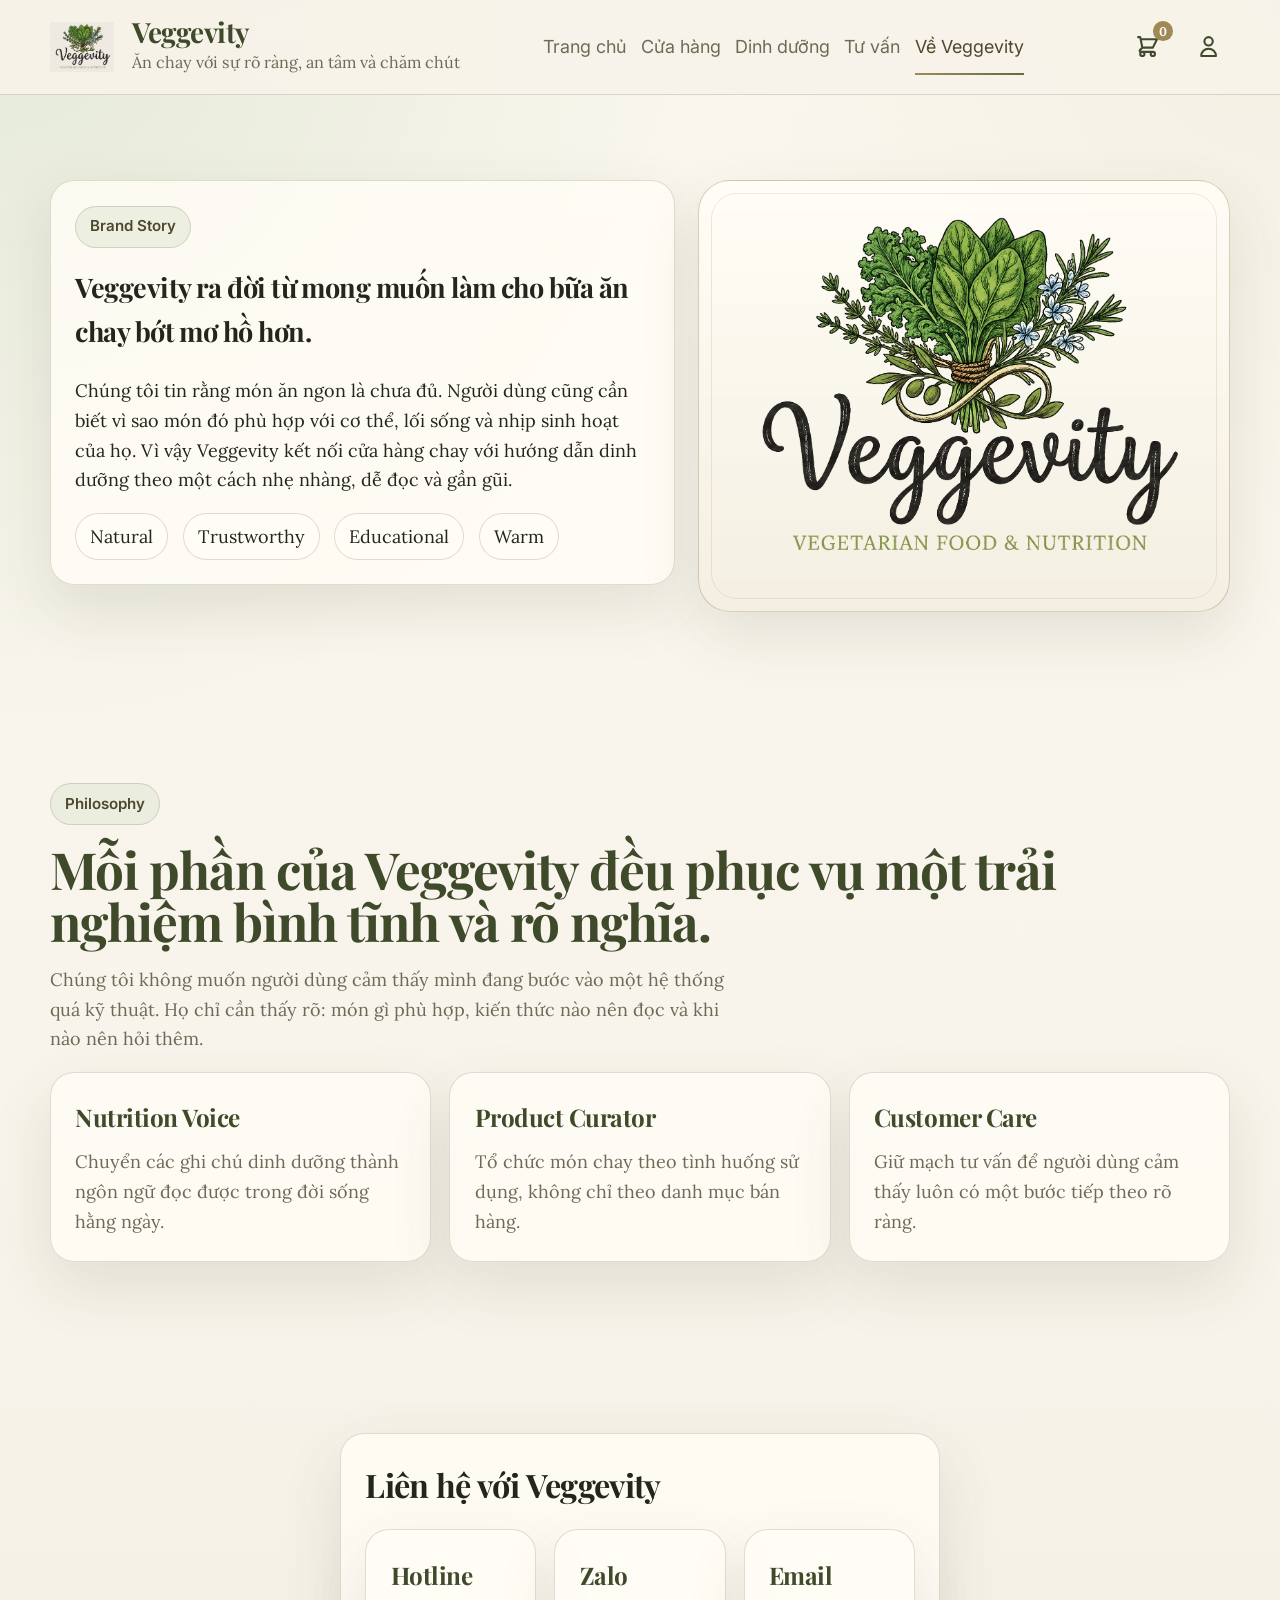
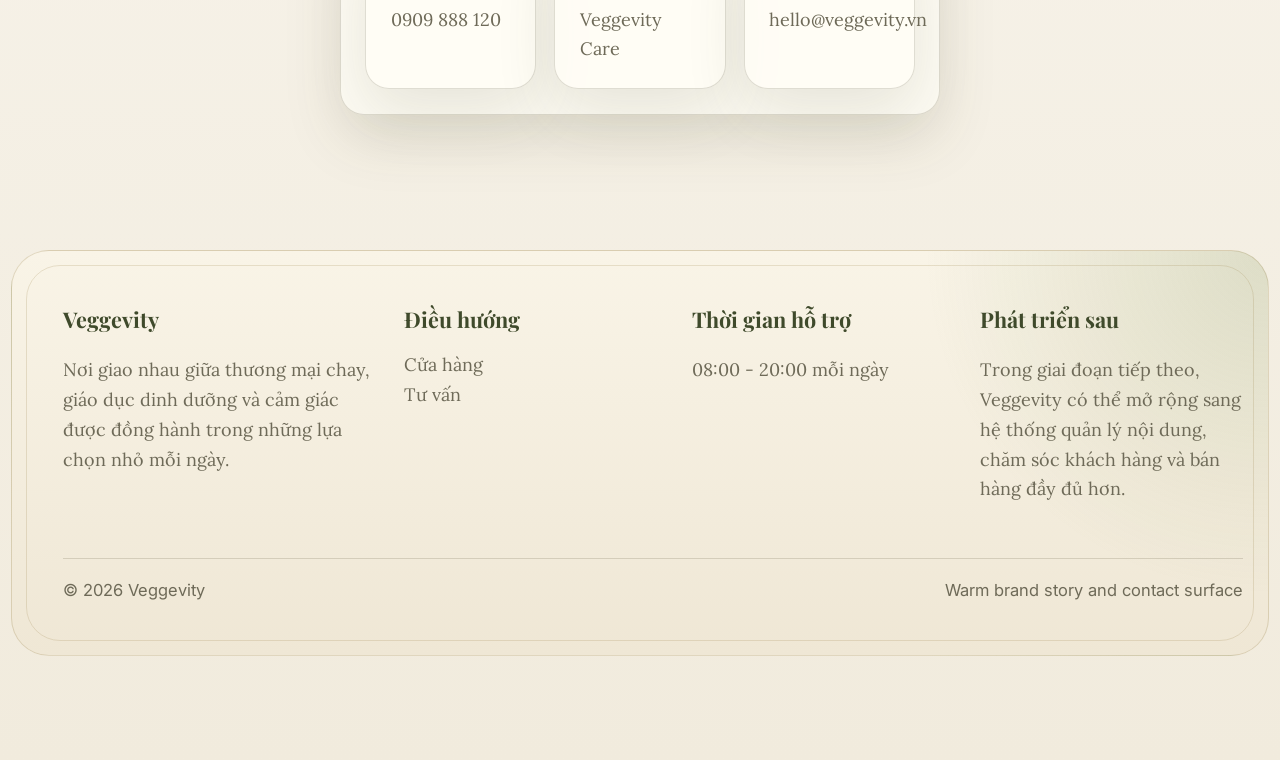
<file: about.html>
<!DOCTYPE html>
<html lang="vi">

<head>
  <meta charset="UTF-8" />
  <meta name="viewport" content="width=device-width, initial-scale=1.0" />
  <title>Về Veggevity | About & Contact</title>
  <meta name="description" content="Câu chuyện thương hiệu, giá trị cốt lõi và các điểm liên hệ của Veggevity." />
  <link rel="preconnect" href="https://fonts.googleapis.com" />
  <link rel="preconnect" href="https://fonts.gstatic.com" crossorigin />
  <link
    href="https://fonts.googleapis.com/css2?family=Inter:wght@400;500;600;700&family=Lora:wght@400;500;600;700&family=Playfair+Display:wght@500;600;700&display=swap"
    rel="stylesheet" />
  <link rel="stylesheet" href="styles.css" />
</head>

<body>
  <header>

    <nav class="site-nav">
      <div class="nav-inner">
        <a class="brand-mark" href="index.html">
          <img class="brand-logo" src="images/logo.png" alt="Logo Veggevity" />
          <div class="brand-text">
            <strong>Veggevity</strong>
            <span>Ăn chay với sự rõ ràng, an tâm và chăm chút</span>
          </div>
        </a>
        <div class="nav-links">
          <a href="index.html">Trang chủ</a>
          <a href="shop.html">Cửa hàng</a>
          <a href="nutrition.html">Dinh dưỡng</a>
          <a href="consultation.html">Tư vấn</a>
          <a class="active" href="about.html">Về Veggevity</a>
        </div>
        <div class="nav-actions">
          <button id="openCartBtn" class="nav-icon-btn">
            <svg width="24" height="24" fill="none" stroke="currentColor" stroke-width="2" viewBox="0 0 24 24">
              <path stroke-linecap="round" stroke-linejoin="round"
                d="M3 3h2l.4 2M7 13h10l4-8H5.4M7 13L5.4 5M7 13l-2.293 2.293c-.63.63-.184 1.707.707 1.707H17m0 0a2 2 0 100 4 2 2 0 000-4zm-8 2a2 2 0 11-4 0 2 2 0 014 0z">
              </path>
            </svg>
            <span id="cartBadge" class="cart-count">0</span>
          </button>
          <div class="user-dropdown">
            <button class="nav-icon-btn user-btn">
              <svg width="24" height="24" fill="none" stroke="currentColor" stroke-width="2" viewBox="0 0 24 24">
                <path stroke-linecap="round" stroke-linejoin="round"
                  d="M16 7a4 4 0 11-8 0 4 4 0 018 0zM12 14a7 7 0 00-7 7h14a7 7 0 00-7-7z"></path>
              </svg>
            </button>
            <div class="dropdown-menu">
              <a href="myorder.html">Đơn hàng của tôi</a>
              <a href="profile.html">Thông tin cá nhân</a>
            </div>
          </div>
        </div>
      </div>
    </nav>
  </header>
  <main>
    <section>
      <div class="about-layout">
        <div class="contact-panel reveal">
          <div class="section-badge">Brand Story</div>
          <h2 style="margin-top: 0">Veggevity ra đời từ mong muốn làm cho bữa ăn chay bớt mơ hồ hơn.</h2>
          <p>
            Chúng tôi tin rằng món ăn ngon là chưa đủ. Người dùng cũng cần biết vì sao món đó phù hợp với cơ thể, lối
            sống và nhịp sinh hoạt của họ. Vì vậy Veggevity kết nối cửa hàng chay với hướng dẫn dinh dưỡng theo một cách
            nhẹ nhàng, dễ đọc và gần gũi.
          </p>
          <div class="chip-row">
            <span class="pill">Natural</span>
            <span class="pill">Trustworthy</span>
            <span class="pill">Educational</span>
            <span class="pill">Warm</span>
          </div>
        </div>
        <div class="logo-panel reveal">
          <img src="images/logo.png" alt="Logo botanical vintage của Veggevity" data-clean-logo />
        </div>
      </div>
    </section>

    <section>
      <div class="container">
        <div class="section-copy reveal">
          <div class="section-badge">Philosophy</div>
          <h2>Mỗi phần của Veggevity đều phục vụ một trải nghiệm bình tĩnh và rõ nghĩa.</h2>
          <p>Chúng tôi không muốn người dùng cảm thấy mình đang bước vào một hệ thống quá kỹ thuật. Họ chỉ cần thấy rõ:
            món gì phù hợp, kiến thức nào nên đọc và khi nào nên hỏi thêm.</p>
        </div>
        <div class="team-grid">
          <article class="team-card reveal">
            <strong>Nutrition Voice</strong>
            <p>Chuyển các ghi chú dinh dưỡng thành ngôn ngữ đọc được trong đời sống hằng ngày.</p>
          </article>
          <article class="team-card reveal">
            <strong>Product Curator</strong>
            <p>Tổ chức món chay theo tình huống sử dụng, không chỉ theo danh mục bán hàng.</p>
          </article>
          <article class="team-card reveal">
            <strong>Customer Care</strong>
            <p>Giữ mạch tư vấn để người dùng cảm thấy luôn có một bước tiếp theo rõ ràng.</p>
          </article>
        </div>
      </div>
    </section>

    <section>
      <div class="contact-layout">
        <div class="contact-panel reveal">
          <strong class="display" style="font-size: 1.8rem">Liên hệ với Veggevity</strong>
          <div class="contact-grid" style="margin-top: 1rem">
            <article class="contact-card">
              <strong>Hotline</strong>
              <p>0909 888 120</p>
            </article>
            <article class="contact-card">
              <strong>Zalo</strong>
              <p>Veggevity Care</p>
            </article>
            <article class="contact-card">
              <strong>Email</strong>
              <p>hello@veggevity.vn</p>
            </article>
          </div>
        </div>
        <!-- <div class="contact-panel reveal">
            <strong class="display" style="font-size: 1.5rem">Biểu mẫu liên hệ</strong>
            <div class="field">
              <label for="contact-name">Họ tên</label>
              <input id="contact-name" type="text" placeholder="Tên của bạn" />
            </div>
            <div class="field">
              <label for="contact-message">Nội dung</label>
              <textarea id="contact-message" rows="5" placeholder="Bạn muốn Veggevity hỗ trợ điều gì?"></textarea>
            </div>
            <button class="button button-primary" type="button">Gửi liên hệ</button>
            <p style="color: var(--muted)">Biểu mẫu này hiện đóng vai trò placeholder để minh họa cách thương hiệu tiếp nhận liên hệ trước khi kết nối tới hệ thống chăm sóc chính thức.</p>
          </div> -->
      </div>
    </section>
  </main>
  <footer class="footer">
    <div class="footer-shell">
      <div class="footer-grid">
        <div>
          <strong>Veggevity</strong>
          <p>Nơi giao nhau giữa thương mại chay, giáo dục dinh dưỡng và cảm giác được đồng hành trong những lựa chọn nhỏ
            mỗi ngày.</p>
        </div>
        <div>
          <strong>Điều hướng</strong>
          <a href="shop.html">Cửa hàng</a><br />
          <a href="consultation.html">Tư vấn</a>
        </div>
        <div>
          <strong>Thời gian hỗ trợ</strong>
          <p>08:00 - 20:00 mỗi ngày</p>
        </div>
        <div>
          <strong>Phát triển sau</strong>
          <p>Trong giai đoạn tiếp theo, Veggevity có thể mở rộng sang hệ thống quản lý nội dung, chăm sóc khách hàng và
            bán hàng đầy đủ hơn.</p>
        </div>
      </div>
      <div class="footer-bottom">
        <span>© 2026 Veggevity</span>
        <span>Warm brand story and contact surface</span>
      </div>
    </div>
  </footer>
  <script src="script.js"></script>
</body>

</html>
</file>
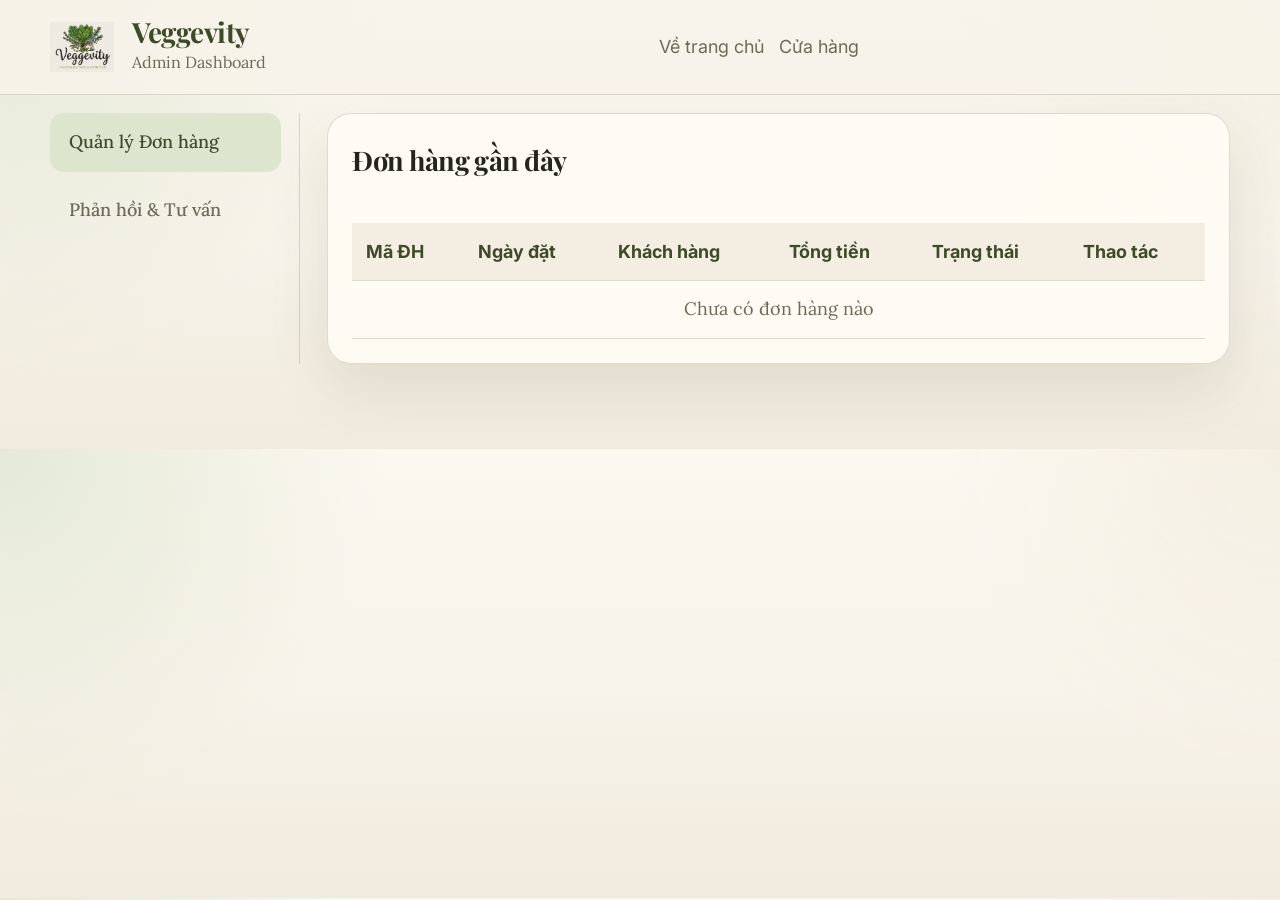
<file: admin.html>
<!DOCTYPE html>
<html lang="vi">
<head>
  <meta charset="UTF-8" />
  <meta name="viewport" content="width=device-width, initial-scale=1.0" />
  <title>Admin Dashboard | Veggevity</title>
  <link rel="preconnect" href="https://fonts.googleapis.com" />
  <link rel="preconnect" href="https://fonts.gstatic.com" crossorigin />
  <link
    href="https://fonts.googleapis.com/css2?family=Inter:wght@400;500;600;700&family=Lora:wght@400;500;600;700&family=Playfair+Display:wght@500;600;700&display=swap"
    rel="stylesheet"
  />
  <link rel="stylesheet" href="styles.css" />
</head>
<body>
  <header>
    <nav class="site-nav">
      <div class="nav-inner">
        <a class="brand-mark" href="index.html">
          <img class="brand-logo" src="images/logo.png" alt="Logo Veggevity" />
          <div class="brand-text">
            <strong>Veggevity</strong>
            <span>Admin Dashboard</span>
          </div>
        </a>
        <div class="nav-links">
          <a href="index.html">Về trang chủ</a>
          <a href="shop.html">Cửa hàng</a>
        </div>
      </div>
    </nav>
  </header>
  <main>
    <section style="padding-top: 1rem;">
      <div class="container admin-layout">
        <aside class="admin-sidebar">
          <div class="admin-nav">
            <button class="active" data-admin-tab="orders">Quản lý Đơn hàng</button>
            <button data-admin-tab="feedbacks">Phản hồi & Tư vấn</button>
          </div>
        </aside>
        <div class="admin-content">
          <div id="adminOrders" class="admin-section active tool-panel">
            <h2>Đơn hàng gần đây</h2>
            <div style="overflow-x: auto;">
              <table class="admin-table">
                <thead>
                  <tr>
                    <th>Mã ĐH</th>
                    <th>Ngày đặt</th>
                    <th>Khách hàng</th>
                    <th>Tổng tiền</th>
                    <th>Trạng thái</th>
                    <th>Thao tác</th>
                  </tr>
                </thead>
                <tbody id="adminOrdersList">
                  <!-- Orders rendered here -->
                </tbody>
              </table>
            </div>
          </div>
          <div id="adminFeedbacks" class="admin-section tool-panel">
            <h2>Lịch sử Yêu cầu Tư vấn</h2>
            <div style="overflow-x: auto;">
              <table class="admin-table">
                <thead>
                  <tr>
                    <th>Người gửi</th>
                    <th>Nhu cầu</th>
                    <th>Mục tiêu</th>
                    <th>Lời nhắn</th>
                    <th>Thời gian</th>
                  </tr>
                </thead>
                <tbody id="adminFeedbacksList">
                  <!-- Feedbacks rendered here -->
                </tbody>
              </table>
            </div>
          </div>
        </div>
      </div>
    </section>
  </main>

  <!-- Order Details Modal -->
  <div id="orderModal" style="position: fixed; top: 0; left: 0; width: 100vw; height: 100vh; background: rgba(36, 37, 28, 0.8); z-index: 200; display: none; align-items: center; justify-content: center;">
    <div class="tool-panel" style="max-width: 500px; width: 100%; max-height: 90vh; overflow-y: auto; padding: 2rem; position: relative;">
      <button onclick="document.getElementById('orderModal').style.display='none'" style="position: absolute; top: 1rem; right: 1rem; background: transparent; border: none; font-size: 1.5rem; cursor: pointer; color: var(--muted);">&times;</button>
      <h2 style="margin-top: 0; color: var(--primary-deep);">Chi tiết đơn hàng</h2>
      <div id="orderDetailsContent" style="margin-top: 1rem;">
        <!-- Order details populated via JS -->
      </div>
    </div>
  </div>

  <script src="script.js"></script>
</body>
</html>
</file>
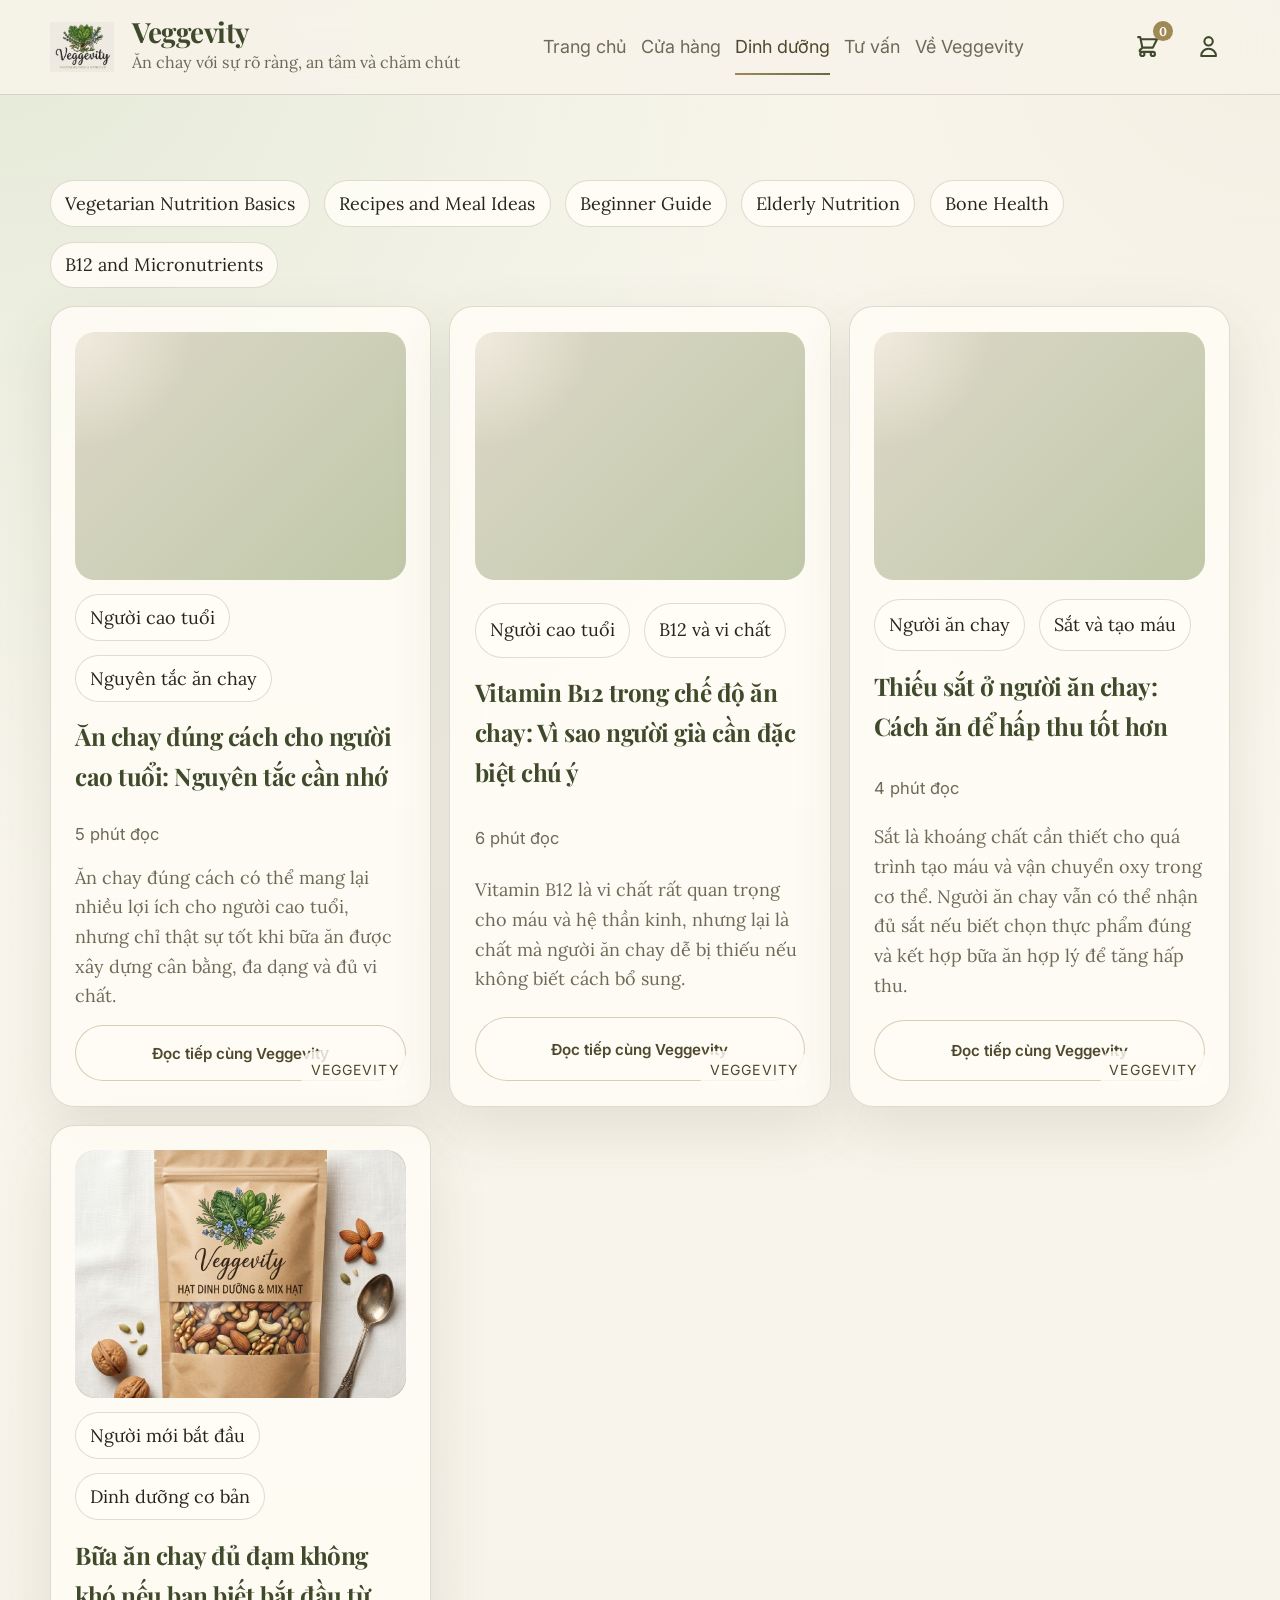
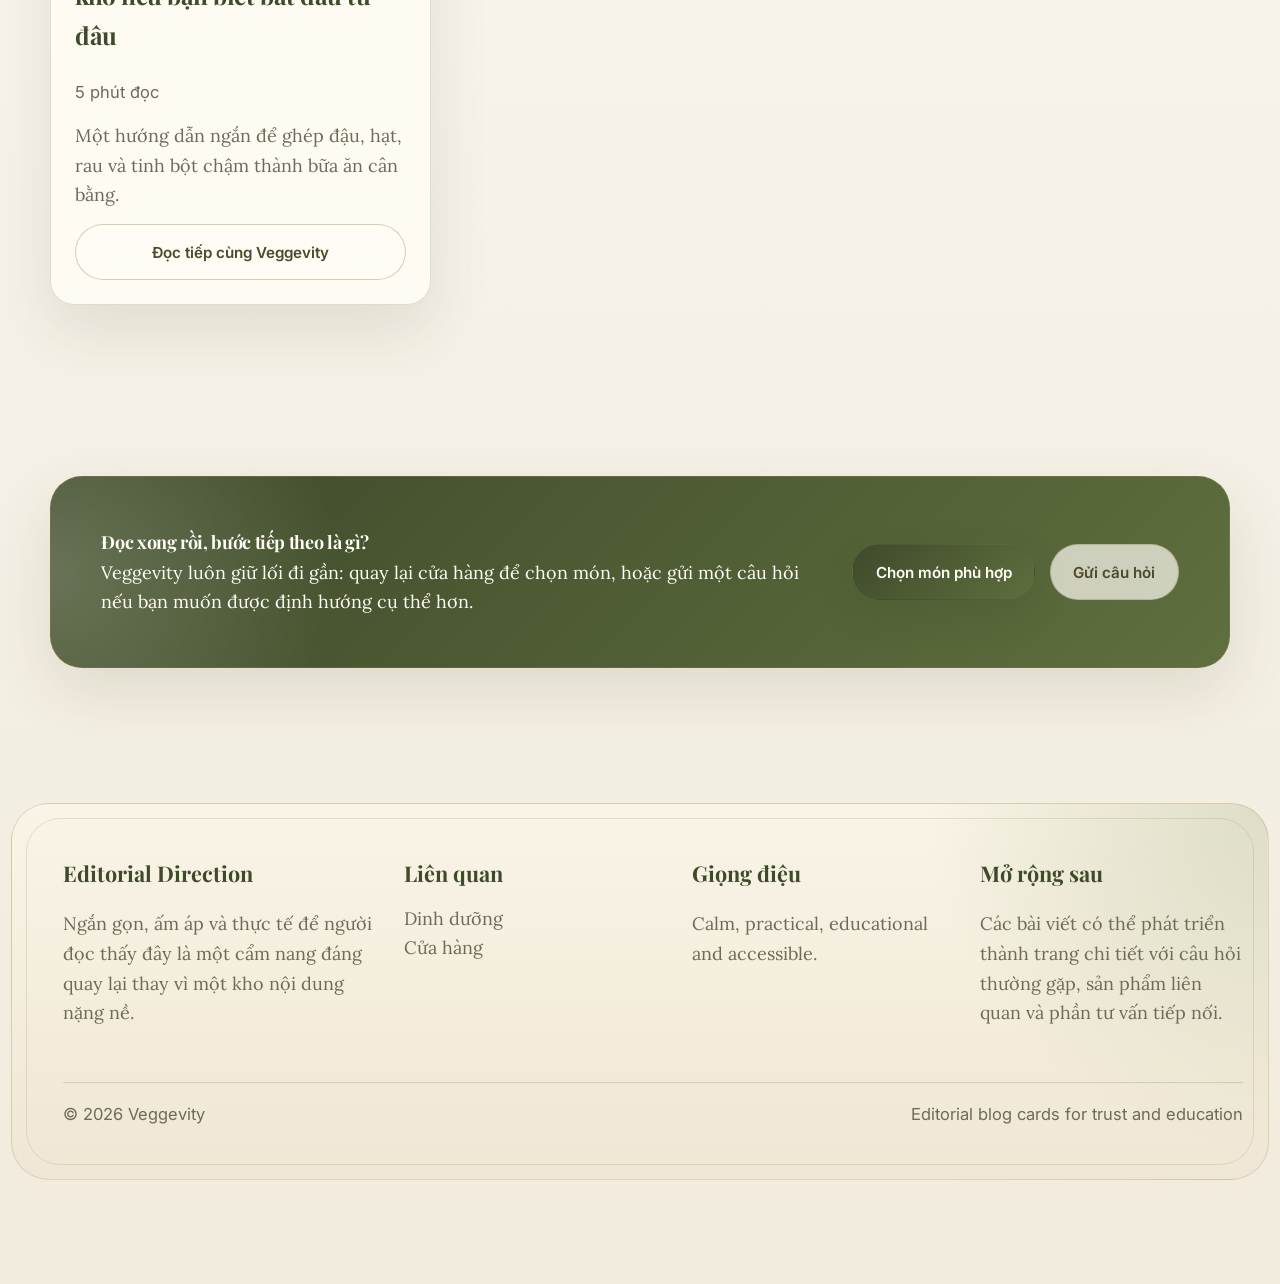
<file: blog.html>
<!DOCTYPE html>
<html lang="vi">
  <head>
    <meta charset="UTF-8" />
    <meta name="viewport" content="width=device-width, initial-scale=1.0" />
    <title>Kiến thức | Veggevity</title>
    <meta name="description" content="Veggevity chia sẻ các bài viết ngắn về dinh dưỡng chay, món ăn dễ bắt đầu và gợi ý cho người lớn tuổi." />
    <link rel="preconnect" href="https://fonts.googleapis.com" />
    <link rel="preconnect" href="https://fonts.gstatic.com" crossorigin />
    <link
      href="https://fonts.googleapis.com/css2?family=Inter:wght@400;500;600;700&family=Lora:wght@400;500;600;700&family=Playfair+Display:wght@500;600;700&display=swap"
      rel="stylesheet"
    />
    <link rel="stylesheet" href="styles.css" />
  </head>
  <body>
    <header>

      <nav class="site-nav">
        <div class="nav-inner">
          <a class="brand-mark" href="index.html">
            <img class="brand-logo" src="images/logo.png" alt="Logo Veggevity" />
            <div class="brand-text">
              <strong>Veggevity</strong>
              <span>Ăn chay với sự rõ ràng, an tâm và chăm chút</span>
            </div>
          </a>
          <div class="nav-links">
            <a href="index.html">Trang chủ</a>
            <a href="shop.html">Cửa hàng</a>
            <a class="active" href="nutrition.html">Dinh dưỡng</a>
            <a href="consultation.html">Tư vấn</a>
            <a href="about.html">Về Veggevity</a>
          </div>
          <div class="nav-actions">
            <button id="openCartBtn" class="nav-icon-btn">
              <svg width="24" height="24" fill="none" stroke="currentColor" stroke-width="2" viewBox="0 0 24 24"><path stroke-linecap="round" stroke-linejoin="round" d="M3 3h2l.4 2M7 13h10l4-8H5.4M7 13L5.4 5M7 13l-2.293 2.293c-.63.63-.184 1.707.707 1.707H17m0 0a2 2 0 100 4 2 2 0 000-4zm-8 2a2 2 0 11-4 0 2 2 0 014 0z"></path></svg>
              <span id="cartBadge" class="cart-count">0</span>
            </button>
            <div class="user-dropdown">
              <button class="nav-icon-btn user-btn">
                <svg width="24" height="24" fill="none" stroke="currentColor" stroke-width="2" viewBox="0 0 24 24"><path stroke-linecap="round" stroke-linejoin="round" d="M16 7a4 4 0 11-8 0 4 4 0 018 0zM12 14a7 7 0 00-7 7h14a7 7 0 00-7-7z"></path></svg>
              </button>
              <div class="dropdown-menu">
                <a href="myorder.html">Đơn hàng của tôi</a>
                <a href="profile.html">Thông tin cá nhân</a>
              </div>
            </div>
          </div>
        </div>
      </nav>
    </header>
    <main>
      <section>
        <div class="container">
          <div class="chip-row" style="margin-bottom: 1rem">
            <span class="pill">Vegetarian Nutrition Basics</span>
            <span class="pill">Recipes and Meal Ideas</span>
            <span class="pill">Beginner Guide</span>
            <span class="pill">Elderly Nutrition</span>
            <span class="pill">Bone Health</span>
            <span class="pill">B12 and Micronutrients</span>
          </div>
          <div class="article-grid" data-blog-grid="blog"></div>
        </div>
      </section>
      <section>
        <div class="container">
          <div class="cta-band reveal">
            <div>
              <strong class="display">Đọc xong rồi, bước tiếp theo là gì?</strong>
              <p>Veggevity luôn giữ lối đi gần: quay lại cửa hàng để chọn món, hoặc gửi một câu hỏi nếu bạn muốn được định hướng cụ thể hơn.</p>
            </div>
            <div class="contact-actions">
              <a class="button button-primary" href="shop.html">Chọn món phù hợp</a>
              <a class="button button-secondary" href="consultation.html">Gửi câu hỏi</a>
            </div>
          </div>
        </div>
      </section>
    </main>
    <footer class="footer">
      <div class="footer-shell">
        <div class="footer-grid">
          <div>
            <strong>Editorial Direction</strong>
            <p>Ngắn gọn, ấm áp và thực tế để người đọc thấy đây là một cẩm nang đáng quay lại thay vì một kho nội dung nặng nề.</p>
          </div>
          <div>
            <strong>Liên quan</strong>
            <a href="nutrition.html">Dinh dưỡng</a><br />
            <a href="shop.html">Cửa hàng</a>
          </div>
          <div>
            <strong>Giọng điệu</strong>
            <p>Calm, practical, educational and accessible.</p>
          </div>
          <div>
            <strong>Mở rộng sau</strong>
            <p>Các bài viết có thể phát triển thành trang chi tiết với câu hỏi thường gặp, sản phẩm liên quan và phần tư vấn tiếp nối.</p>
          </div>
        </div>
        <div class="footer-bottom">
          <span>© 2026 Veggevity</span>
          <span>Editorial blog cards for trust and education</span>
        </div>
      </div>
    </footer>
    <script src="script.js"></script>
  </body>
</html>
</file>
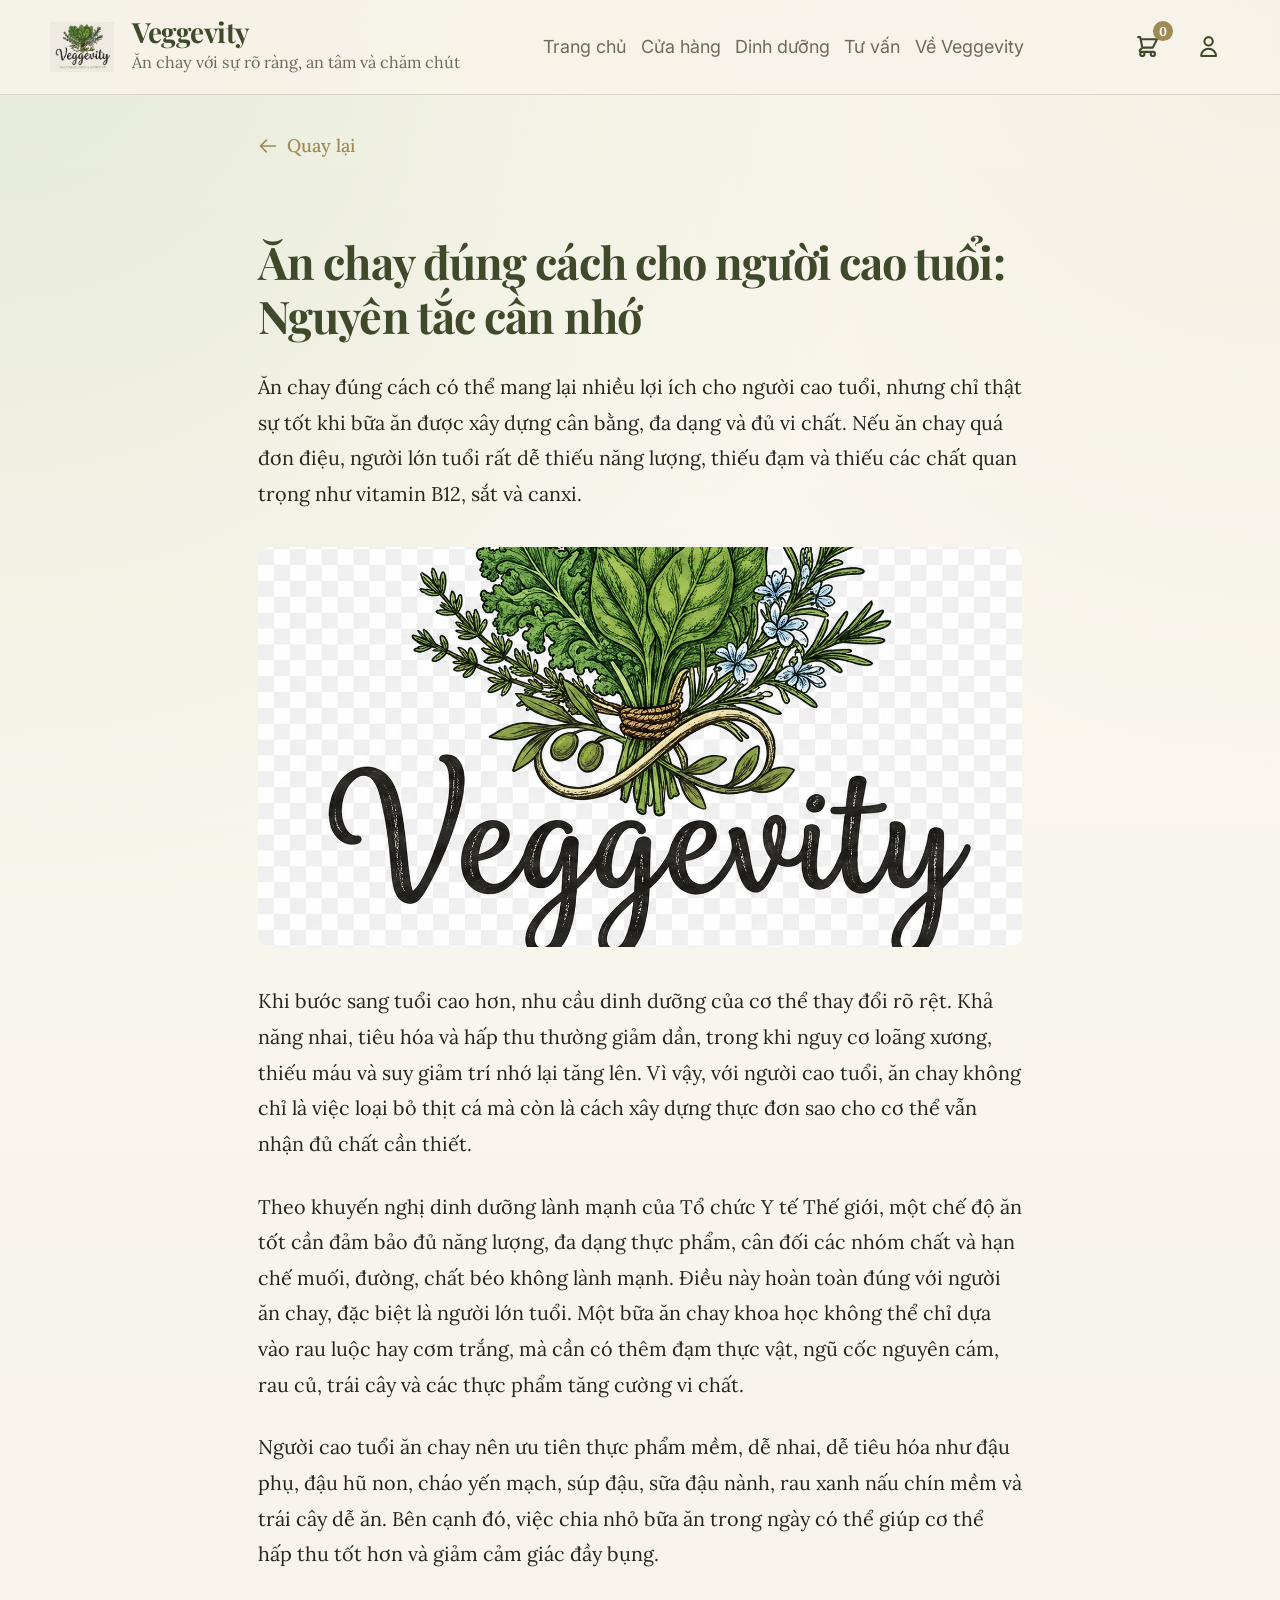
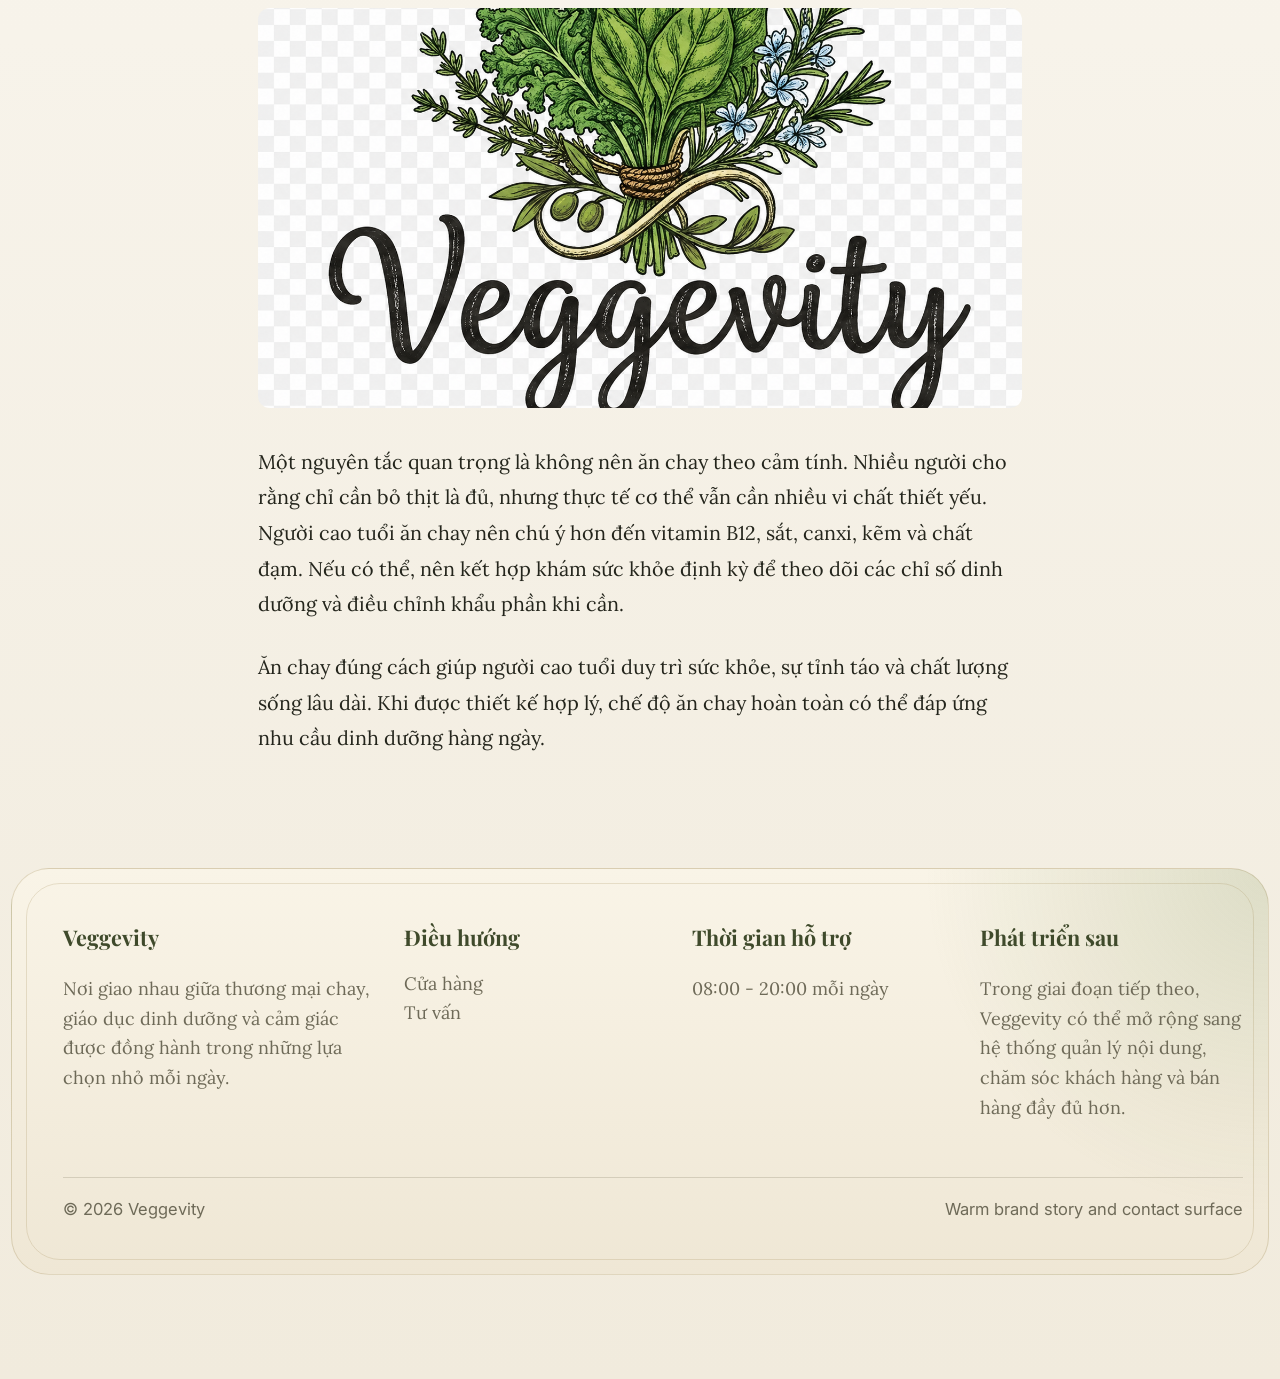
<file: blog1.html>
<!DOCTYPE html>
<html lang="vi">

<head>
  <meta charset="UTF-8" />
  <meta name="viewport" content="width=device-width, initial-scale=1.0" />
  <title>Ăn chay đúng cách cho người cao tuổi: Nguyên tắc cần nhớ | Veggevity</title>
  <meta name="description" content="Nguyên tắc ăn chay đúng cách cho người cao tuổi." />
  <link rel="preconnect" href="https://fonts.googleapis.com" />
  <link rel="preconnect" href="https://fonts.gstatic.com" crossorigin />
  <link
    href="https://fonts.googleapis.com/css2?family=Inter:wght@400;500;600;700&family=Lora:wght@400;500;600;700&family=Playfair+Display:wght@500;600;700&display=swap"
    rel="stylesheet" />
  <link rel="stylesheet" href="styles.css" />
  <style>
    .blog-content {
      max-width: 800px;
      margin: 0 auto;
      padding: 2rem 1rem;
    }

    .blog-content h1 {
      font-size: 2.5rem;
      color: var(--primary-deep);
      margin-bottom: 1.5rem;
      font-family: "Playfair Display", serif;
      line-height: 1.2;
    }

    .blog-content p {
      font-size: 1.1rem;
      line-height: 1.8;
      color: var(--text);
      margin-bottom: 1.5rem;
    }

    .blog-image {
      width: 100%;
      border-radius: 12px;
      margin: 2rem 0;
      object-fit: cover;
      max-height: 400px;
    }

    .back-link {
      display: inline-flex;
      align-items: center;
      gap: 0.5rem;
      color: var(--accent);
      text-decoration: none;
      font-weight: 500;
      margin-bottom: 2rem;
    }

    .back-link:hover {
      text-decoration: underline;
    }
  </style>
</head>

<body>
  <header>
    <nav class="site-nav">
      <div class="nav-inner">
        <a class="brand-mark" href="index.html">
          <img class="brand-logo" src="images/logo.png" alt="Logo Veggevity" />
          <div class="brand-text">
            <strong>Veggevity</strong>
            <span>Ăn chay với sự rõ ràng, an tâm và chăm chút</span>
          </div>
        </a>
        <div class="nav-links">
          <a href="index.html">Trang chủ</a>
          <a href="shop.html">Cửa hàng</a>
          <a href="nutrition.html">Dinh dưỡng</a>
          <a href="consultation.html">Tư vấn</a>
          <a href="about.html">Về Veggevity</a>
        </div>
        <div class="nav-actions">
          <button id="openCartBtn" class="nav-icon-btn">
            <svg width="24" height="24" fill="none" stroke="currentColor" stroke-width="2" viewBox="0 0 24 24">
              <path stroke-linecap="round" stroke-linejoin="round"
                d="M3 3h2l.4 2M7 13h10l4-8H5.4M7 13L5.4 5M7 13l-2.293 2.293c-.63.63-.184 1.707.707 1.707H17m0 0a2 2 0 100 4 2 2 0 000-4zm-8 2a2 2 0 11-4 0 2 2 0 014 0z">
              </path>
            </svg>
            <span id="cartBadge" class="cart-count">0</span>
          </button>
          <div class="user-dropdown">
            <button class="nav-icon-btn user-btn">
              <svg width="24" height="24" fill="none" stroke="currentColor" stroke-width="2" viewBox="0 0 24 24">
                <path stroke-linecap="round" stroke-linejoin="round"
                  d="M16 7a4 4 0 11-8 0 4 4 0 018 0zM12 14a7 7 0 00-7 7h14a7 7 0 00-7-7z"></path>
              </svg>
            </button>
            <div class="dropdown-menu">
              <a href="myorder.html">Đơn hàng của tôi</a>
              <a href="profile.html">Thông tin cá nhân</a>
            </div>
          </div>
        </div>
      </div>
    </nav>
  </header>
  <main>
    <section class="blog-content reveal">
      <a href="index.html" class="back-link">
        <svg width="20" height="20" fill="none" stroke="currentColor" stroke-width="2" viewBox="0 0 24 24">
          <path stroke-linecap="round" stroke-linejoin="round" d="M10 19l-7-7m0 0l7-7m-7 7h18"></path>
        </svg>
        Quay lại
      </a>

      <h1>Ăn chay đúng cách cho người cao tuổi: Nguyên tắc cần nhớ</h1>

      <p>Ăn chay đúng cách có thể mang lại nhiều lợi ích cho người cao tuổi, nhưng chỉ thật sự tốt khi bữa ăn được xây
        dựng cân bằng, đa dạng và đủ vi chất. Nếu ăn chay quá đơn điệu, người lớn tuổi rất dễ thiếu năng lượng, thiếu
        đạm và thiếu các chất quan trọng như vitamin B12, sắt và canxi.</p>

      <img src="https://i.pinimg.com/1200x/ae/bc/cf/aebccf38752835a04cf7d21cf7fa619e.jpg"
        alt="Ảnh minh họa món ăn chay cho người cao tuổi" class="blog-image reveal"
        onerror="this.onerror=null;this.src='images/logo.png';" />

      <p>Khi bước sang tuổi cao hơn, nhu cầu dinh dưỡng của cơ thể thay đổi rõ rệt. Khả năng nhai, tiêu hóa và hấp thu
        thường giảm dần, trong khi nguy cơ loãng xương, thiếu máu và suy giảm trí nhớ lại tăng lên. Vì vậy, với người
        cao tuổi, ăn chay không chỉ là việc loại bỏ thịt cá mà còn là cách xây dựng thực đơn sao cho cơ thể vẫn nhận đủ
        chất cần thiết.</p>

      <p>Theo khuyến nghị dinh dưỡng lành mạnh của Tổ chức Y tế Thế giới, một chế độ ăn tốt cần đảm bảo đủ năng lượng,
        đa dạng thực phẩm, cân đối các nhóm chất và hạn chế muối, đường, chất béo không lành mạnh. Điều này hoàn toàn
        đúng với người ăn chay, đặc biệt là người lớn tuổi. Một bữa ăn chay khoa học không thể chỉ dựa vào rau luộc hay
        cơm trắng, mà cần có thêm đạm thực vật, ngũ cốc nguyên cám, rau củ, trái cây và các thực phẩm tăng cường vi
        chất.</p>

      <p>Người cao tuổi ăn chay nên ưu tiên thực phẩm mềm, dễ nhai, dễ tiêu hóa như đậu phụ, đậu hũ non, cháo yến mạch,
        súp đậu, sữa đậu nành, rau xanh nấu chín mềm và trái cây dễ ăn. Bên cạnh đó, việc chia nhỏ bữa ăn trong ngày có
        thể giúp cơ thể hấp thu tốt hơn và giảm cảm giác đầy bụng.</p>

      <img src="https://i.pinimg.com/736x/ca/70/5b/ca705bdf8823d11b2a50806dc873462a.jpg"
        alt="Cơm gạo lứt ngũ sắc đầy đủ dưỡng chất" class="blog-image reveal"
        onerror="this.onerror=null;this.src='images/logo.png';" />

      <p>Một nguyên tắc quan trọng là không nên ăn chay theo cảm tính. Nhiều người cho rằng chỉ cần bỏ thịt là đủ, nhưng
        thực tế cơ thể vẫn cần nhiều vi chất thiết yếu. Người cao tuổi ăn chay nên chú ý hơn đến vitamin B12, sắt,
        canxi, kẽm và chất đạm. Nếu có thể, nên kết hợp khám sức khỏe định kỳ để theo dõi các chỉ số dinh dưỡng và điều
        chỉnh khẩu phần khi cần.</p>

      <p>Ăn chay đúng cách giúp người cao tuổi duy trì sức khỏe, sự tỉnh táo và chất lượng sống lâu dài. Khi được thiết
        kế hợp lý, chế độ ăn chay hoàn toàn có thể đáp ứng nhu cầu dinh dưỡng hàng ngày.</p>

    </section>
  </main>

  <footer class="footer">
    <div class="footer-shell">
      <div class="footer-grid">
        <div>
          <strong>Veggevity</strong>
          <p>Nơi giao nhau giữa thương mại chay, giáo dục dinh dưỡng và cảm giác được đồng hành trong những lựa chọn nhỏ
            mỗi ngày.</p>
        </div>
        <div>
          <strong>Điều hướng</strong>
          <a href="shop.html">Cửa hàng</a><br />
          <a href="consultation.html">Tư vấn</a>
        </div>
        <div>
          <strong>Thời gian hỗ trợ</strong>
          <p>08:00 - 20:00 mỗi ngày</p>
        </div>
        <div>
          <strong>Phát triển sau</strong>
          <p>Trong giai đoạn tiếp theo, Veggevity có thể mở rộng sang hệ thống quản lý nội dung, chăm sóc khách hàng và
            bán hàng đầy đủ hơn.</p>
        </div>
      </div>
      <div class="footer-bottom">
        <span>© 2026 Veggevity</span>
        <span>Warm brand story and contact surface</span>
      </div>
    </div>
  </footer>
  <script src="script.js"></script>
</body>

</html>
</file>
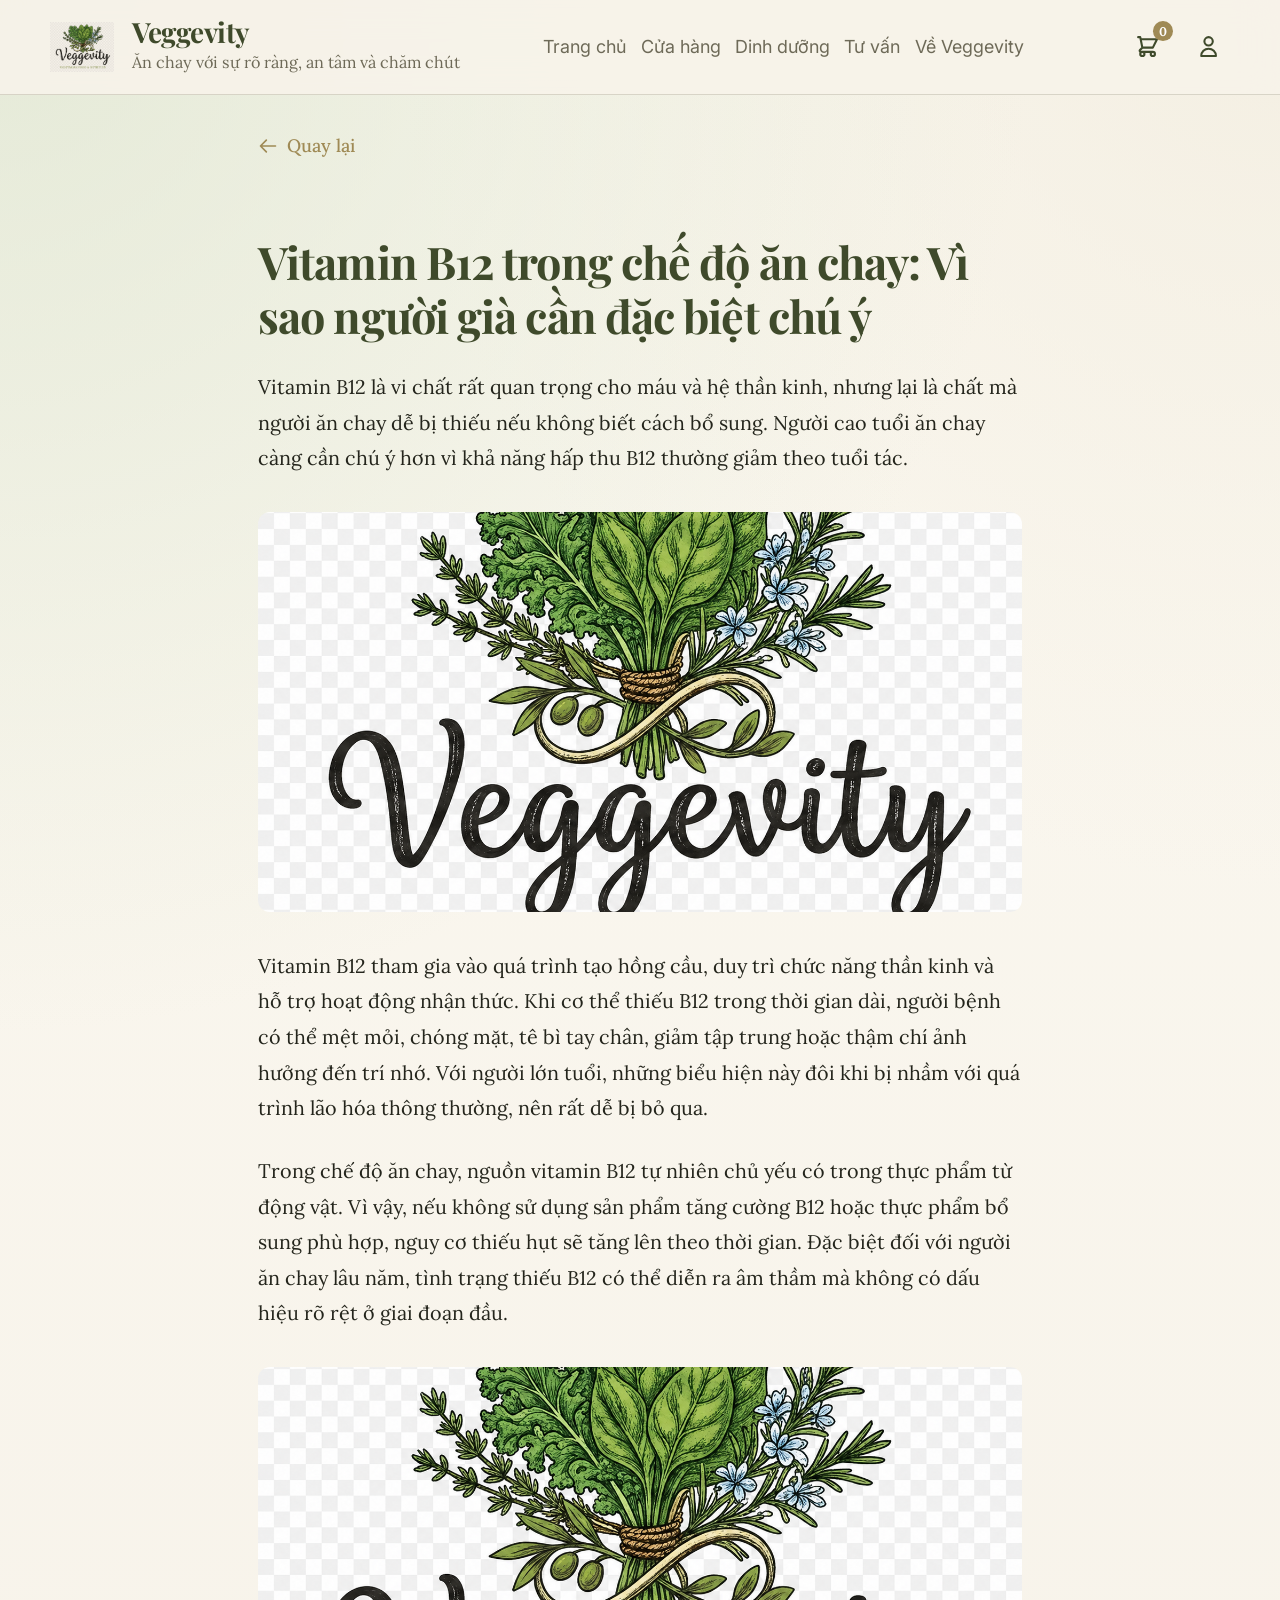
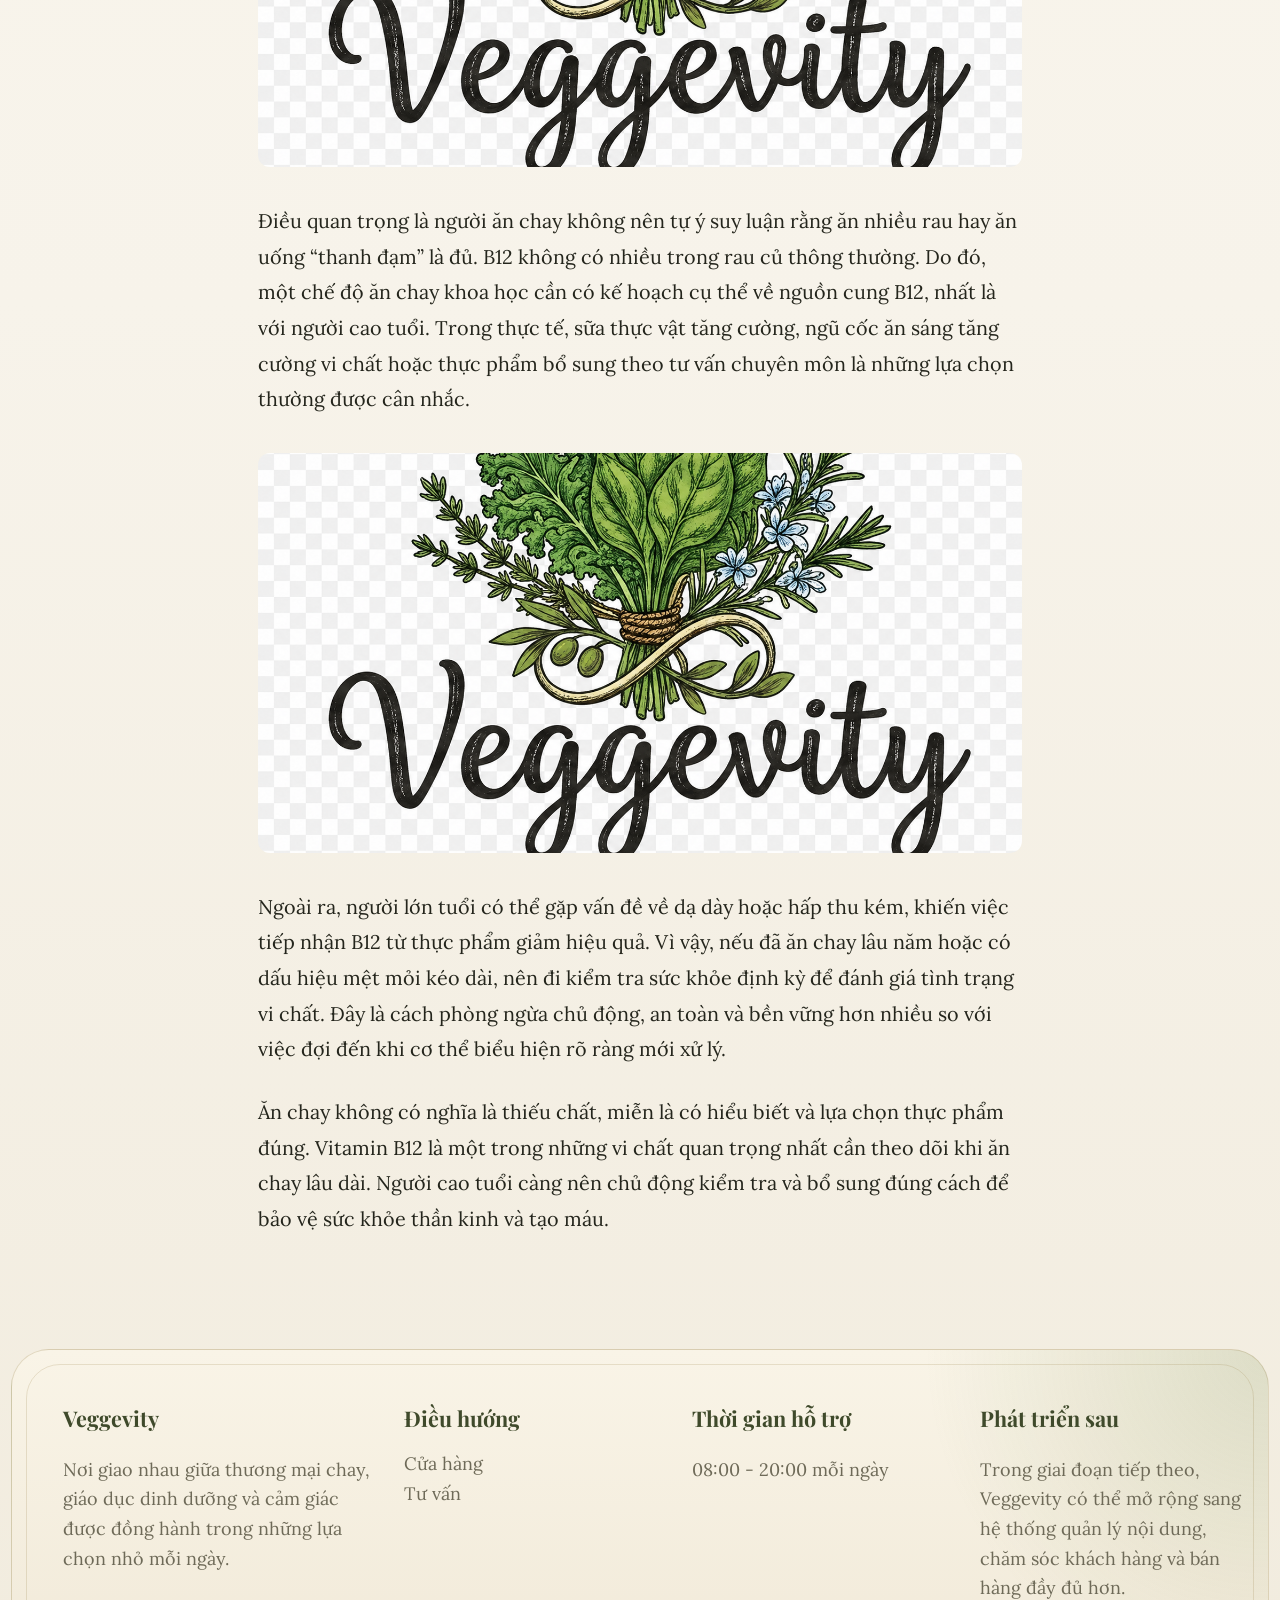
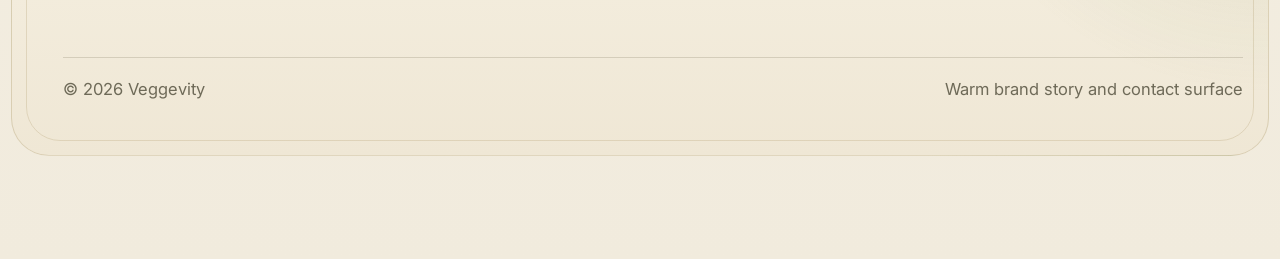
<file: blog2.html>
<!DOCTYPE html>
<html lang="vi">

<head>
  <meta charset="UTF-8" />
  <meta name="viewport" content="width=device-width, initial-scale=1.0" />
  <title>Vitamin B12 trong chế độ ăn chay: Vì sao người già cần đặc biệt chú ý | Veggevity</title>
  <meta name="description" content="Tầm quan trọng của Vitamin B12 đối với người cao tuổi ăn chay." />
  <link rel="preconnect" href="https://fonts.googleapis.com" />
  <link rel="preconnect" href="https://fonts.gstatic.com" crossorigin />
  <link
    href="https://fonts.googleapis.com/css2?family=Inter:wght@400;500;600;700&family=Lora:wght@400;500;600;700&family=Playfair+Display:wght@500;600;700&display=swap"
    rel="stylesheet" />
  <link rel="stylesheet" href="styles.css" />
  <style>
    .blog-content {
      max-width: 800px;
      margin: 0 auto;
      padding: 2rem 1rem;
    }

    .blog-content h1 {
      font-size: 2.5rem;
      color: var(--primary-deep);
      margin-bottom: 1.5rem;
      font-family: "Playfair Display", serif;
      line-height: 1.2;
    }

    .blog-content p {
      font-size: 1.1rem;
      line-height: 1.8;
      color: var(--text);
      margin-bottom: 1.5rem;
    }

    .blog-image {
      width: 100%;
      border-radius: 12px;
      margin: 2rem 0;
      object-fit: cover;
      max-height: 400px;
    }

    .back-link {
      display: inline-flex;
      align-items: center;
      gap: 0.5rem;
      color: var(--accent);
      text-decoration: none;
      font-weight: 500;
      margin-bottom: 2rem;
    }

    .back-link:hover {
      text-decoration: underline;
    }
  </style>
</head>

<body>
  <header>
    <nav class="site-nav">
      <div class="nav-inner">
        <a class="brand-mark" href="index.html">
          <img class="brand-logo" src="images/logo.png" alt="Logo Veggevity" />
          <div class="brand-text">
            <strong>Veggevity</strong>
            <span>Ăn chay với sự rõ ràng, an tâm và chăm chút</span>
          </div>
        </a>
        <div class="nav-links">
          <a href="index.html">Trang chủ</a>
          <a href="shop.html">Cửa hàng</a>
          <a href="nutrition.html">Dinh dưỡng</a>
          <a href="consultation.html">Tư vấn</a>
          <a href="about.html">Về Veggevity</a>
        </div>
        <div class="nav-actions">
          <button id="openCartBtn" class="nav-icon-btn">
            <svg width="24" height="24" fill="none" stroke="currentColor" stroke-width="2" viewBox="0 0 24 24">
              <path stroke-linecap="round" stroke-linejoin="round"
                d="M3 3h2l.4 2M7 13h10l4-8H5.4M7 13L5.4 5M7 13l-2.293 2.293c-.63.63-.184 1.707.707 1.707H17m0 0a2 2 0 100 4 2 2 0 000-4zm-8 2a2 2 0 11-4 0 2 2 0 014 0z">
              </path>
            </svg>
            <span id="cartBadge" class="cart-count">0</span>
          </button>
          <div class="user-dropdown">
            <button class="nav-icon-btn user-btn">
              <svg width="24" height="24" fill="none" stroke="currentColor" stroke-width="2" viewBox="0 0 24 24">
                <path stroke-linecap="round" stroke-linejoin="round"
                  d="M16 7a4 4 0 11-8 0 4 4 0 018 0zM12 14a7 7 0 00-7 7h14a7 7 0 00-7-7z"></path>
              </svg>
            </button>
            <div class="dropdown-menu">
              <a href="myorder.html">Đơn hàng của tôi</a>
              <a href="profile.html">Thông tin cá nhân</a>
            </div>
          </div>
        </div>
      </div>
    </nav>
  </header>
  <main>
    <section class="blog-content reveal">
      <a href="index.html" class="back-link">
        <svg width="20" height="20" fill="none" stroke="currentColor" stroke-width="2" viewBox="0 0 24 24">
          <path stroke-linecap="round" stroke-linejoin="round" d="M10 19l-7-7m0 0l7-7m-7 7h18"></path>
        </svg>
        Quay lại
      </a>

      <h1>Vitamin B12 trong chế độ ăn chay: Vì sao người già cần đặc biệt chú ý</h1>

      <p>Vitamin B12 là vi chất rất quan trọng cho máu và hệ thần kinh, nhưng lại là chất mà người ăn chay dễ bị thiếu
        nếu không biết cách bổ sung. Người cao tuổi ăn chay càng cần chú ý hơn vì khả năng hấp thu B12 thường giảm theo
        tuổi tác.</p>

      <img src="https://i.pinimg.com/1200x/a1/24/25/a124251a5f7e44840996f2c102e66211.jpg" alt="Ảnh minh họa 1"
        class="blog-image reveal" onerror="this.onerror=null;this.src='images/logo.png';" />

      <p>Vitamin B12 tham gia vào quá trình tạo hồng cầu, duy trì chức năng thần kinh và hỗ trợ hoạt động nhận thức. Khi
        cơ thể thiếu B12 trong thời gian dài, người bệnh có thể mệt mỏi, chóng mặt, tê bì tay chân, giảm tập trung hoặc
        thậm chí ảnh hưởng đến trí nhớ. Với người lớn tuổi, những biểu hiện này đôi khi bị nhầm với quá trình lão hóa
        thông thường, nên rất dễ bị bỏ qua.</p>

      <p>Trong chế độ ăn chay, nguồn vitamin B12 tự nhiên chủ yếu có trong thực phẩm từ động vật. Vì vậy, nếu không sử
        dụng sản phẩm tăng cường B12 hoặc thực phẩm bổ sung phù hợp, nguy cơ thiếu hụt sẽ tăng lên theo thời gian. Đặc
        biệt đối với người ăn chay lâu năm, tình trạng thiếu B12 có thể diễn ra âm thầm mà không có dấu hiệu rõ rệt ở
        giai đoạn đầu.</p>

      <img src="https://i.pinimg.com/1200x/2d/18/a4/2d18a4c807c0f6f12a609a293ca0f3b5.jpg" alt="Ảnh minh họa 2"
        class="blog-image reveal" onerror="this.onerror=null;this.src='images/logo.png';" />

      <p>Điều quan trọng là người ăn chay không nên tự ý suy luận rằng ăn nhiều rau hay ăn uống “thanh đạm” là đủ. B12
        không có nhiều trong rau củ thông thường. Do đó, một chế độ ăn chay khoa học cần có kế hoạch cụ thể về nguồn
        cung B12, nhất là với người cao tuổi. Trong thực tế, sữa thực vật tăng cường, ngũ cốc ăn sáng tăng cường vi chất
        hoặc thực phẩm bổ sung theo tư vấn chuyên môn là những lựa chọn thường được cân nhắc.</p>

      <img src="https://i.pinimg.com/736x/e5/81/cd/e581cd48cfbcd9c02c92a0c1bb0e7f92.jpg" alt="Ảnh minh họa 3"
        class="blog-image reveal" onerror="this.onerror=null;this.src='images/logo.png';" />

      <p>Ngoài ra, người lớn tuổi có thể gặp vấn đề về dạ dày hoặc hấp thu kém, khiến việc tiếp nhận B12 từ thực phẩm
        giảm hiệu quả. Vì vậy, nếu đã ăn chay lâu năm hoặc có dấu hiệu mệt mỏi kéo dài, nên đi kiểm tra sức khỏe định kỳ
        để đánh giá tình trạng vi chất. Đây là cách phòng ngừa chủ động, an toàn và bền vững hơn nhiều so với việc đợi
        đến khi cơ thể biểu hiện rõ ràng mới xử lý.</p>

      <p>Ăn chay không có nghĩa là thiếu chất, miễn là có hiểu biết và lựa chọn thực phẩm đúng. Vitamin B12 là một trong
        những vi chất quan trọng nhất cần theo dõi khi ăn chay lâu dài. Người cao tuổi càng nên chủ động kiểm tra và bổ
        sung đúng cách để bảo vệ sức khỏe thần kinh và tạo máu.</p>

    </section>
  </main>

  <footer class="footer">
    <div class="footer-shell">
      <div class="footer-grid">
        <div>
          <strong>Veggevity</strong>
          <p>Nơi giao nhau giữa thương mại chay, giáo dục dinh dưỡng và cảm giác được đồng hành trong những lựa chọn nhỏ
            mỗi ngày.</p>
        </div>
        <div>
          <strong>Điều hướng</strong>
          <a href="shop.html">Cửa hàng</a><br />
          <a href="consultation.html">Tư vấn</a>
        </div>
        <div>
          <strong>Thời gian hỗ trợ</strong>
          <p>08:00 - 20:00 mỗi ngày</p>
        </div>
        <div>
          <strong>Phát triển sau</strong>
          <p>Trong giai đoạn tiếp theo, Veggevity có thể mở rộng sang hệ thống quản lý nội dung, chăm sóc khách hàng và
            bán hàng đầy đủ hơn.</p>
        </div>
      </div>
      <div class="footer-bottom">
        <span>© 2026 Veggevity</span>
        <span>Warm brand story and contact surface</span>
      </div>
    </div>
  </footer>
  <script src="script.js"></script>
</body>

</html>
</file>
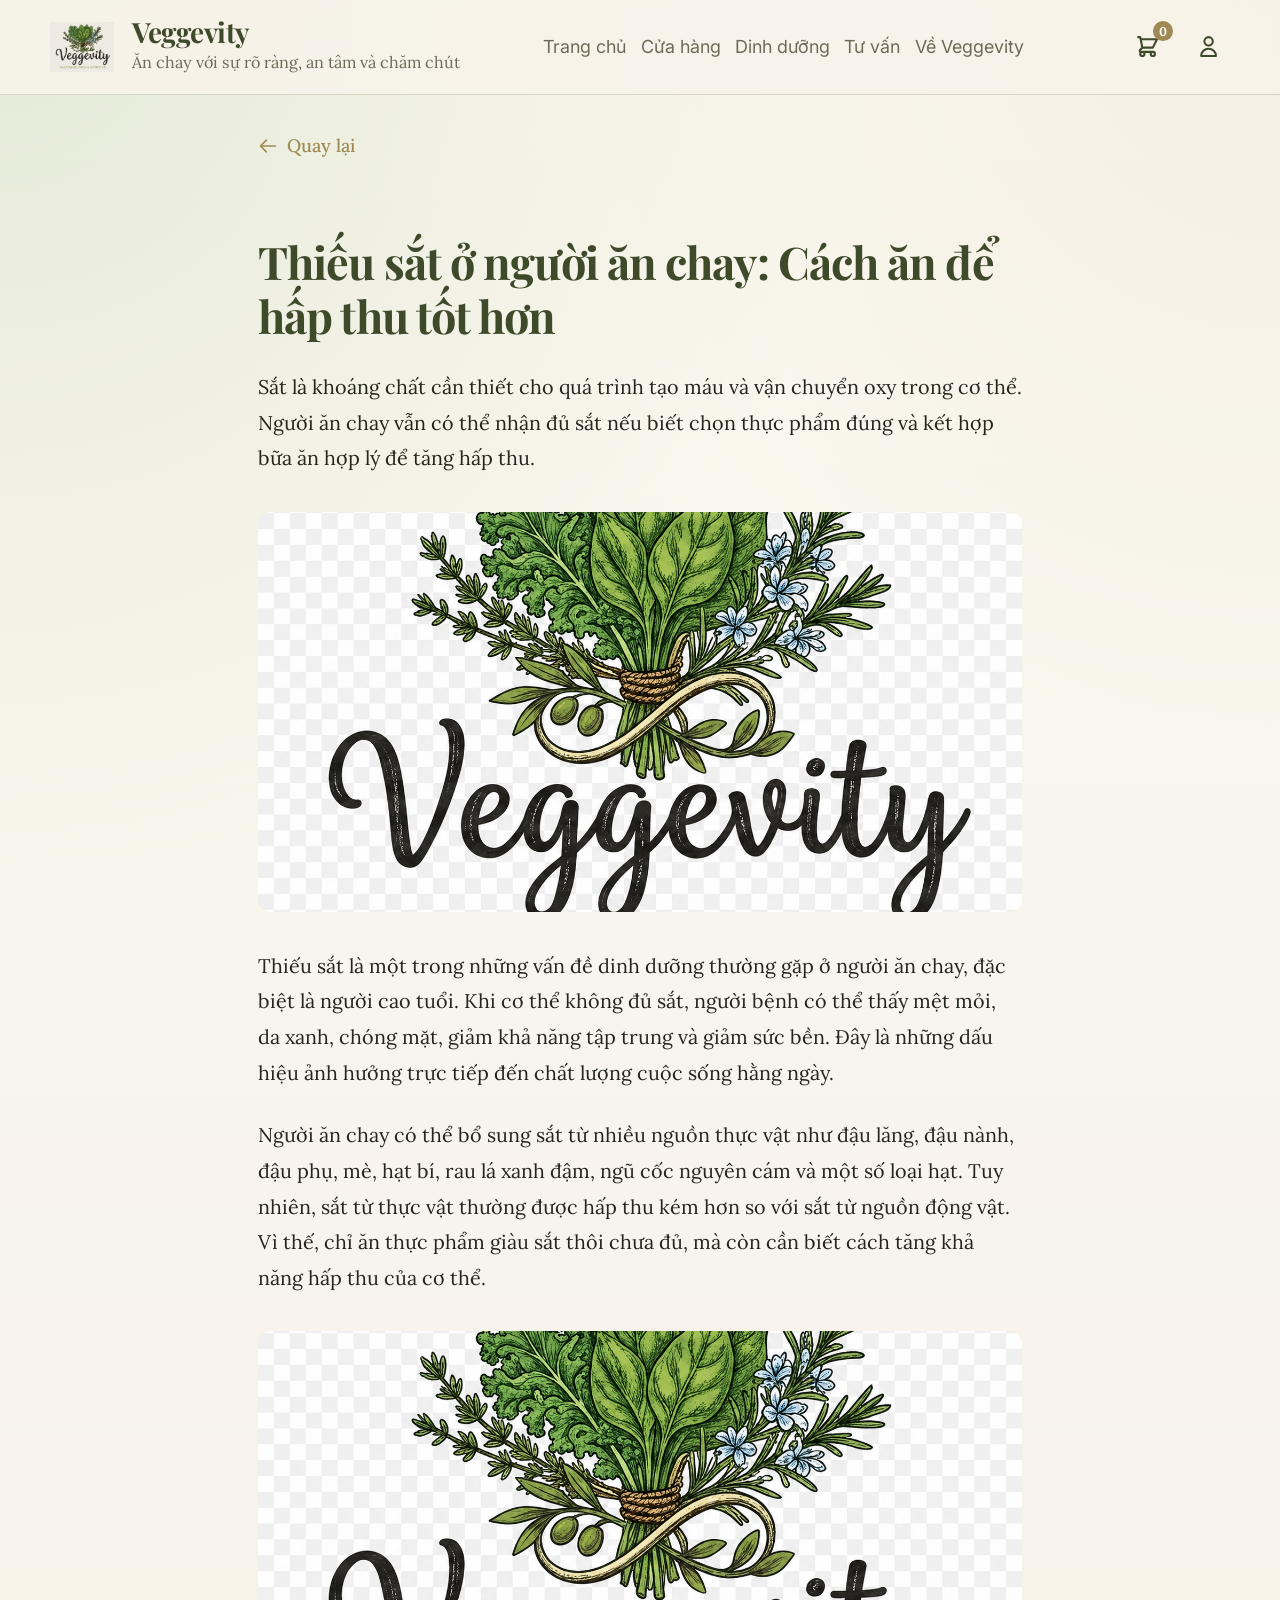
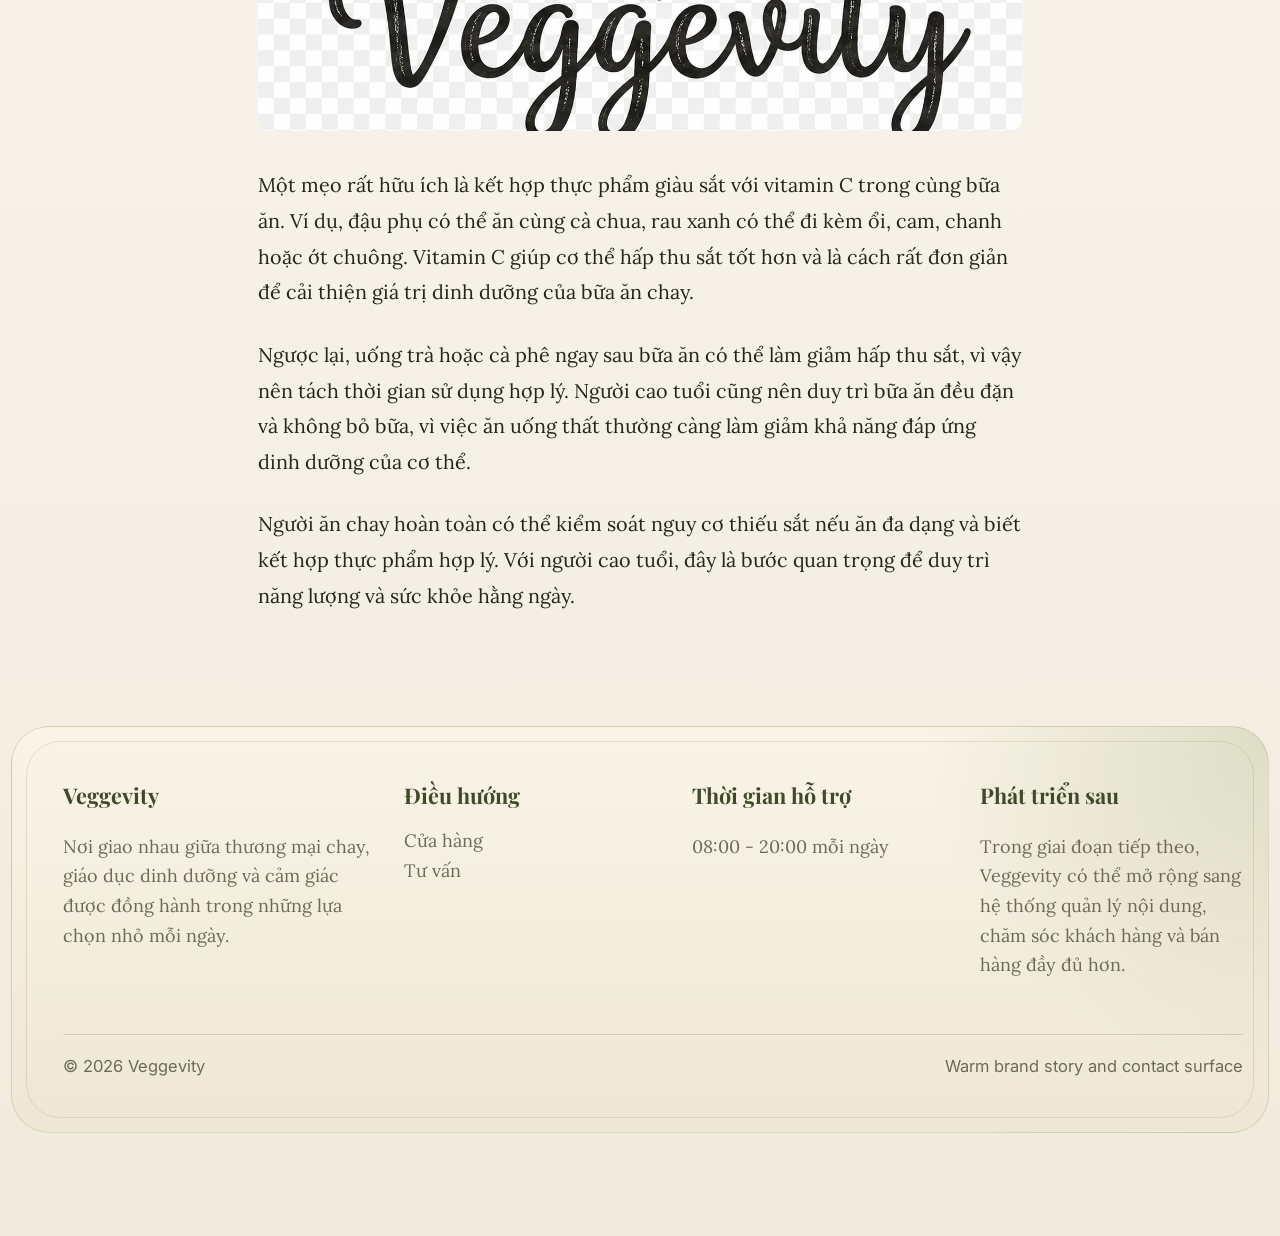
<file: blog3.html>
<!DOCTYPE html>
<html lang="vi">

<head>
  <meta charset="UTF-8" />
  <meta name="viewport" content="width=device-width, initial-scale=1.0" />
  <title>Thiếu sắt ở người ăn chay: Cách ăn để hấp thu tốt hơn | Veggevity</title>
  <meta name="description" content="Hướng dẫn cách kết hợp thực phẩm để tăng khả năng hấp thu sắt cho người ăn chay." />
  <link rel="preconnect" href="https://fonts.googleapis.com" />
  <link rel="preconnect" href="https://fonts.gstatic.com" crossorigin />
  <link
    href="https://fonts.googleapis.com/css2?family=Inter:wght@400;500;600;700&family=Lora:wght@400;500;600;700&family=Playfair+Display:wght@500;600;700&display=swap"
    rel="stylesheet" />
  <link rel="stylesheet" href="styles.css" />
  <style>
    .blog-content {
      max-width: 800px;
      margin: 0 auto;
      padding: 2rem 1rem;
    }

    .blog-content h1 {
      font-size: 2.5rem;
      color: var(--primary-deep);
      margin-bottom: 1.5rem;
      font-family: "Playfair Display", serif;
      line-height: 1.2;
    }

    .blog-content p {
      font-size: 1.1rem;
      line-height: 1.8;
      color: var(--text);
      margin-bottom: 1.5rem;
    }

    .blog-image {
      width: 100%;
      border-radius: 12px;
      margin: 2rem 0;
      object-fit: cover;
      max-height: 400px;
    }

    .back-link {
      display: inline-flex;
      align-items: center;
      gap: 0.5rem;
      color: var(--accent);
      text-decoration: none;
      font-weight: 500;
      margin-bottom: 2rem;
    }

    .back-link:hover {
      text-decoration: underline;
    }
  </style>
</head>

<body>
  <header>
    <nav class="site-nav">
      <div class="nav-inner">
        <a class="brand-mark" href="index.html">
          <img class="brand-logo" src="images/logo.png" alt="Logo Veggevity" />
          <div class="brand-text">
            <strong>Veggevity</strong>
            <span>Ăn chay với sự rõ ràng, an tâm và chăm chút</span>
          </div>
        </a>
        <div class="nav-links">
          <a href="index.html">Trang chủ</a>
          <a href="shop.html">Cửa hàng</a>
          <a href="nutrition.html">Dinh dưỡng</a>
          <a href="consultation.html">Tư vấn</a>
          <a href="about.html">Về Veggevity</a>
        </div>
        <div class="nav-actions">
          <button id="openCartBtn" class="nav-icon-btn">
            <svg width="24" height="24" fill="none" stroke="currentColor" stroke-width="2" viewBox="0 0 24 24">
              <path stroke-linecap="round" stroke-linejoin="round"
                d="M3 3h2l.4 2M7 13h10l4-8H5.4M7 13L5.4 5M7 13l-2.293 2.293c-.63.63-.184 1.707.707 1.707H17m0 0a2 2 0 100 4 2 2 0 000-4zm-8 2a2 2 0 11-4 0 2 2 0 014 0z">
              </path>
            </svg>
            <span id="cartBadge" class="cart-count">0</span>
          </button>
          <div class="user-dropdown">
            <button class="nav-icon-btn user-btn">
              <svg width="24" height="24" fill="none" stroke="currentColor" stroke-width="2" viewBox="0 0 24 24">
                <path stroke-linecap="round" stroke-linejoin="round"
                  d="M16 7a4 4 0 11-8 0 4 4 0 018 0zM12 14a7 7 0 00-7 7h14a7 7 0 00-7-7z"></path>
              </svg>
            </button>
            <div class="dropdown-menu">
              <a href="myorder.html">Đơn hàng của tôi</a>
              <a href="profile.html">Thông tin cá nhân</a>
            </div>
          </div>
        </div>
      </div>
    </nav>
  </header>
  <main>
    <section class="blog-content reveal">
      <a href="index.html" class="back-link">
        <svg width="20" height="20" fill="none" stroke="currentColor" stroke-width="2" viewBox="0 0 24 24">
          <path stroke-linecap="round" stroke-linejoin="round" d="M10 19l-7-7m0 0l7-7m-7 7h18"></path>
        </svg>
        Quay lại
      </a>

      <h1>Thiếu sắt ở người ăn chay: Cách ăn để hấp thu tốt hơn</h1>

      <p>Sắt là khoáng chất cần thiết cho quá trình tạo máu và vận chuyển oxy trong cơ thể. Người ăn chay vẫn có thể nhận đủ sắt nếu biết chọn thực phẩm đúng và kết hợp bữa ăn hợp lý để tăng hấp thu.</p>

      <img src="https://i.pinimg.com/1200x/5d/bc/9e/5dbc9efba2cfb8bee5eaf43745e4943f.jpg"
        alt="Ảnh minh họa thực phẩm giàu sắt" class="blog-image reveal"
        onerror="this.onerror=null;this.src='images/logo.png';" />

      <p>Thiếu sắt là một trong những vấn đề dinh dưỡng thường gặp ở người ăn chay, đặc biệt là người cao tuổi. Khi cơ thể không đủ sắt, người bệnh có thể thấy mệt mỏi, da xanh, chóng mặt, giảm khả năng tập trung và giảm sức bền. Đây là những dấu hiệu ảnh hưởng trực tiếp đến chất lượng cuộc sống hằng ngày.</p>

      <p>Người ăn chay có thể bổ sung sắt từ nhiều nguồn thực vật như đậu lăng, đậu nành, đậu phụ, mè, hạt bí, rau lá xanh đậm, ngũ cốc nguyên cám và một số loại hạt. Tuy nhiên, sắt từ thực vật thường được hấp thu kém hơn so với sắt từ nguồn động vật. Vì thế, chỉ ăn thực phẩm giàu sắt thôi chưa đủ, mà còn cần biết cách tăng khả năng hấp thu của cơ thể.</p>

      <img src="https://i.pinimg.com/1200x/6e/ba/19/6eba196bc167378c33447a8157b13f0f.jpg"
        alt="Ảnh minh họa kết hợp thực phẩm giàu sắt và vitamin C" class="blog-image reveal"
        onerror="this.onerror=null;this.src='images/logo.png';" />

      <p>Một mẹo rất hữu ích là kết hợp thực phẩm giàu sắt với vitamin C trong cùng bữa ăn. Ví dụ, đậu phụ có thể ăn cùng cà chua, rau xanh có thể đi kèm ổi, cam, chanh hoặc ớt chuông. Vitamin C giúp cơ thể hấp thu sắt tốt hơn và là cách rất đơn giản để cải thiện giá trị dinh dưỡng của bữa ăn chay.</p>

      <p>Ngược lại, uống trà hoặc cà phê ngay sau bữa ăn có thể làm giảm hấp thu sắt, vì vậy nên tách thời gian sử dụng hợp lý. Người cao tuổi cũng nên duy trì bữa ăn đều đặn và không bỏ bữa, vì việc ăn uống thất thường càng làm giảm khả năng đáp ứng dinh dưỡng của cơ thể.</p>

      <p>Người ăn chay hoàn toàn có thể kiểm soát nguy cơ thiếu sắt nếu ăn đa dạng và biết kết hợp thực phẩm hợp lý. Với người cao tuổi, đây là bước quan trọng để duy trì năng lượng và sức khỏe hằng ngày.</p>

    </section>
  </main>

  <footer class="footer">
    <div class="footer-shell">
      <div class="footer-grid">
        <div>
          <strong>Veggevity</strong>
          <p>Nơi giao nhau giữa thương mại chay, giáo dục dinh dưỡng và cảm giác được đồng hành trong những lựa chọn nhỏ
            mỗi ngày.</p>
        </div>
        <div>
          <strong>Điều hướng</strong>
          <a href="shop.html">Cửa hàng</a><br />
          <a href="consultation.html">Tư vấn</a>
        </div>
        <div>
          <strong>Thời gian hỗ trợ</strong>
          <p>08:00 - 20:00 mỗi ngày</p>
        </div>
        <div>
          <strong>Phát triển sau</strong>
          <p>Trong giai đoạn tiếp theo, Veggevity có thể mở rộng sang hệ thống quản lý nội dung, chăm sóc khách hàng và
            bán hàng đầy đủ hơn.</p>
        </div>
      </div>
      <div class="footer-bottom">
        <span>© 2026 Veggevity</span>
        <span>Warm brand story and contact surface</span>
      </div>
    </div>
  </footer>
  <script src="script.js"></script>
</body>

</html>
</file>
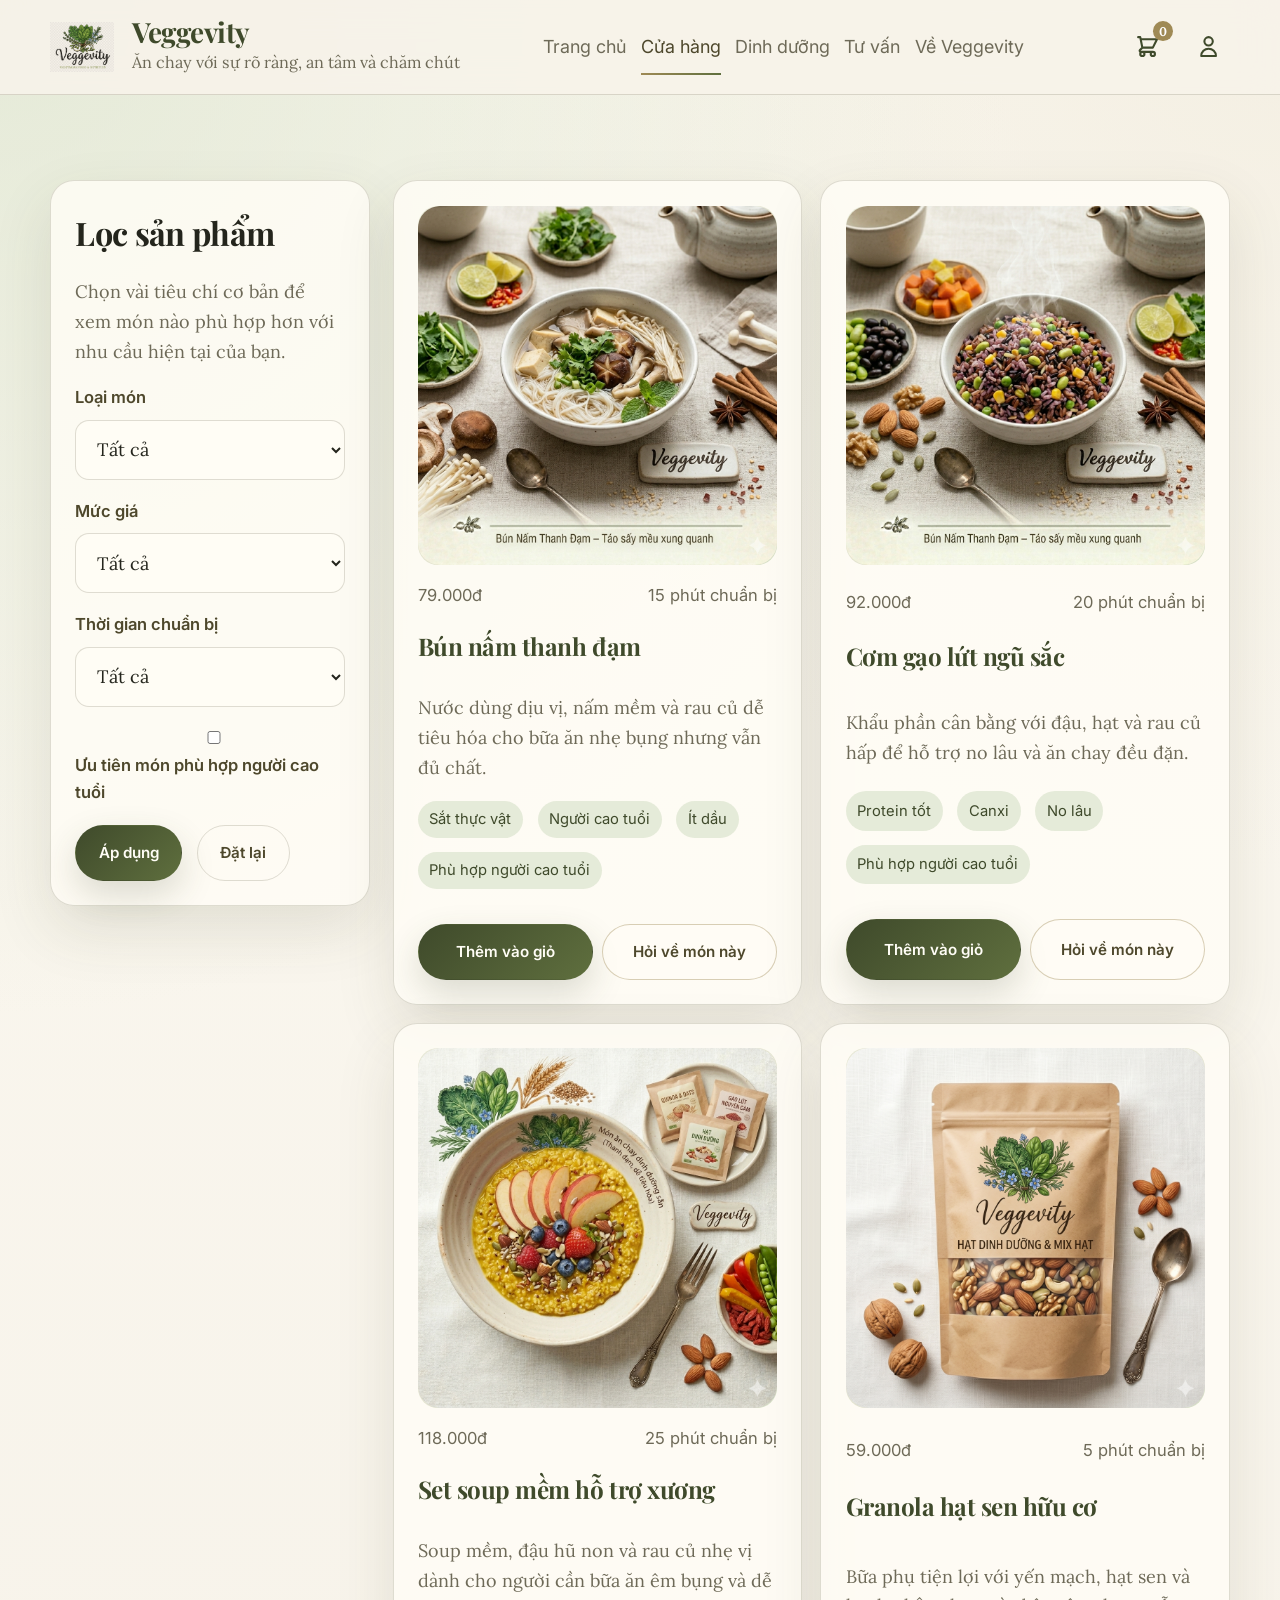
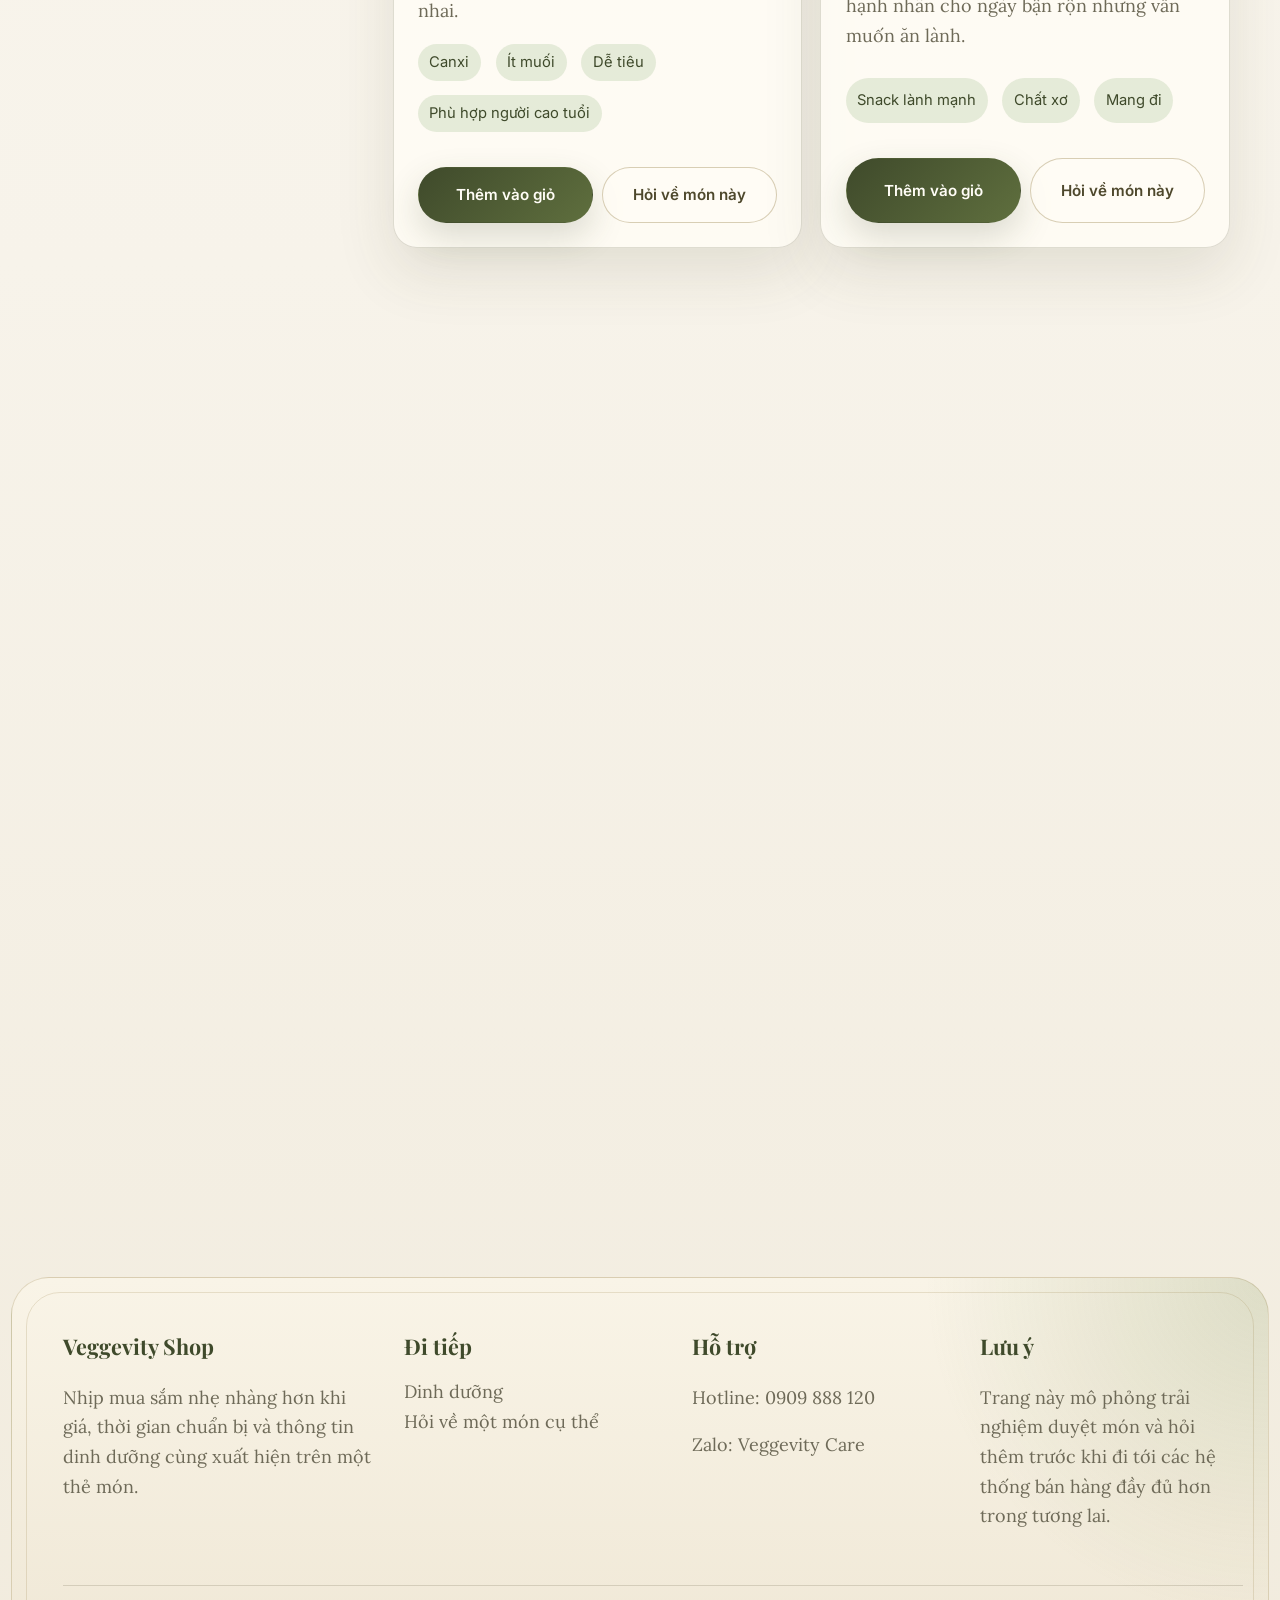
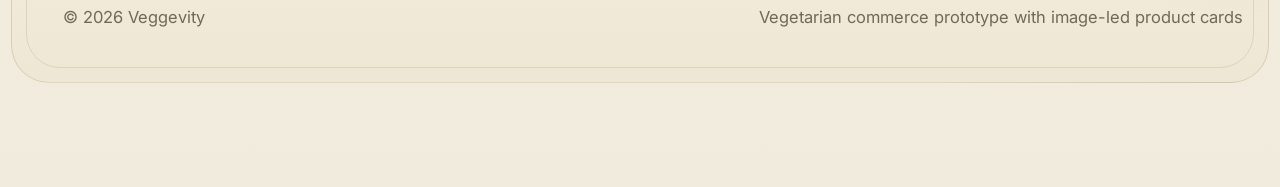
<file: checkout.html>
<!DOCTYPE html>
<html lang="vi">
<head>
  <meta charset="UTF-8" />
  <meta name="viewport" content="width=device-width, initial-scale=1.0" />
  <title>Thanh toán | Veggevity</title>
  <link rel="preconnect" href="https://fonts.googleapis.com" />
  <link rel="preconnect" href="https://fonts.gstatic.com" crossorigin />
  <link
    href="https://fonts.googleapis.com/css2?family=Inter:wght@400;500;600;700&family=Lora:wght@400;500;600;700&family=Playfair+Display:wght@500;600;700&display=swap"
    rel="stylesheet"
  />
  <link rel="stylesheet" href="styles.css" />
  <style>
    .checkout-layout {
      max-width: 600px;
      margin: 0 auto;
    }
    .payment-methods {
      display: flex;
      gap: 1rem;
      margin-bottom: 1.5rem;
    }
    .payment-method {
      flex: 1;
      border: 1px solid var(--line);
      border-radius: var(--radius-sm);
      padding: 1rem;
      text-align: center;
      cursor: pointer;
      background: var(--surface);
    }
    .payment-method.active {
      border-color: var(--primary);
      background: var(--surface-sage);
    }
    .payment-method input {
      display: none;
    }
    #qrModal {
      position: fixed;
      top: 0; left: 0; width: 100vw; height: 100vh;
      background: rgba(36, 37, 28, 0.8);
      z-index: 200;
      display: none;
      align-items: center;
      justify-content: center;
    }
    #qrModal.active {
      display: flex;
    }
    .qr-content {
      background: var(--surface);
      padding: 2rem;
      border-radius: var(--radius-lg);
      text-align: center;
      max-width: 300px;
    }
    .qr-content img {
      width: 100%;
      height: auto;
      border-radius: 8px;
      margin-bottom: 1rem;
    }
  </style>
</head>
<body>
  <header>
    <nav class="site-nav">
      <div class="nav-inner">
        <a class="brand-mark" href="index.html">
          <img class="brand-logo" src="images/logo.png" alt="Logo Veggevity" />
          <div class="brand-text">
            <strong>Veggevity</strong>
            <span>Thanh toán an toàn</span>
          </div>
        </a>
        <div class="nav-links">
          <a href="shop.html">Trở lại Cửa hàng</a>
        </div>
      </div>
    </nav>
  </header>
  <main>
    <section style="padding-top: 1rem;">
      <div class="container checkout-layout">
        <form id="checkoutForm" class="tool-panel">
          <div class="field">
            <label for="customerName">Họ và Tên</label>
            <input type="text" id="customerName" name="name" required />
          </div>
          <div class="field">
            <label for="customerPhone">Số điện thoại</label>
            <input type="tel" id="customerPhone" name="phone" required />
          </div>
          <div class="field">
            <label for="customerAddress">Địa chỉ giao hàng</label>
            <textarea id="customerAddress" name="address" rows="3" required></textarea>
          </div>
          
          <div class="field" style="margin-top: 1.5rem;">
            <label>Phương thức thanh toán</label>
            <div class="payment-methods">
              <label class="payment-method active">
                <input type="radio" name="payment" value="COD" checked>
                Thanh toán khi nhận hàng (COD)
              </label>
              <label class="payment-method">
                <input type="radio" name="payment" value="QR">
                Chuyển khoản (Mã QR)
              </label>
            </div>
          </div>

          <div style="border-top: 1px solid var(--line); padding-top: 1.5rem; margin-top: 1.5rem; display: flex; justify-content: space-between; align-items: center;">
            <strong>Tổng cộng: <span id="checkoutTotal" style="color: var(--primary-deep); font-size: 1.25rem;">0đ</span></strong>
            <button type="submit" class="button button-primary">Đặt hàng</button>
          </div>
        </form>

        <div id="successMessage" class="tool-panel" style="display: none; text-align: center; padding: 3rem 2rem;">
          <h2 style="color: var(--primary-deep); margin-bottom: 1rem;">🎉 Đặt hàng thành công!</h2>
          <p style="color: var(--muted); margin-bottom: 2rem;">Đơn hàng của bạn đã được Veggevity ghi nhận. Chúng tôi sẽ sớm liên hệ với bạn để xác nhận thông tin giao hàng.</p>
          <div style="display: flex; gap: 1rem; justify-content: center;">
            <a href="shop.html" class="button button-secondary">Tiếp tục mua sắm</a>
            <a href="index.html" class="button button-primary">Về trang chủ</a>
          </div>
        </div>
      </div>
    </section>
  </main>

  <div id="qrModal">
    <div class="qr-content">
      <h3 style="margin-top:0;">Quét mã để thanh toán</h3>
      <!-- Using a placeholder image for the QR code -->
      <img src="https://api.qrserver.com/v1/create-qr-code/?size=200x200&data=ThanhToanVeggevity" alt="QR Code">
      <p style="color: var(--muted); font-size: 0.9rem;">Hệ thống đang chờ xác nhận thanh toán...</p>
      <p style="font-size: 0.85rem; color: var(--accent);">Vui lòng không đóng trang này.</p>
    </div>
  </div>

  <script src="script.js"></script>
  <script>
    document.addEventListener("DOMContentLoaded", () => {
      // Payment method selection logic
      const paymentLabels = document.querySelectorAll('.payment-method');
      paymentLabels.forEach(label => {
        label.addEventListener('click', () => {
          paymentLabels.forEach(l => l.classList.remove('active'));
          label.classList.add('active');
          label.querySelector('input').checked = true;
        });
      });

      // Show total
      const cart = JSON.parse(localStorage.getItem('veggevity-cart')) || [];
      if (cart.length === 0) {
        alert("Giỏ hàng trống!");
        window.location.href = 'shop.html';
        return;
      }

      let totalPrice = 0;
      cart.forEach(item => {
        const priceNum = parseInt(item.price.replace(/\D/g, ''));
        totalPrice += priceNum * item.quantity;
      });
      document.getElementById('checkoutTotal').textContent = totalPrice.toLocaleString('vi-VN') + 'đ';

      // Checkout submit logic
      const form = document.getElementById('checkoutForm');
      form.addEventListener('submit', (e) => {
        e.preventDefault();
        
        const paymentMethod = document.querySelector('input[name="payment"]:checked').value;
        const customerName = document.getElementById('customerName').value;
        const customerPhone = document.getElementById('customerPhone').value;
        const customerAddress = document.getElementById('customerAddress').value;

        const processOrder = () => {
          const orders = JSON.parse(localStorage.getItem('veggevity-orders')) || [];
          const newOrder = {
            id: 'ORD-' + Date.now(),
            date: new Date().toLocaleString('vi-VN'),
            customerName,
            customerPhone,
            customerAddress,
            paymentMethod,
            items: cart,
            total: document.getElementById('checkoutTotal').textContent,
            status: 'Chờ xử lý'
          };
          
          orders.unshift(newOrder);
          localStorage.setItem('veggevity-orders', JSON.stringify(orders));
          
          localStorage.removeItem('veggevity-cart');
          
          document.getElementById('checkoutForm').style.display = 'none';
          document.getElementById('successMessage').style.display = 'block';
        };

        if (paymentMethod === 'QR') {
          const modal = document.getElementById('qrModal');
          modal.classList.add('active');
          setTimeout(() => {
            modal.classList.remove('active');
            processOrder();
          }, 4000);
        } else {
          processOrder();
        }
      });
    });
  </script>
</body>
</html>
</file>
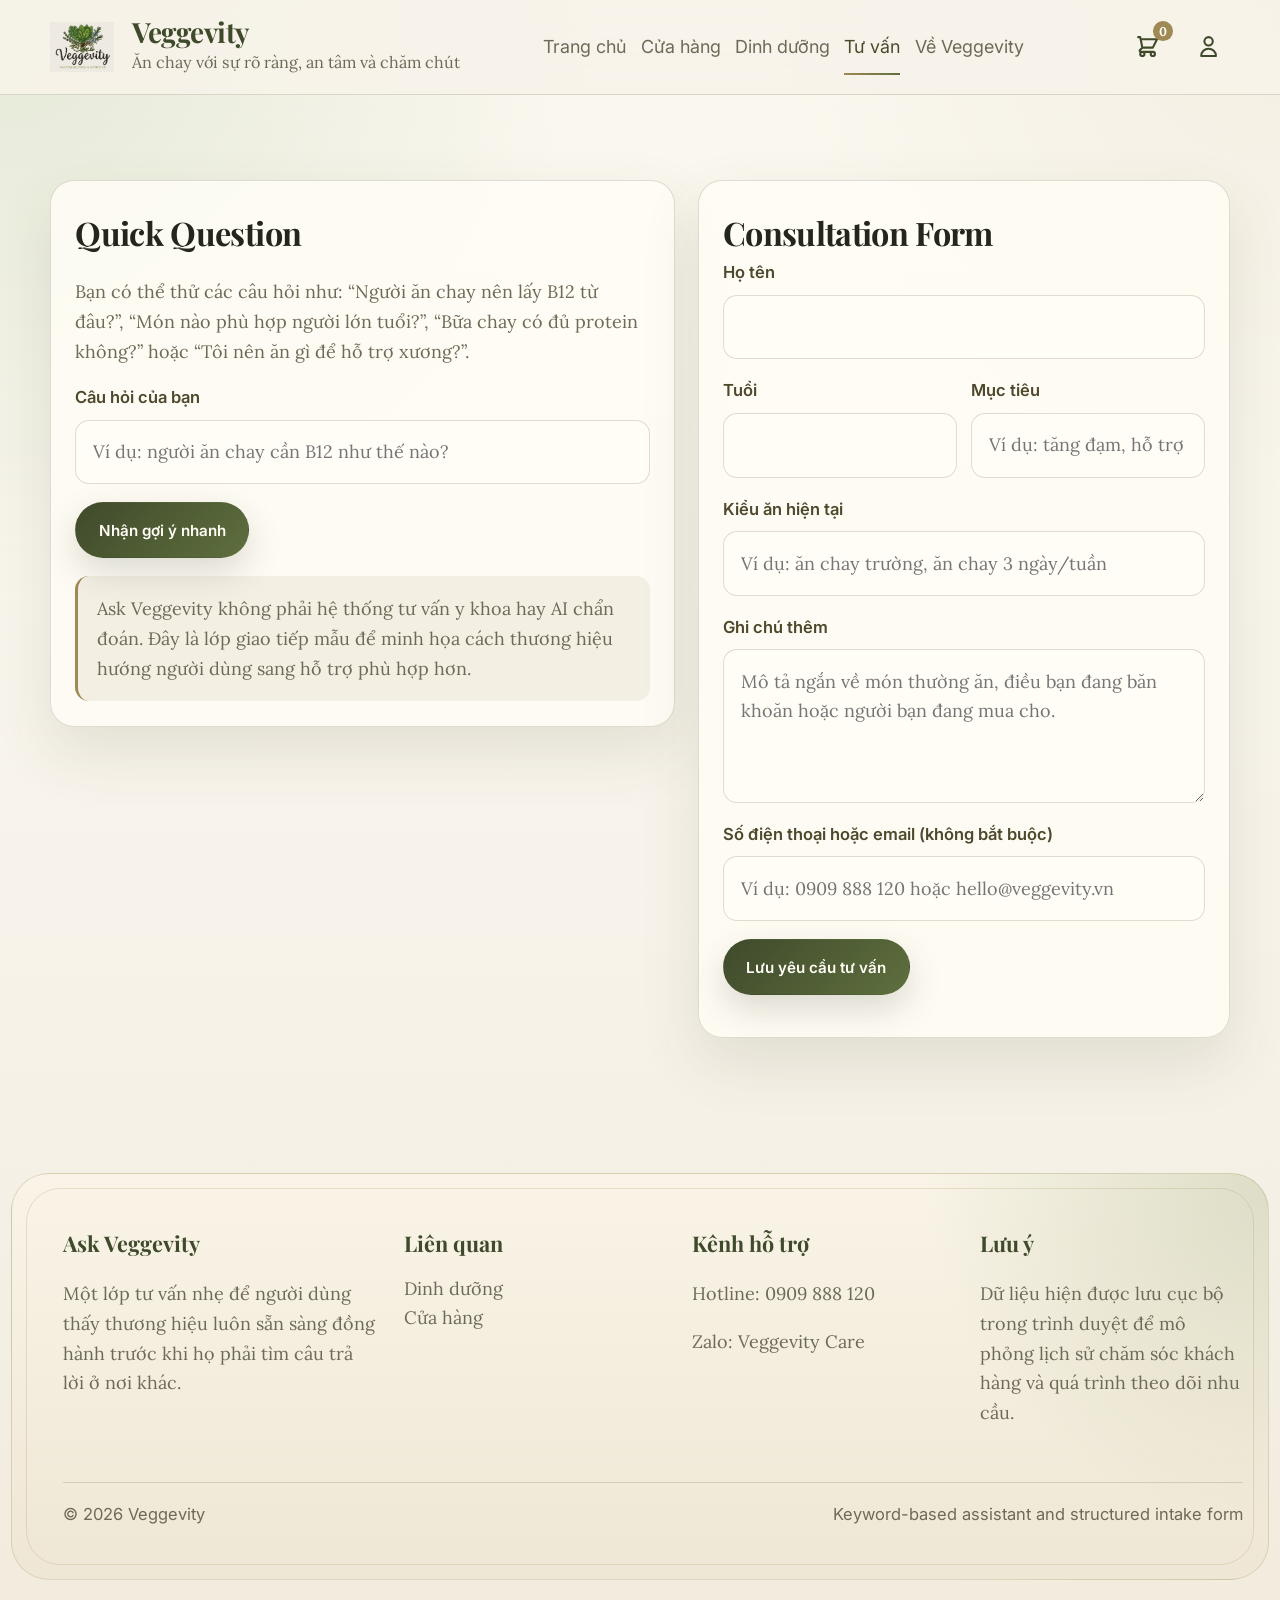
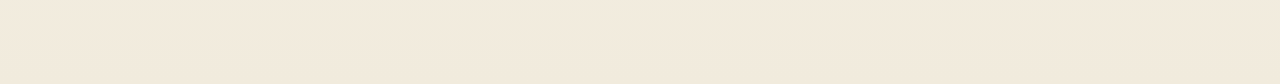
<file: consultation.html>
<!DOCTYPE html>
<html lang="vi">

<head>
  <meta charset="UTF-8" />
  <meta name="viewport" content="width=device-width, initial-scale=1.0" />
  <title>Tư vấn | Veggevity</title>
  <meta name="description"
    content="Đặt câu hỏi nhanh với Ask Veggevity hoặc gửi form tư vấn để lưu lại nhu cầu dinh dưỡng và bữa ăn phù hợp." />
  <link rel="preconnect" href="https://fonts.googleapis.com" />
  <link rel="preconnect" href="https://fonts.gstatic.com" crossorigin />
  <link
    href="https://fonts.googleapis.com/css2?family=Inter:wght@400;500;600;700&family=Lora:wght@400;500;600;700&family=Playfair+Display:wght@500;600;700&display=swap"
    rel="stylesheet" />
  <link rel="stylesheet" href="styles.css" />
</head>

<body>
  <header>

    <nav class="site-nav">
      <div class="nav-inner">
        <a class="brand-mark" href="index.html">
          <img class="brand-logo" src="images/logo.png" alt="Logo Veggevity" />
          <div class="brand-text">
            <strong>Veggevity</strong>
            <span>Ăn chay với sự rõ ràng, an tâm và chăm chút</span>
          </div>
        </a>
        <div class="nav-links">
          <a href="index.html">Trang chủ</a>
          <a href="shop.html">Cửa hàng</a>
          <a href="nutrition.html">Dinh dưỡng </a>
          <a class="active" href="consultation.html">Tư vấn</a>
          <a href="about.html">Về Veggevity</a>
        </div>
        <div class="nav-actions">
            <button id="openCartBtn" class="nav-icon-btn">
              <svg width="24" height="24" fill="none" stroke="currentColor" stroke-width="2" viewBox="0 0 24 24"><path stroke-linecap="round" stroke-linejoin="round" d="M3 3h2l.4 2M7 13h10l4-8H5.4M7 13L5.4 5M7 13l-2.293 2.293c-.63.63-.184 1.707.707 1.707H17m0 0a2 2 0 100 4 2 2 0 000-4zm-8 2a2 2 0 11-4 0 2 2 0 014 0z"></path></svg>
              <span id="cartBadge" class="cart-count">0</span>
            </button>
            <div class="user-dropdown">
              <button class="nav-icon-btn user-btn">
                <svg width="24" height="24" fill="none" stroke="currentColor" stroke-width="2" viewBox="0 0 24 24"><path stroke-linecap="round" stroke-linejoin="round" d="M16 7a4 4 0 11-8 0 4 4 0 018 0zM12 14a7 7 0 00-7 7h14a7 7 0 00-7-7z"></path></svg>
              </button>
              <div class="dropdown-menu">
                <a href="myorder.html">Đơn hàng của tôi</a>
                <a href="profile.html">Thông tin cá nhân</a>
              </div>
            </div>
          </div>
        </div>
    </nav>
  </header>
  <main>
    <section>
      <div class="consult-layout">
        <div class="consult-panel reveal">
          <strong class="display" style="font-size: 1.8rem">Quick Question</strong>
          <p style="color: var(--muted)">
            Bạn có thể thử các câu hỏi như: “Người ăn chay nên lấy B12 từ đâu?”, “Món nào phù hợp người lớn tuổi?”, “Bữa
            chay có đủ protein không?” hoặc “Tôi nên ăn gì để hỗ trợ xương?”.
          </p>
          <form data-chatbot-form>
            <div class="field">
              <label for="chatbot-input">Câu hỏi của bạn</label>
              <input id="chatbot-input" type="text" placeholder="Ví dụ: người ăn chay cần B12 như thế nào?" />
            </div>
            <button class="button button-primary" type="submit">Nhận gợi ý nhanh</button>
          </form>
          <div class="chatbot-response hidden" data-chatbot-response>
            <strong>Gợi ý từ Ask Veggevity</strong>
            <p data-chatbot-text></p>
          </div>
          <div class="note-box" style="margin-top: 1rem">
            Ask Veggevity không phải hệ thống tư vấn y khoa hay AI chẩn đoán. Đây là lớp giao tiếp mẫu để minh họa cách
            thương hiệu hướng người dùng sang hỗ trợ phù hợp hơn.
          </div>
        </div>

        <div class="consult-panel reveal">
          <strong class="display" style="font-size: 1.8rem">Consultation Form</strong>
          <form data-consult-form>
            <div class="field">
              <label for="name">Họ tên</label>
              <input id="name" name="name" type="text" required />
            </div>
            <div class="form-grid">
              <div class="field" style="flex: 1 1 12rem">
                <label for="age">Tuổi</label>
                <input id="age" name="age" type="number" min="1" required />
              </div>
              <div class="field" style="flex: 1 1 12rem">
                <label for="goal">Mục tiêu</label>
                <input id="goal" name="goal" type="text" placeholder="Ví dụ: tăng đạm, hỗ trợ xương" required />
              </div>
            </div>
            <div class="field">
              <label for="eating-pattern">Kiểu ăn hiện tại</label>
              <input id="eating-pattern" name="eatingPattern" type="text"
                placeholder="Ví dụ: ăn chay trường, ăn chay 3 ngày/tuần" required />
            </div>
            <div class="field">
              <label for="notes">Ghi chú thêm</label>
              <textarea id="notes" name="notes" rows="4"
                placeholder="Mô tả ngắn về món thường ăn, điều bạn đang băn khoăn hoặc người bạn đang mua cho."
                required></textarea>
            </div>
            <div class="field">
              <label for="contact">Số điện thoại hoặc email (không bắt buộc)</label>
              <input id="contact" name="contact" type="text"
                placeholder="Ví dụ: 0909 888 120 hoặc hello@veggevity.vn" />
            </div>
            <button class="button button-primary" type="submit">Lưu yêu cầu tư vấn</button>
            <p data-consult-success style="color: var(--primary-deep)"></p>
          </form>
          <div class="history-list hidden" data-history-wrap>
            <strong class="display" style="font-size: 1.35rem">Lịch sử lưu trong trình duyệt</strong>
            <div class="history-list" data-history-list></div>
          </div>
        </div>
      </div>
    </section>
  </main>
  <footer class="footer">
    <div class="footer-shell">
      <div class="footer-grid">
        <div>
          <strong>Ask Veggevity</strong>
          <p>Một lớp tư vấn nhẹ để người dùng thấy thương hiệu luôn sẵn sàng đồng hành trước khi họ phải tìm câu trả lời
            ở nơi khác.</p>
        </div>
        <div>
          <strong>Liên quan</strong>
          <a href="nutrition.html">Dinh dưỡng</a><br />
          <a href="shop.html">Cửa hàng</a>
        </div>
        <div>
          <strong>Kênh hỗ trợ</strong>
          <p>Hotline: 0909 888 120</p>
          <p>Zalo: Veggevity Care</p>
        </div>
        <div>
          <strong>Lưu ý</strong>
          <p>Dữ liệu hiện được lưu cục bộ trong trình duyệt để mô phỏng lịch sử chăm sóc khách hàng và quá trình theo
            dõi nhu cầu.</p>
        </div>
      </div>
      <div class="footer-bottom">
        <span>© 2026 Veggevity</span>
        <span>Keyword-based assistant and structured intake form</span>
      </div>
    </div>
  </footer>
  <script src="script.js"></script>
</body>

</html>
</file>
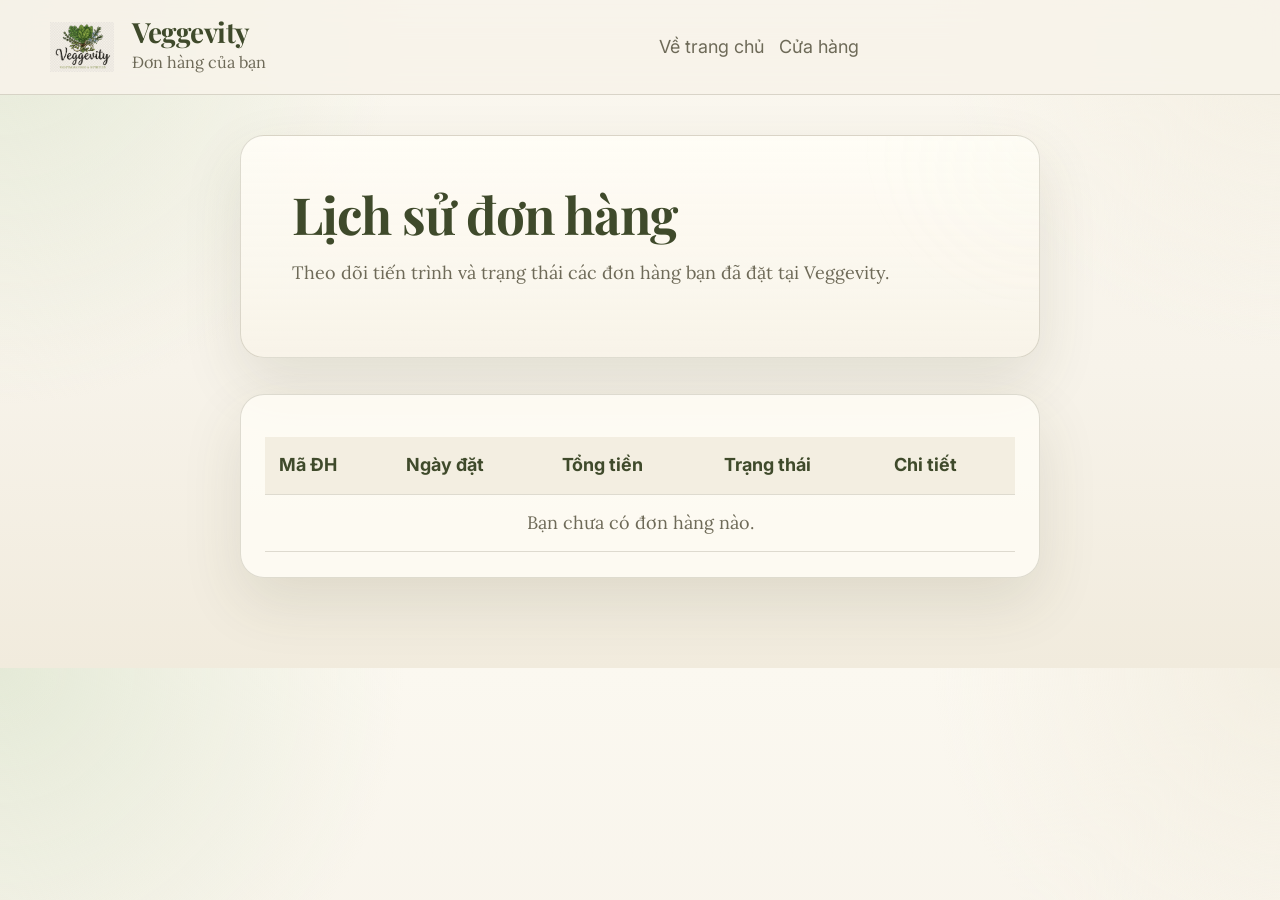
<file: myorder.html>
<!DOCTYPE html>
<html lang="vi">
<head>
  <meta charset="UTF-8" />
  <meta name="viewport" content="width=device-width, initial-scale=1.0" />
  <title>Đơn hàng của tôi | Veggevity</title>
  <link rel="preconnect" href="https://fonts.googleapis.com" />
  <link rel="preconnect" href="https://fonts.gstatic.com" crossorigin />
  <link
    href="https://fonts.googleapis.com/css2?family=Inter:wght@400;500;600;700&family=Lora:wght@400;500;600;700&family=Playfair+Display:wght@500;600;700&display=swap"
    rel="stylesheet"
  />
  <link rel="stylesheet" href="styles.css" />
  <style>
    .myorder-layout {
      max-width: 800px;
      margin: 0 auto;
    }
  </style>
</head>
<body>
  <header>
    <nav class="site-nav">
      <div class="nav-inner">
        <a class="brand-mark" href="index.html">
          <img class="brand-logo" src="images/logo.png" alt="Logo Veggevity" />
          <div class="brand-text">
            <strong>Veggevity</strong>
            <span>Đơn hàng của bạn</span>
          </div>
        </a>
        <div class="nav-links">
          <a href="index.html">Về trang chủ</a>
          <a href="shop.html">Cửa hàng</a>
        </div>
      </div>
    </nav>
    <section class="page-header" style="padding-bottom: 1rem;">
      <div class="page-header-inner" style="max-width: 800px; margin: 0 auto;">
        <h1>Lịch sử đơn hàng</h1>
        <p>Theo dõi tiến trình và trạng thái các đơn hàng bạn đã đặt tại Veggevity.</p>
      </div>
    </section>
  </header>
  <main>
    <section style="padding-top: 1rem; padding-bottom: 5rem;">
      <div class="container myorder-layout tool-panel">
        <div style="overflow-x: auto;">
          <table class="admin-table">
            <thead>
              <tr>
                <th>Mã ĐH</th>
                <th>Ngày đặt</th>
                <th>Tổng tiền</th>
                <th>Trạng thái</th>
                <th>Chi tiết</th>
              </tr>
            </thead>
            <tbody id="customerOrderList">
              <!-- Orders injected here via JS -->
            </tbody>
          </table>
        </div>
      </div>
    </section>
  </main>

  <!-- Modal -->
  <div id="customerOrderModal" style="position: fixed; top: 0; left: 0; width: 100vw; height: 100vh; background: rgba(36, 37, 28, 0.8); z-index: 200; display: none; align-items: center; justify-content: center;">
    <div class="tool-panel" style="max-width: 500px; width: 100%; max-height: 90vh; overflow-y: auto; padding: 2rem; position: relative;">
      <button onclick="document.getElementById('customerOrderModal').style.display='none'" style="position: absolute; top: 1rem; right: 1rem; background: transparent; border: none; font-size: 1.5rem; cursor: pointer; color: var(--muted);">&times;</button>
      <h2 style="margin-top: 0; color: var(--primary-deep);">Chi tiết đơn hàng</h2>
      <div id="customerOrderDetailsContent" style="margin-top: 1rem;">
        <!-- Filled by JS -->
      </div>
    </div>
  </div>

  <script src="script.js"></script>
</body>
</html>
</file>
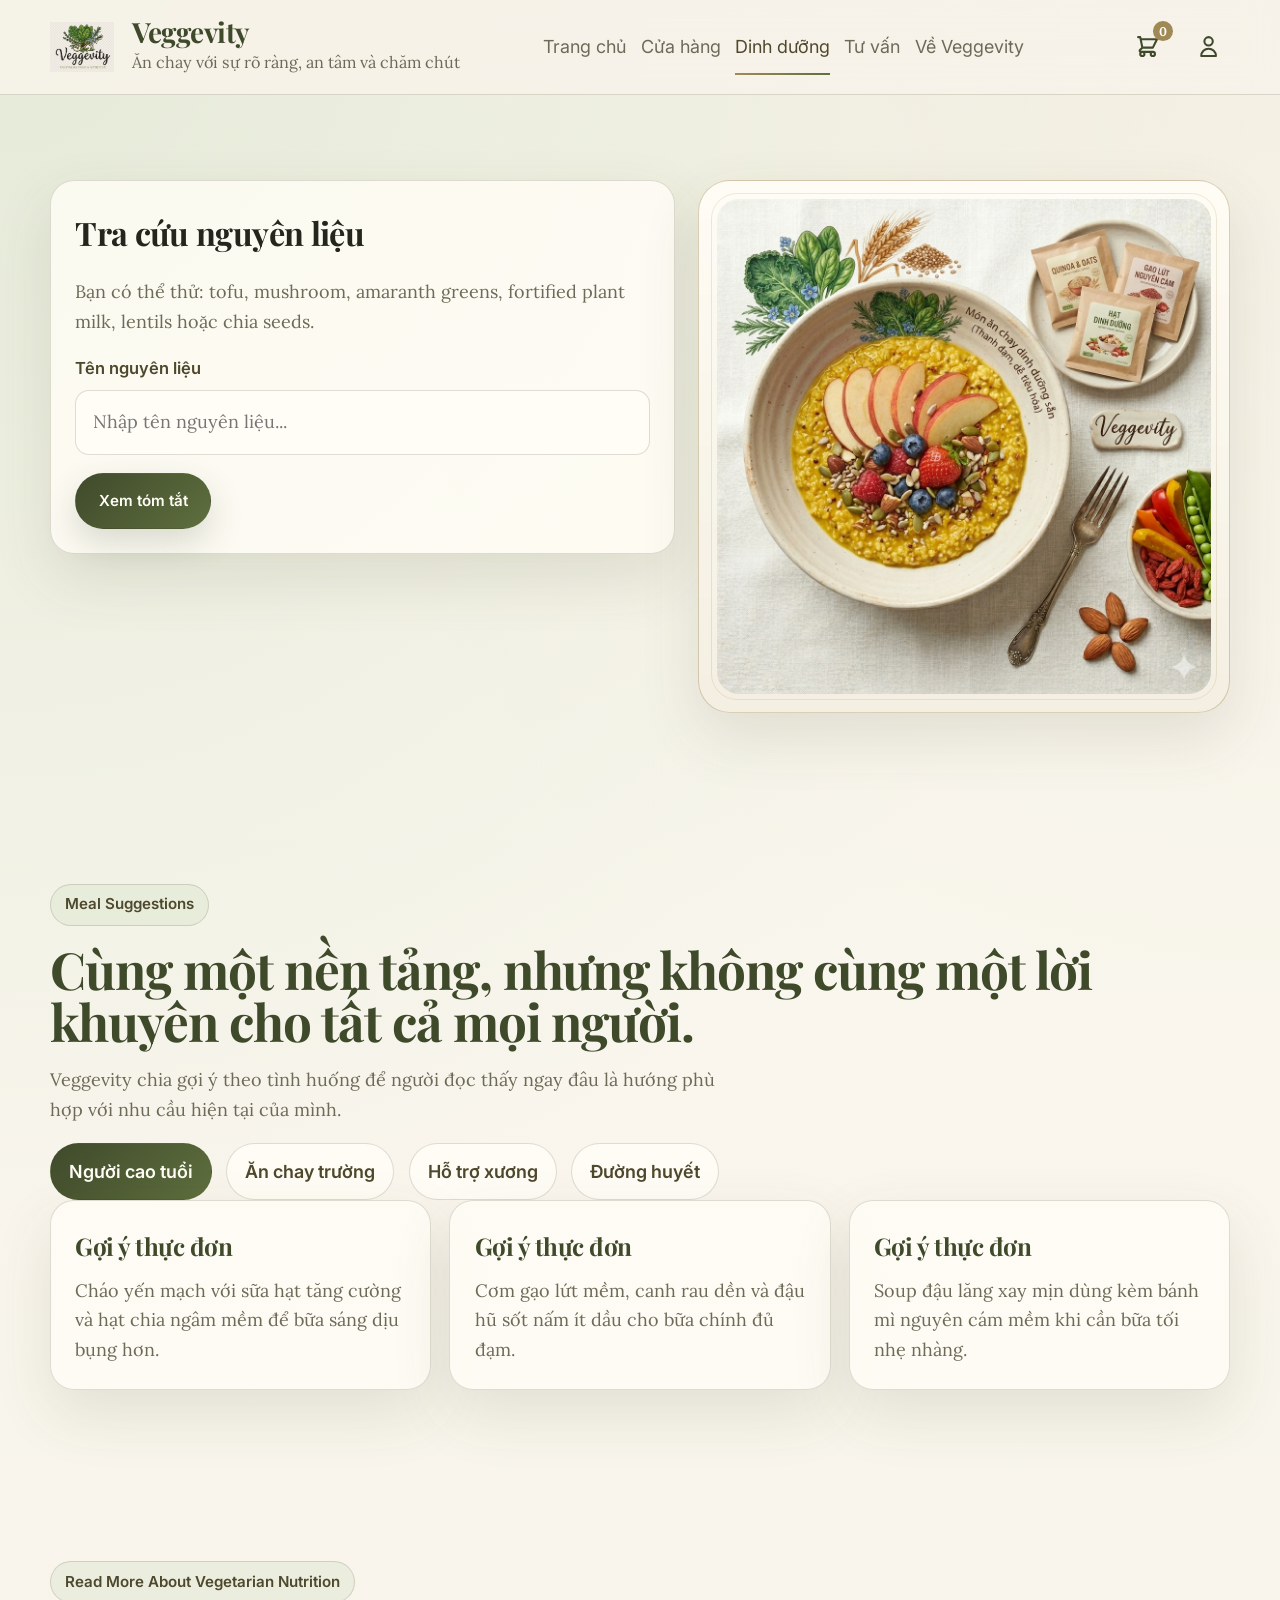
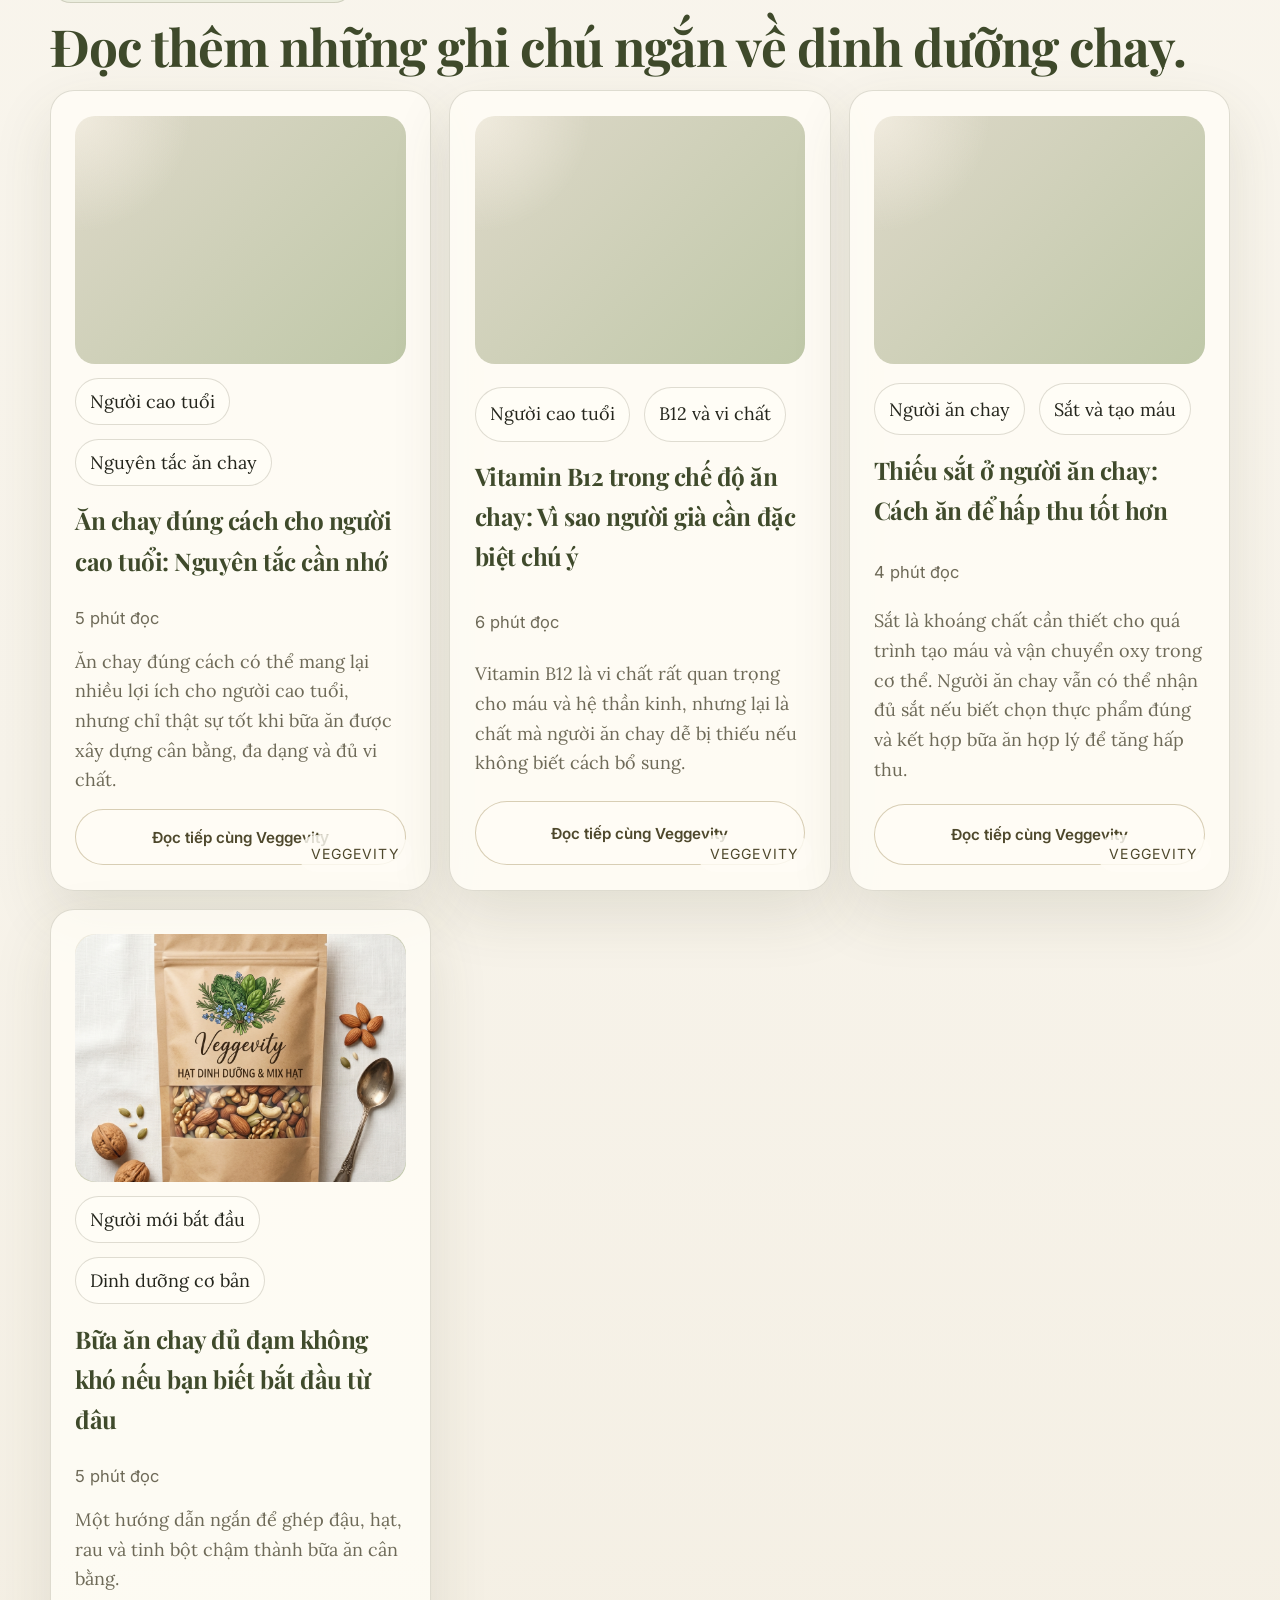
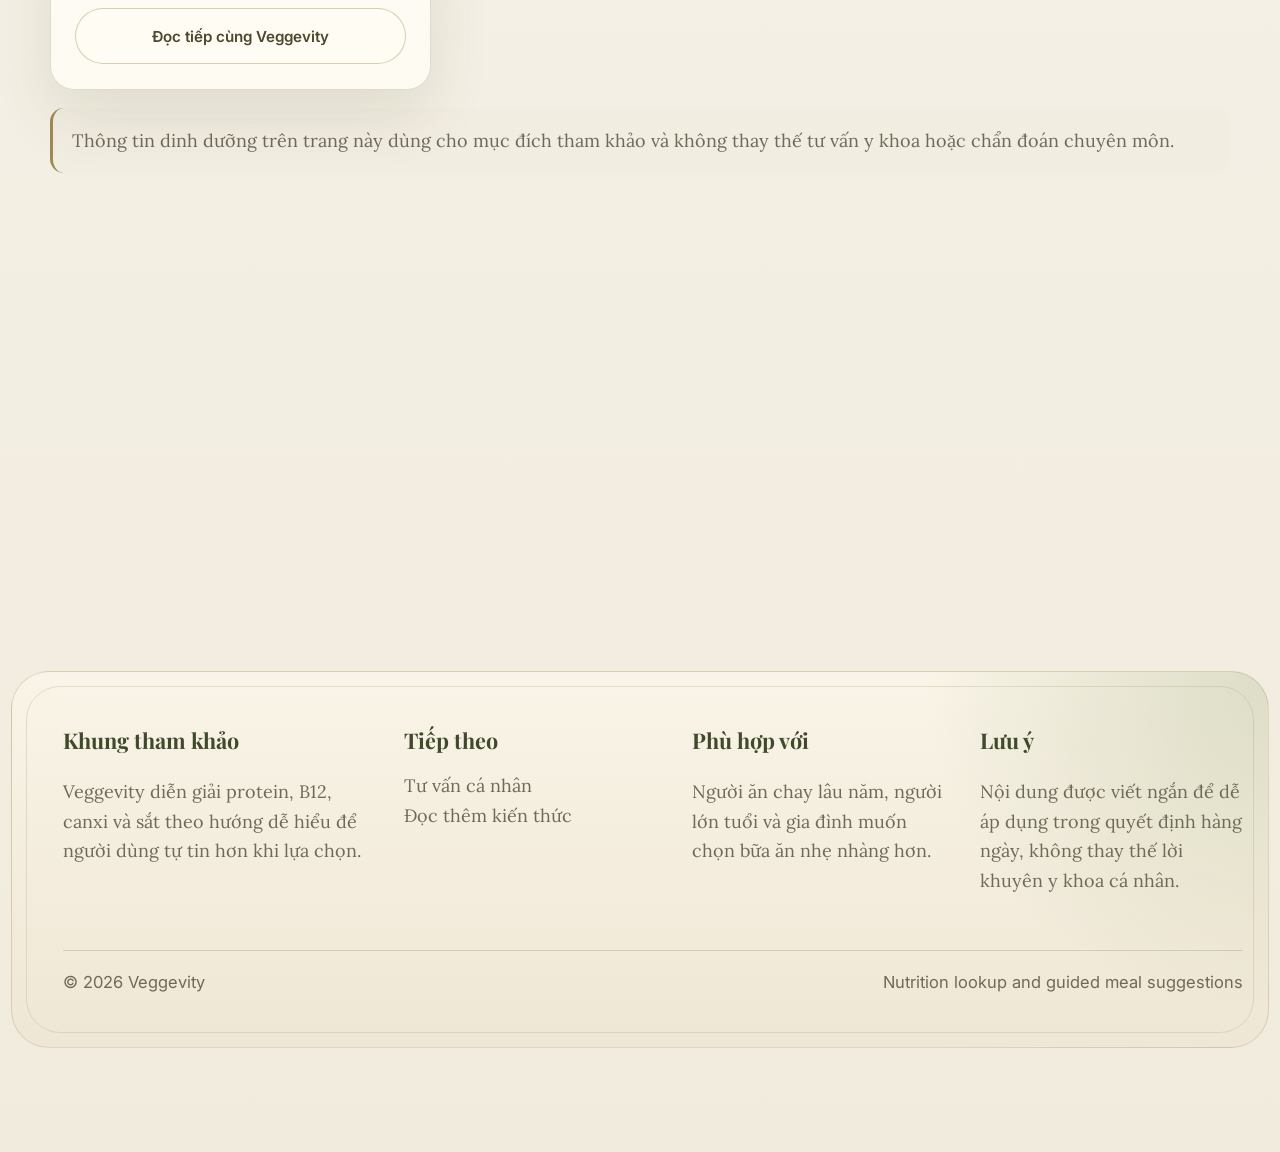
<file: nutrition.html>
<!DOCTYPE html>
<html lang="vi">
  <head>
    <meta charset="UTF-8" />
    <meta name="viewport" content="width=device-width, initial-scale=1.0" />
    <title>Dinh dưỡng | Veggevity</title>
    <meta name="description" content="Tra cứu nhanh protein, B12, canxi và sắt trong một số nguyên liệu chay quen thuộc, cùng gợi ý thực đơn theo nhu cầu." />
    <link rel="preconnect" href="https://fonts.googleapis.com" />
    <link rel="preconnect" href="https://fonts.gstatic.com" crossorigin />
    <link
      href="https://fonts.googleapis.com/css2?family=Inter:wght@400;500;600;700&family=Lora:wght@400;500;600;700&family=Playfair+Display:wght@500;600;700&display=swap"
      rel="stylesheet"
    />
    <link rel="stylesheet" href="styles.css" />
  </head>
  <body>
    <header>

      <nav class="site-nav">
        <div class="nav-inner">
          <a class="brand-mark" href="index.html">
            <img class="brand-logo" src="images/logo.png" alt="Logo Veggevity" />
            <div class="brand-text">
              <strong>Veggevity</strong>
              <span>Ăn chay với sự rõ ràng, an tâm và chăm chút</span>
            </div>
          </a>
          <div class="nav-links">
            <a href="index.html">Trang chủ</a>
            <a href="shop.html">Cửa hàng</a>
            <a class="active" href="nutrition.html">Dinh dưỡng</a>
            <a href="consultation.html">Tư vấn</a>
            <a href="about.html">Về Veggevity</a>
          </div>
          <div class="nav-actions">
            <button id="openCartBtn" class="nav-icon-btn">
              <svg width="24" height="24" fill="none" stroke="currentColor" stroke-width="2" viewBox="0 0 24 24"><path stroke-linecap="round" stroke-linejoin="round" d="M3 3h2l.4 2M7 13h10l4-8H5.4M7 13L5.4 5M7 13l-2.293 2.293c-.63.63-.184 1.707.707 1.707H17m0 0a2 2 0 100 4 2 2 0 000-4zm-8 2a2 2 0 11-4 0 2 2 0 014 0z"></path></svg>
              <span id="cartBadge" class="cart-count">0</span>
            </button>
            <div class="user-dropdown">
              <button class="nav-icon-btn user-btn">
                <svg width="24" height="24" fill="none" stroke="currentColor" stroke-width="2" viewBox="0 0 24 24"><path stroke-linecap="round" stroke-linejoin="round" d="M16 7a4 4 0 11-8 0 4 4 0 018 0zM12 14a7 7 0 00-7 7h14a7 7 0 00-7-7z"></path></svg>
              </button>
              <div class="dropdown-menu">
                <a href="myorder.html">Đơn hàng của tôi</a>
                <a href="profile.html">Thông tin cá nhân</a>
              </div>
            </div>
          </div>
        </div>
      </nav>
    </header>
    <main>
      <section>
        <div class="nutrition-layout">
          <div class="nutrition-panel reveal">
            <strong class="display" style="font-size: 1.8rem">Tra cứu nguyên liệu</strong>
            <p style="color: var(--muted)">Bạn có thể thử: tofu, mushroom, amaranth greens, fortified plant milk, lentils hoặc chia seeds.</p>
            <form data-nutrition-form>
              <div class="field">
                <label for="nutrition-search">Tên nguyên liệu</label>
                <input id="nutrition-search" type="text" placeholder="Nhập tên nguyên liệu..." />
              </div>
              <button class="button button-primary" type="submit">Xem tóm tắt</button>
            </form>
            <div class="tool-output hidden" data-nutrition-output>
              <strong data-result-title>Kết quả</strong>
              <div class="result-grid">
                <div class="result-box" data-result-key="protein"><span>Protein</span><strong>--</strong></div>
                <div class="result-box" data-result-key="b12"><span>B12</span><strong>--</strong></div>
                <div class="result-box" data-result-key="calcium"><span>Canxi</span><strong>--</strong></div>
                <div class="result-box" data-result-key="iron"><span>Sắt</span><strong>--</strong></div>
              </div>
              <p data-result-note></p>
            </div>
          </div>
          <div class="visual-block reveal">
            <img src="images/4. Cháo & Ngũ cốc ăn liền.png" alt="Món cháo và ngũ cốc phù hợp cho người cần bữa ăn nhẹ nhàng" />
          </div>
        </div>
      </section>

      <section>
        <div class="container">
          <div class="section-copy reveal">
            <div class="section-badge">Meal Suggestions</div>
            <h2>Cùng một nền tảng, nhưng không cùng một lời khuyên cho tất cả mọi người.</h2>
            <p>Veggevity chia gợi ý theo tình huống để người đọc thấy ngay đâu là hướng phù hợp với nhu cầu hiện tại của mình.</p>
          </div>
          <div class="tab-row">
            <button class="tab active" type="button" data-suggestion-tab="elderly">Người cao tuổi</button>
            <button class="tab" type="button" data-suggestion-tab="longterm">Ăn chay trường</button>
            <button class="tab" type="button" data-suggestion-tab="bone">Hỗ trợ xương</button>
            <button class="tab" type="button" data-suggestion-tab="sugar">Đường huyết</button>
          </div>
          <div class="suggestion-grid" data-suggestion-grid></div>
        </div>
      </section>

      <section>
        <div class="container">
          <div class="section-copy reveal">
            <div class="section-badge">Read More About Vegetarian Nutrition</div>
            <h2>Đọc thêm những ghi chú ngắn về dinh dưỡng chay.</h2>
          </div>
          <div class="article-grid" data-blog-grid="nutrition"></div>
          <div class="disclaimer" style="margin-top: 1rem">
            Thông tin dinh dưỡng trên trang này dùng cho mục đích tham khảo và không thay thế tư vấn y khoa hoặc chẩn đoán chuyên môn.
          </div>
        </div>
      </section>

      <section>
        <div class="container">
          <div class="cta-band reveal">
            <div>
              <strong class="display">Cần lời khuyên cụ thể hơn cho bữa ăn của bạn?</strong>
              <p>Hãy chuyển sang phần tư vấn để đặt câu hỏi, hoặc xem những món phù hợp hơn với nhu cầu hiện tại.</p>
            </div>
            <div class="contact-actions">
              <a class="button button-primary" href="shop.html">Xem món phù hợp</a>
              <a class="button button-secondary" href="consultation.html">Hỏi câu dinh dưỡng</a>
            </div>
          </div>
        </div>
      </section>
    </main>
    <footer class="footer">
      <div class="footer-shell">
        <div class="footer-grid">
          <div>
            <strong>Khung tham khảo</strong>
            <p>Veggevity diễn giải protein, B12, canxi và sắt theo hướng dễ hiểu để người dùng tự tin hơn khi lựa chọn.</p>
          </div>
          <div>
            <strong>Tiếp theo</strong>
            <a href="consultation.html">Tư vấn cá nhân</a><br />
            <a href="blog.html">Đọc thêm kiến thức</a>
          </div>
          <div>
            <strong>Phù hợp với</strong>
            <p>Người ăn chay lâu năm, người lớn tuổi và gia đình muốn chọn bữa ăn nhẹ nhàng hơn.</p>
          </div>
          <div>
            <strong>Lưu ý</strong>
            <p>Nội dung được viết ngắn để dễ áp dụng trong quyết định hàng ngày, không thay thế lời khuyên y khoa cá nhân.</p>
          </div>
        </div>
        <div class="footer-bottom">
          <span>© 2026 Veggevity</span>
          <span>Nutrition lookup and guided meal suggestions</span>
        </div>
      </div>
    </footer>
    <script src="script.js"></script>
  </body>
</html>
</file>
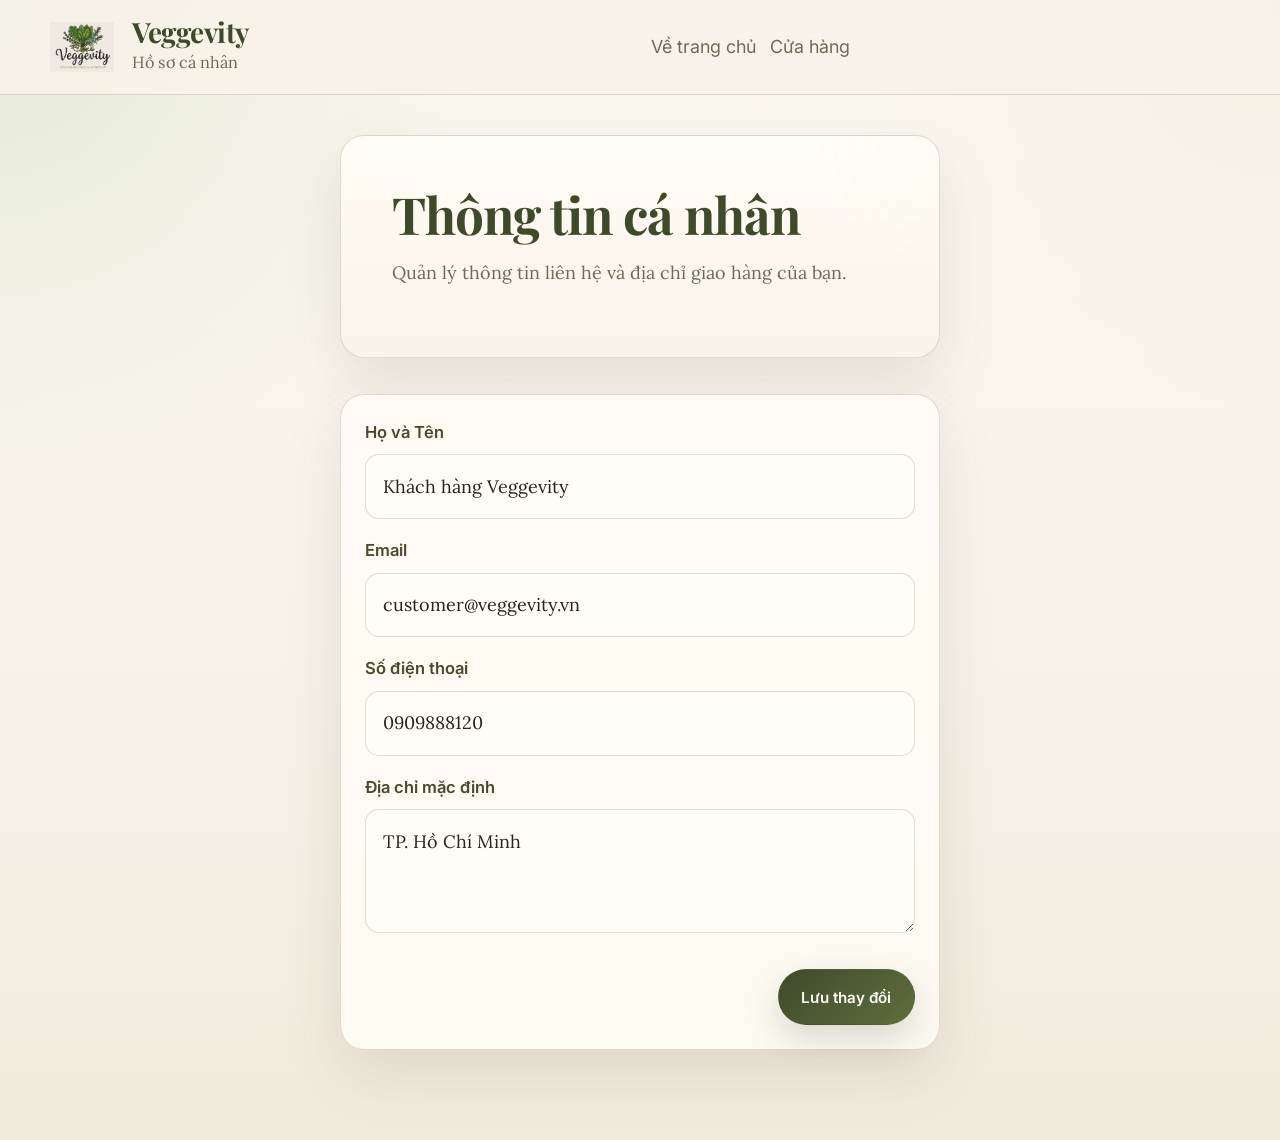
<file: profile.html>
<!DOCTYPE html>
<html lang="vi">
<head>
  <meta charset="UTF-8" />
  <meta name="viewport" content="width=device-width, initial-scale=1.0" />
  <title>Thông tin cá nhân | Veggevity</title>
  <link rel="preconnect" href="https://fonts.googleapis.com" />
  <link rel="preconnect" href="https://fonts.gstatic.com" crossorigin />
  <link
    href="https://fonts.googleapis.com/css2?family=Inter:wght@400;500;600;700&family=Lora:wght@400;500;600;700&family=Playfair+Display:wght@500;600;700&display=swap"
    rel="stylesheet"
  />
  <link rel="stylesheet" href="styles.css" />
  <style>
    .profile-layout {
      max-width: 600px;
      margin: 0 auto;
    }
  </style>
</head>
<body>
  <header>
    <nav class="site-nav">
      <div class="nav-inner">
        <a class="brand-mark" href="index.html">
          <img class="brand-logo" src="images/logo.png" alt="Logo Veggevity" />
          <div class="brand-text">
            <strong>Veggevity</strong>
            <span>Hồ sơ cá nhân</span>
          </div>
        </a>
        <div class="nav-links">
          <a href="index.html">Về trang chủ</a>
          <a href="shop.html">Cửa hàng</a>
        </div>
      </div>
    </nav>
    <section class="page-header" style="padding-bottom: 1rem;">
      <div class="page-header-inner" style="max-width: 600px; margin: 0 auto;">
        <h1>Thông tin cá nhân</h1>
        <p>Quản lý thông tin liên hệ và địa chỉ giao hàng của bạn.</p>
      </div>
    </section>
  </header>
  <main>
    <section style="padding-top: 1rem; padding-bottom: 5rem;">
      <div class="container profile-layout">
        <form id="profileForm" class="tool-panel">
          <div class="field">
            <label for="profileName">Họ và Tên</label>
            <input type="text" id="profileName" name="name" value="Khách hàng Veggevity" />
          </div>
          <div class="field">
            <label for="profileEmail">Email</label>
            <input type="email" id="profileEmail" name="email" value="customer@veggevity.vn" />
          </div>
          <div class="field">
            <label for="profilePhone">Số điện thoại</label>
            <input type="tel" id="profilePhone" name="phone" value="0909888120" />
          </div>
          <div class="field">
            <label for="profileAddress">Địa chỉ mặc định</label>
            <textarea id="profileAddress" name="address" rows="3">TP. Hồ Chí Minh</textarea>
          </div>

          <div style="margin-top: 2rem; display: flex; justify-content: flex-end;">
            <button type="button" class="button button-primary" onclick="alert('Đã lưu thông tin!')">Lưu thay đổi</button>
          </div>
        </form>
      </div>
    </section>
  </main>
  <script src="script.js"></script>
</body>
</html>
</file>
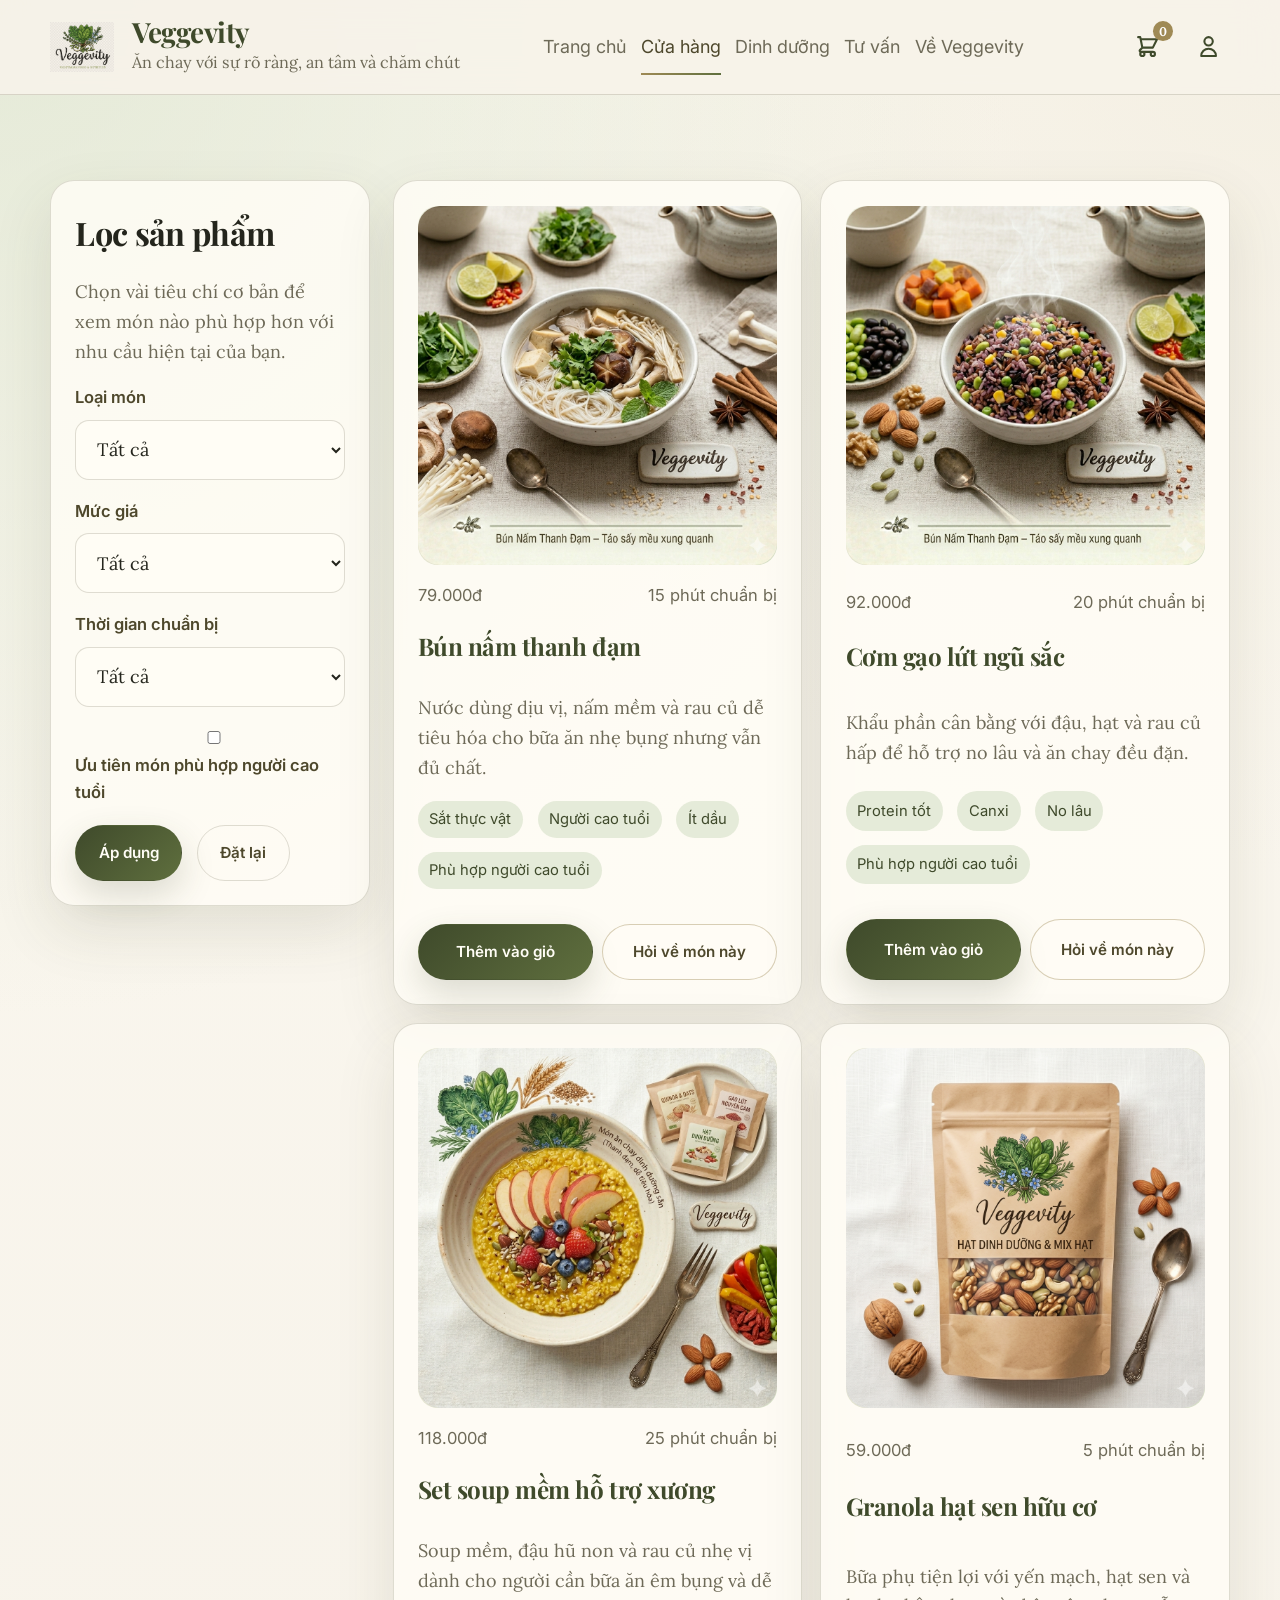
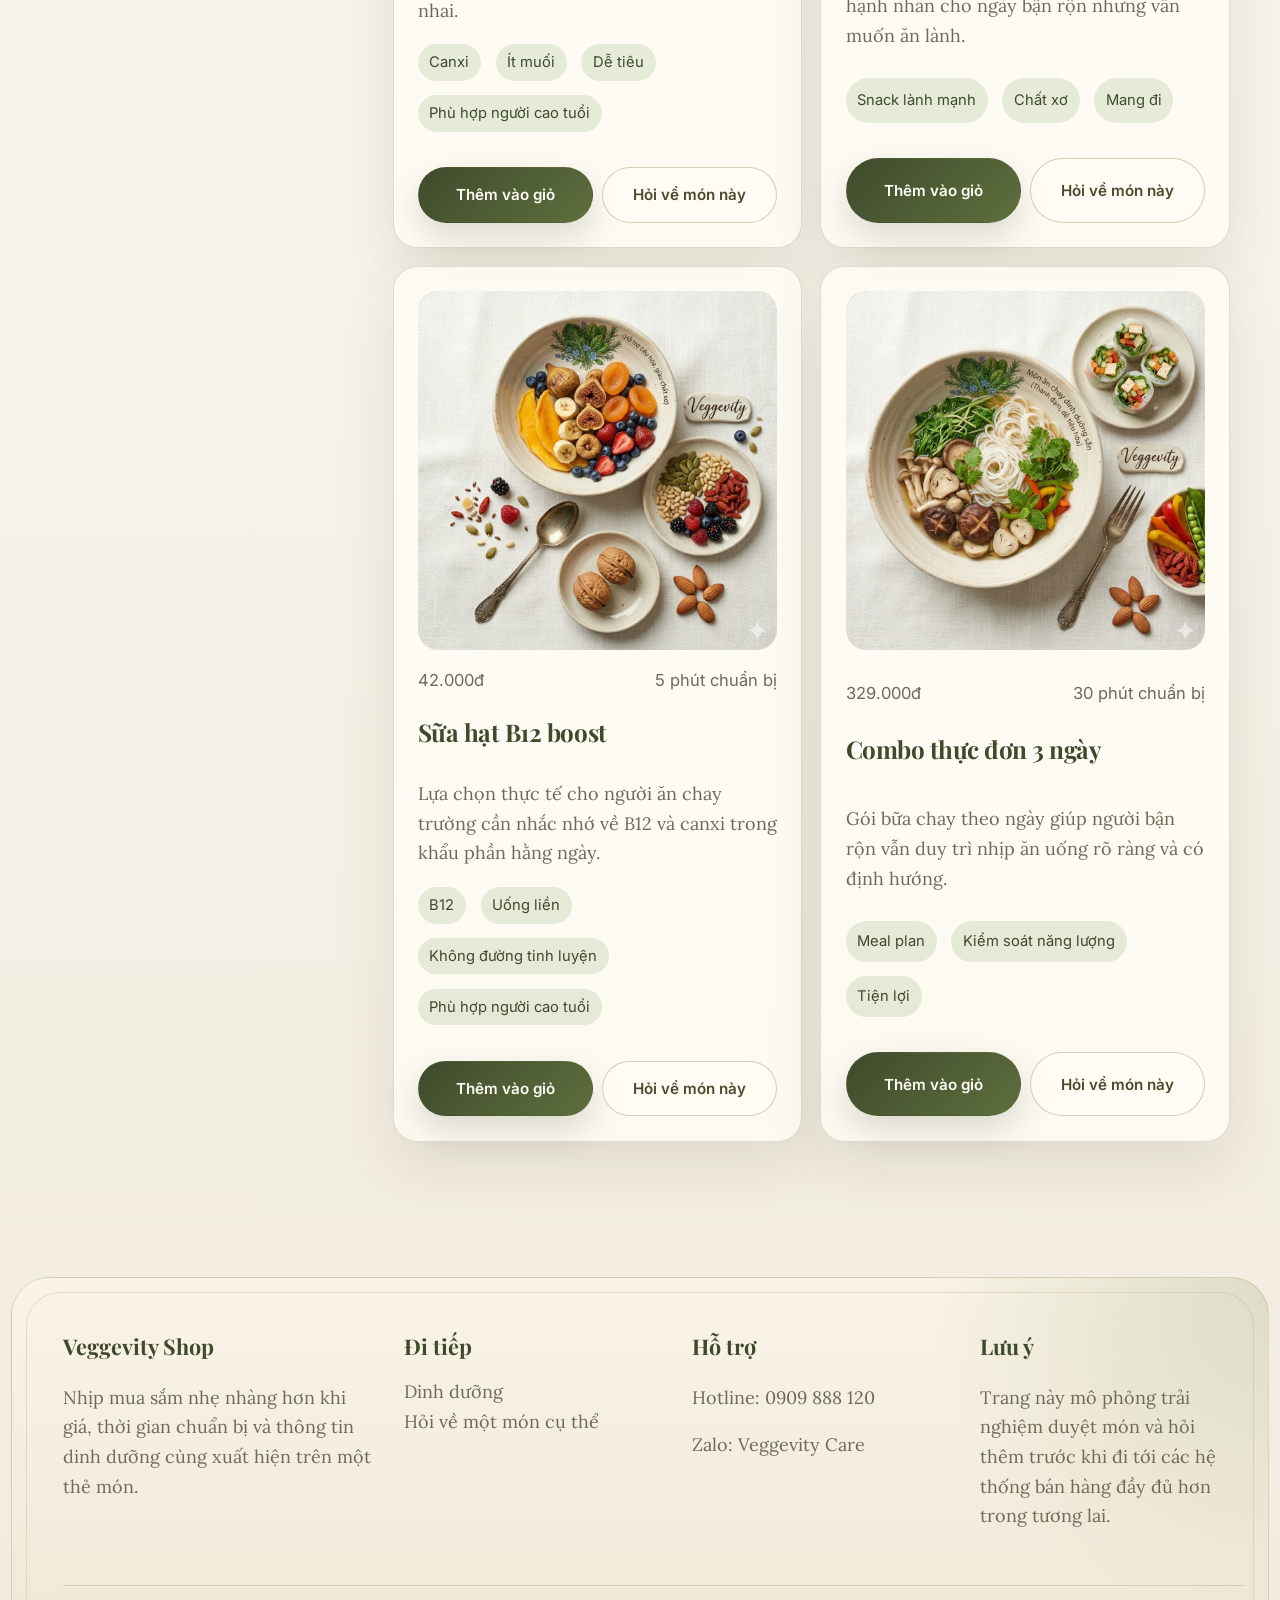
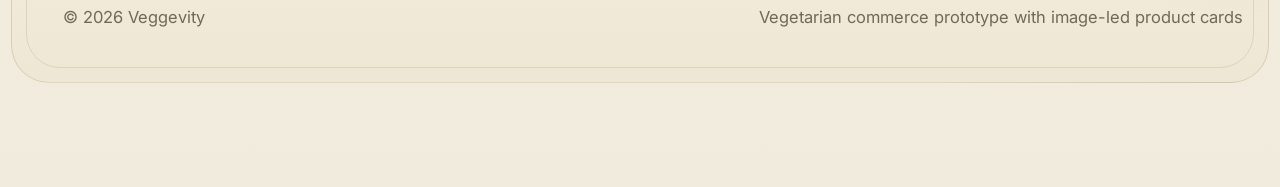
<file: shop.html>
<!DOCTYPE html>
<html lang="vi">
  <head>
    <meta charset="UTF-8" />
    <meta name="viewport" content="width=device-width, initial-scale=1.0" />
    <title>Cửa hàng | Veggevity</title>
    <meta name="description" content="Khám phá các món chay của Veggevity với bộ lọc theo loại món, mức giá, thời gian chuẩn bị và độ phù hợp cho người lớn tuổi." />
    <link rel="preconnect" href="https://fonts.googleapis.com" />
    <link rel="preconnect" href="https://fonts.gstatic.com" crossorigin />
    <link
      href="https://fonts.googleapis.com/css2?family=Inter:wght@400;500;600;700&family=Lora:wght@400;500;600;700&family=Playfair+Display:wght@500;600;700&display=swap"
      rel="stylesheet"
    />
    <link rel="stylesheet" href="styles.css" />
  </head>
  <body>
    <header>

      <nav class="site-nav">
        <div class="nav-inner">
          <a class="brand-mark" href="index.html">
            <img class="brand-logo" src="images/logo.png" alt="Logo Veggevity" />
            <div class="brand-text">
              <strong>Veggevity</strong>
              <span>Ăn chay với sự rõ ràng, an tâm và chăm chút</span>
            </div>
          </a>
          <div class="nav-links">
            <a href="index.html">Trang chủ</a>
            <a class="active" href="shop.html">Cửa hàng</a>
            <a href="nutrition.html">Dinh dưỡng</a>
            <a href="consultation.html">Tư vấn</a>
            <a href="about.html">Về Veggevity</a>
          </div>
          <div class="nav-actions">
            <button id="openCartBtn" class="nav-icon-btn">
              <svg width="24" height="24" fill="none" stroke="currentColor" stroke-width="2" viewBox="0 0 24 24"><path stroke-linecap="round" stroke-linejoin="round" d="M3 3h2l.4 2M7 13h10l4-8H5.4M7 13L5.4 5M7 13l-2.293 2.293c-.63.63-.184 1.707.707 1.707H17m0 0a2 2 0 100 4 2 2 0 000-4zm-8 2a2 2 0 11-4 0 2 2 0 014 0z"></path></svg>
              <span id="cartBadge" class="cart-count">0</span>
            </button>
            <div class="user-dropdown">
              <button class="nav-icon-btn user-btn">
                <svg width="24" height="24" fill="none" stroke="currentColor" stroke-width="2" viewBox="0 0 24 24"><path stroke-linecap="round" stroke-linejoin="round" d="M16 7a4 4 0 11-8 0 4 4 0 018 0zM12 14a7 7 0 00-7 7h14a7 7 0 00-7-7z"></path></svg>
              </button>
              <div class="dropdown-menu">
                <a href="myorder.html">Đơn hàng của tôi</a>
                <a href="profile.html">Thông tin cá nhân</a>
              </div>
            </div>
          </div>
        </div>
      </nav>
    </header>
    <main>
      <section>
        <div class="shop-layout">
          <aside class="filter-panel reveal">
            <strong class="display" style="font-size: 1.8rem">Lọc sản phẩm</strong>
            <p style="color: var(--muted)">Chọn vài tiêu chí cơ bản để xem món nào phù hợp hơn với nhu cầu hiện tại của bạn.</p>
            <form data-shop-filters>
              <div class="field">
                <label for="type">Loại món</label>
                <select id="type" name="type">
                  <option value="all">Tất cả</option>
                  <option value="meal">Bữa chính</option>
                  <option value="snack">Bữa phụ</option>
                  <option value="drink">Đồ uống</option>
                  <option value="combo">Combo</option>
                </select>
              </div>
              <div class="field">
                <label for="price">Mức giá</label>
                <select id="price" name="price">
                  <option value="all">Tất cả</option>
                  <option value="low">Dưới 60.000đ</option>
                  <option value="mid">60.000đ - 100.000đ</option>
                  <option value="high">Trên 100.000đ</option>
                </select>
              </div>
              <div class="field">
                <label for="prep">Thời gian chuẩn bị</label>
                <select id="prep" name="prep">
                  <option value="all">Tất cả</option>
                  <option value="fast">Dưới 15 phút</option>
                  <option value="medium">15 - 25 phút</option>
                  <option value="slow">Trên 25 phút</option>
                </select>
              </div>
              <div class="field">
                <label><input type="checkbox" name="senior" /> Ưu tiên món phù hợp người cao tuổi</label>
              </div>
              <div class="filter-row">
                <button class="button button-primary" type="submit">Áp dụng</button>
                <button class="button button-ghost" type="button" data-reset-filters>Đặt lại</button>
              </div>
            </form>
          </aside>
          <div>
            <div class="product-grid" data-product-grid="shop"></div>
          </div>
        </div>
      </section>
    </main>
    <footer class="footer">
      <div class="footer-shell">
        <div class="footer-grid">
          <div>
            <strong>Veggevity Shop</strong>
            <p>Nhịp mua sắm nhẹ nhàng hơn khi giá, thời gian chuẩn bị và thông tin dinh dưỡng cùng xuất hiện trên một thẻ món.</p>
          </div>
          <div>
            <strong>Đi tiếp</strong>
            <a href="nutrition.html">Dinh dưỡng</a><br />
            <a href="consultation.html">Hỏi về một món cụ thể</a>
          </div>
          <div>
            <strong>Hỗ trợ</strong>
            <p>Hotline: 0909 888 120</p>
            <p>Zalo: Veggevity Care</p>
          </div>
          <div>
            <strong>Lưu ý</strong>
            <p>Trang này mô phỏng trải nghiệm duyệt món và hỏi thêm trước khi đi tới các hệ thống bán hàng đầy đủ hơn trong tương lai.</p>
          </div>
        </div>
        <div class="footer-bottom">
          <span>© 2026 Veggevity</span>
          <span>Vegetarian commerce prototype with image-led product cards</span>
        </div>
      </div>
    </footer>

    <!-- Cart Overlay -->
    <div class="cart-overlay" id="cartOverlay">
      <div class="cart-panel">
        <div class="cart-header">
          <h2>Giỏ hàng của bạn</h2>
          <button class="cart-close" id="closeCartBtn">&times;</button>
        </div>
        <div class="cart-body" id="cartItemsContainer">
          <!-- Cart items will be rendered here -->
        </div>
        <div class="cart-footer">
          <div class="cart-total">
            <span>Tổng cộng:</span>
            <span id="cartTotalPrice">0đ</span>
          </div>
          <button class="button button-primary" style="width: 100%;" id="checkoutBtn">Thanh toán</button>
        </div>
      </div>
    </div>

    <script src="script.js"></script>
  </body>
</html>
</file>
<file: styles.css>
:root {
  --bg: #f7f3ea;
  --surface: #fffdf6;
  --surface-soft: #f3eee1;
  --surface-sage: #dde5cf;
  --ink: #24251c;
  --muted: #6e6a58;
  --line: rgba(78, 72, 44, 0.18);
  --line-strong: rgba(159, 138, 85, 0.4);
  --primary: #5f6f3e;
  --primary-deep: #3f4a2b;
  --primary-soft: #7d8f56;
  --accent: #9f8a55;
  --accent-deep: #4e482c;
  --shadow: 0 24px 60px rgba(78, 72, 44, 0.12);
  --radius-xl: 32px;
  --radius-lg: 24px;
  --radius-md: 18px;
  --radius-sm: 14px;
  --container: min(1180px, calc(100vw - 2rem));
}

* { box-sizing: border-box; }

html { scroll-behavior: smooth; font-size: 18px; }

body {
  margin: 0;
  color: var(--ink);
  font-family: "Lora", Georgia, serif;
  line-height: 1.65;
  background:
    radial-gradient(circle at top left, rgba(221, 229, 207, 0.75), transparent 28%),
    radial-gradient(circle at top right, rgba(243, 238, 225, 0.9), transparent 24%),
    linear-gradient(180deg, #fbf8f0 0%, var(--bg) 55%, #f1ebdd 100%);
}

img { max-width: 100%; display: block; }
a { color: inherit; text-decoration: none; }
button, input, select, textarea { font: inherit; }

.utility-inner,
.nav-inner,
.container,
.section-grid,
.page-header-inner,
.shop-layout,
.nutrition-layout,
.consult-layout,
.about-layout,
.contact-layout,
.footer-grid {
  width: var(--container);
  margin: 0 auto;
}

.utility-bar {
  border-bottom: 1px solid var(--line);
  background: rgba(255, 253, 246, 0.78);
}

.utility-inner,
.nav-inner,
.nav-links,
.hero-actions,
.path-grid,
.feature-list,
.chip-row,
.badge-row,
.tag-row,
.filter-row,
.contact-actions,
.form-grid,
.tab-row {
  display: flex;
  gap: 0.8rem;
  flex-wrap: wrap;
}

.utility-inner {
  justify-content: space-between;
  align-items: center;
  padding: 0.85rem 0;
  color: var(--muted);
  font-family: "Inter", system-ui, -apple-system, BlinkMacSystemFont, "Segoe UI", Arial, sans-serif;
  font-size: 0.92rem;
}

.utility-chip,
.pill,
.tag {
  display: inline-flex;
  align-items: center;
  gap: 0.45rem;
  padding: 0.42rem 0.78rem;
  border: 1px solid var(--line);
  border-radius: 999px;
  background: rgba(255, 253, 246, 0.88);
}

.site-nav {
  position: sticky;
  top: 0;
  z-index: 30;
  backdrop-filter: blur(16px);
  border-bottom: 1px solid var(--line);
  background: rgba(247, 243, 234, 0.88);
}

.nav-inner {
  display: flex;
  justify-content: space-between;
  align-items: center;
  gap: 1.25rem;
  padding: 1rem 0;
}

.brand-mark {
  display: inline-flex;
  align-items: center;
  gap: 0.95rem;
  min-width: 0;
}

.brand-logo {
  height: 2.75rem;
  width: auto;
  object-fit: contain;
  transition: transform 180ms ease;
  mix-blend-mode: multiply;
}

.brand-text strong,
h1,
h2,
h3,
.display,
.feature-item strong,
.product-card strong,
.article-card strong,
.quote strong,
.team-card strong,
.contact-card strong,
.suggestion-card strong,
.history-item strong {
  font-family: "Playfair Display", Georgia, serif;
  letter-spacing: -0.02em;
}

.brand-text strong {
  display: block;
  font-size: clamp(1.55rem, 2vw, 2rem);
  line-height: 1;
  color: var(--primary-deep);
}

.brand-text span {
  display: block;
  margin-top: 0.18rem;
  color: var(--muted);
  font-size: 0.9rem;
}

.nav-links {
  align-items: center;
  justify-content: center;
  flex: 1 1 auto;
  font-family: "Inter", system-ui, sans-serif;
}

.nav-links a {
  position: relative;
  color: var(--muted);
  padding: 0.3rem 0;
}

.nav-links a:hover,
.nav-links a.active {
  color: var(--accent-deep);
}

.nav-links a:hover::after,
.nav-links a.active::after {
  content: "";
  position: absolute;
  left: 0;
  right: 0;
  bottom: -0.45rem;
  height: 2px;
  background: linear-gradient(90deg, var(--accent), var(--primary));
}

.button,
.nav-cta {
  display: inline-flex;
  justify-content: center;
  align-items: center;
  min-height: 3rem;
  padding: 0.8rem 1.25rem;
  border-radius: 999px;
  border: 1px solid transparent;
  cursor: pointer;
  transition: transform 180ms ease, background 180ms ease, border-color 180ms ease, color 180ms ease;
  font-family: "Inter", system-ui, sans-serif;
  font-size: 15.2px;
  font-weight: 600;
}

.button:hover,
.nav-cta:hover { transform: translateY(-1px); }

.button-primary,
.nav-cta {
  background: linear-gradient(135deg, var(--primary-deep), var(--primary));
  color: #fffdf6;
  box-shadow: 0 14px 34px rgba(63, 74, 43, 0.18);
}

.button-secondary {
  border-color: var(--line-strong);
  background: rgba(255, 253, 246, 0.7);
  color: var(--accent-deep);
}

.button-ghost {
  border-color: var(--line);
  background: transparent;
  color: var(--accent-deep);
}

.hero {
  padding: 1.5rem 0 0;
}

.hero-shell {
  width: min(1320px, calc(100vw - 1.25rem));
  margin: 0 auto;
  padding: clamp(2rem, 4vw, 4rem);
  border: 1px solid var(--line-strong);
  border-radius: 38px;
  background:
    linear-gradient(135deg, rgba(255, 253, 246, 0.95), rgba(255, 249, 238, 0.9)),
    radial-gradient(circle at top right, rgba(221, 229, 207, 0.6), transparent 26%);
  box-shadow: var(--shadow);
  position: relative;
  overflow: hidden;
}

.hero-shell::before,
.footer-shell::before {
  content: "";
  position: absolute;
  inset: 14px;
  border: 1px solid rgba(159, 138, 85, 0.22);
  border-radius: calc(var(--radius-xl) + 2px);
  pointer-events: none;
}

.hero-grid {
  display: grid;
  grid-template-columns: 1.05fr 0.95fr;
  gap: 2rem;
  align-items: center;
}

.hero-copy h1 {
  margin: 0 0 1.1rem;
  font-size: clamp(3rem, 7vw, 5.85rem);
  line-height: 0.93;
  color: var(--primary-deep);
  max-width: 9ch;
}

.hero-copy p {
  max-width: 34rem;
  font-size: 1.08rem;
  color: var(--muted);
  margin: 0 0 1.25rem;
}

.eyebrow {
  display: inline-block;
  margin-bottom: 0.85rem;
  color: var(--accent);
  font-family: "Inter", system-ui, sans-serif;
  font-size: 0.82rem;
  letter-spacing: 0.14em;
  text-transform: uppercase;
}

.hero-visual {
  position: relative;
  min-height: 32rem;
  padding: 1rem 0 1rem 2rem;
}

.hero-photo-frame,
.story-frame,
.visual-block,
.logo-panel {
  position: relative;
  overflow: hidden;
  border-radius: var(--radius-xl);
  border: 1px solid var(--line-strong);
  background: linear-gradient(180deg, rgba(255, 253, 246, 0.92), rgba(243, 238, 225, 0.95));
  box-shadow: var(--shadow);
}

.hero-photo-frame {
  min-height: 31rem;
  padding: 1rem;
}

.hero-photo-frame::before,
.story-frame::before,
.visual-block::before,
.logo-panel::before {
  content: "";
  position: absolute;
  inset: 12px;
  border: 1px solid rgba(159, 138, 85, 0.18);
  border-radius: calc(var(--radius-xl) - 6px);
  pointer-events: none;
}

.hero-photo-frame img,
.story-frame img,
.logo-panel img,
.product-media img,
.article-image img,
.visual-block img {
  width: 100%;
  height: 100%;
  object-fit: cover;
  border-radius: calc(var(--radius-xl) - 10px);
}

.hero-note {
  position: absolute;
  padding: 1rem 1.05rem;
  max-width: 15rem;
  border-radius: var(--radius-md);
  border: 1px solid var(--line);
  background: rgba(255, 253, 246, 0.92);
  box-shadow: var(--shadow);
}

.hero-note.top { top: 1.5rem; left: 0; }
.hero-note.bottom { right: 0; bottom: 1rem; }

.hero-note strong {
  display: block;
  margin-bottom: 0.35rem;
  color: var(--primary-deep);
  font-family: "Playfair Display", Georgia, serif;
  font-size: 1.2rem;
}

.hero-list {
  margin: 1.4rem 0 0;
  padding: 0;
  list-style: none;
  display: grid;
  gap: 0.7rem;
}

.hero-list li {
  display: flex;
  gap: 0.75rem;
  align-items: start;
  color: var(--accent-deep);
}

.hero-list li::before {
  content: "✦";
  color: var(--accent);
  margin-top: 0.05rem;
}

main section,
.page-header,
.footer { padding: 4.75rem 0; }

.section-grid {
  display: grid;
  grid-template-columns: repeat(12, minmax(0, 1fr));
  gap: 1.25rem;
  align-items: start;
}

.section-grid.stacked {
  grid-template-columns: 1fr;
  gap: 2.5rem;
}

.section-copy { grid-column: span 5; }
.section-aside { grid-column: span 7; }
.story-frame { grid-column: span 7; }

.section-grid.stacked .section-copy { grid-column: auto; max-width: 800px; }
.section-grid.stacked .section-aside { grid-column: auto; }

.section-badge {
  display: inline-flex;
  margin-bottom: 0.95rem;
  padding: 0.42rem 0.78rem;
  border-radius: 999px;
  border: 1px solid var(--line);
  background: rgba(221, 229, 207, 0.5);
  color: var(--accent-deep);
  font-family: "Inter", system-ui, sans-serif;
  font-size: 0.84rem;
  font-weight: 600;
}

.section-copy h2,
.page-header h1 {
  margin: 0 0 1rem;
  font-size: clamp(2.25rem, 4vw, 4rem);
  line-height: 1.02;
  color: var(--primary-deep);
}

.section-copy p,
.page-header p { color: var(--muted); max-width: 38rem; }

.path-grid,
.feature-list,
.product-grid,
.article-grid,
.quote-grid,
.team-grid,
.contact-grid,
.suggestion-grid {
  display: grid;
  gap: 1rem;
}

.path-grid,
.feature-list,
.product-grid,
.article-grid,
.quote-grid,
.contact-grid { grid-template-columns: repeat(3, minmax(0, 1fr)); }

.team-grid { grid-template-columns: repeat(3, minmax(0, 1fr)); }
.suggestion-grid { grid-template-columns: repeat(3, minmax(0, 1fr)); }

.path-card,
.feature-item,
.tool-panel,
.product-card,
.article-card,
.quote,
.team-card,
.contact-card,
.history-item,
.filter-panel,
.nutrition-panel,
.consult-panel,
.contact-panel,
.suggestion-card,
.page-header-inner {
  border: 1px solid var(--line);
  border-radius: var(--radius-lg);
  background: rgba(255, 253, 246, 0.82);
  box-shadow: var(--shadow);
}

.path-card,
.feature-item,
.tool-panel,
.product-card,
.article-card,
.quote,
.team-card,
.contact-card,
.history-item,
.filter-panel,
.nutrition-panel,
.consult-panel,
.contact-panel,
.suggestion-card {
  padding: 1.35rem;
}

.path-card strong,
.feature-item strong,
.product-card strong,
.article-card strong,
.quote strong,
.team-card strong,
.contact-card strong,
.suggestion-card strong,
.history-item strong {
  display: block;
  margin-bottom: 0.55rem;
  font-size: 1.35rem;
  color: var(--primary-deep);
}

.path-card p,
.feature-item p,
.product-card p,
.article-card p,
.quote p,
.team-card p,
.contact-card p,
.suggestion-card p,
.history-item p {
  margin: 0;
  color: var(--muted);
}

.story-frame {
  min-height: 30rem;
  padding: 1rem;
}

.story-frame figcaption {
  position: absolute;
  left: 2rem;
  right: 2rem;
  bottom: 1.8rem;
  padding: 1rem 1.1rem;
  border-radius: var(--radius-md);
  background: rgba(255, 253, 246, 0.92);
  border: 1px solid var(--line);
  color: var(--accent-deep);
}

.product-grid[data-product-grid="shop"] { grid-template-columns: repeat(2, minmax(0, 1fr)); }

.product-card {
  display: grid;
  gap: 0.95rem;
}

.product-media {
  position: relative;
  aspect-ratio: 1 / 1;
  overflow: hidden;
  border-radius: 20px;
  background:
    radial-gradient(circle at top left, rgba(221, 229, 207, 0.6), transparent 28%),
    linear-gradient(135deg, #f2eada, #d7e0c7);
}

.product-media.is-fallback::after,
.article-image.is-fallback::after,
.visual-block.is-fallback::after {
  content: "Veggevity";
  position: absolute;
  inset: auto 1rem 1rem auto;
  padding: 0.38rem 0.7rem;
  border-radius: 999px;
  background: rgba(255, 253, 246, 0.82);
  color: var(--accent-deep);
  font-family: "Inter", system-ui, sans-serif;
  font-size: 0.78rem;
  letter-spacing: 0.08em;
  text-transform: uppercase;
}

.product-topline,
.product-meta,
.article-meta,
.footer-meta {
  color: var(--muted);
  font-family: "Inter", system-ui, sans-serif;
  font-size: 0.92rem;
}

.product-topline {
  display: flex;
  justify-content: space-between;
  gap: 0.75rem;
  align-items: center;
}

.badge-row { margin-top: 0.1rem; }

.badge {
  display: inline-flex;
  align-items: center;
  padding: 0.34rem 0.65rem;
  border-radius: 999px;
  background: rgba(221, 229, 207, 0.72);
  color: var(--primary-deep);
  font-family: "Inter", system-ui, sans-serif;
  font-size: 0.82rem;
}

.article-card { display: grid; gap: 0.8rem; }

.article-image {
  aspect-ratio: 4 / 3;
  overflow: hidden;
  border-radius: 20px;
  background:
    radial-gradient(circle at top left, rgba(243, 238, 225, 0.88), transparent 28%),
    linear-gradient(135deg, #ddd8c8, #bfc8a8);
}

.quote em {
  display: inline-block;
  margin-top: 0.9rem;
  color: var(--accent);
  font-style: normal;
  font-family: "Inter", system-ui, sans-serif;
  font-size: 0.88rem;
}

.page-header {
  padding-top: 2.25rem;
}

.page-header-inner {
  padding: clamp(2rem, 4vw, 3.1rem);
  background:
    linear-gradient(180deg, rgba(255, 253, 246, 0.92), rgba(248, 243, 232, 0.84)),
    radial-gradient(circle at top right, rgba(221, 229, 207, 0.48), transparent 22%);
}

.page-header .eyebrow { margin-bottom: 1rem; }

.shop-layout,
.nutrition-layout,
.consult-layout,
.about-layout {
  display: grid;
  gap: 1.25rem;
  align-items: start;
}

.contact-layout {
  display: flex;
  justify-content: center;
}
.contact-layout .contact-panel {
  width: 100%;
  max-width: 600px;
}

.shop-layout { grid-template-columns: 320px 1fr; }
.nutrition-layout,
.consult-layout,
.about-layout { grid-template-columns: 1.08fr 0.92fr; }

.field {
  display: grid;
  gap: 0.45rem;
  margin-bottom: 1rem;
}

.field label {
  color: var(--accent-deep);
  font-family: "Inter", system-ui, sans-serif;
  font-size: 0.92rem;
  font-weight: 600;
}

.field input,
.field select,
.field textarea {
  width: 100%;
  border-radius: var(--radius-sm);
  border: 1px solid var(--line);
  background: rgba(255, 253, 246, 0.92);
  color: var(--ink);
  padding: 0.92rem 0.95rem;
}

.field textarea { resize: vertical; }

.tool-output,
.history-list {
  display: grid;
  gap: 0.8rem;
}

.tool-output.hidden,
.chatbot-response.hidden,
.history-list.hidden { display: none; }

.result-grid {
  display: grid;
  grid-template-columns: repeat(2, minmax(0, 1fr));
  gap: 0.8rem;
}

.result-box {
  padding: 0.95rem;
  border-radius: var(--radius-md);
  background: rgba(221, 229, 207, 0.4);
  border: 1px solid rgba(95, 111, 62, 0.1);
}

.result-box span {
  display: block;
  color: var(--muted);
  font-family: "Inter", system-ui, sans-serif;
  font-size: 0.84rem;
}

.tab {
  padding: 0.72rem 1rem;
  border-radius: 999px;
  border: 1px solid var(--line);
  background: rgba(255, 253, 246, 0.85);
  color: var(--accent-deep);
  cursor: pointer;
  font-family: "Inter", system-ui, sans-serif;
  font-weight: 600;
}

.tab.active {
  border-color: transparent;
  background: linear-gradient(135deg, var(--primary-deep), var(--primary));
  color: #fffdf6;
}

.chatbot-response {
  margin-top: 1rem;
  padding: 1rem;
  border-radius: var(--radius-md);
  border: 1px solid var(--line);
  background: rgba(221, 229, 207, 0.42);
}

.chatbot-response strong {
  display: block;
  margin-bottom: 0.4rem;
  color: var(--primary-deep);
}

.history-item { padding: 1rem 1.05rem; }

.history-item .article-meta {
  display: block;
  margin: 0.35rem 0 0.6rem;
}

.visual-block {
  min-height: 24rem;
  padding: 1rem;
}

.visual-block img { min-height: 100%; }

.logo-panel {
  min-height: 24rem;
  padding: 1rem;
}

.disclaimer,
.note-box {
  padding: 1rem 1.05rem;
  border-left: 3px solid var(--accent);
  border-radius: var(--radius-sm);
  background: rgba(243, 238, 225, 0.85);
  color: var(--muted);
}

.cta-band {
  display: grid;
  grid-template-columns: 1fr auto;
  gap: 1rem;
  align-items: center;
  padding: clamp(1.6rem, 4vw, 2.8rem);
  border-radius: 32px;
  border: 1px solid rgba(159, 138, 85, 0.28);
  background:
    radial-gradient(circle at left center, rgba(221, 229, 207, 0.25), transparent 24%),
    linear-gradient(135deg, var(--primary-deep), var(--primary));
  color: #fffdf6;
  box-shadow: var(--shadow);
}

.cta-band .display,
.cta-band p { color: inherit; margin: 0; }

.footer { padding-top: 2.75rem; }

.footer-shell {
  position: relative;
  width: min(1320px, calc(100vw - 1.25rem));
  margin: 0 auto 1rem;
  padding: clamp(2rem, 4vw, 3rem);
  border-radius: 38px;
  overflow: hidden;
  border: 1px solid rgba(159, 138, 85, 0.28);
  background:
    radial-gradient(circle at top right, rgba(125, 143, 86, 0.22), transparent 26%),
    linear-gradient(180deg, #f9f4e7 0%, #efe7d5 100%);
}

.footer-grid {
  display: grid;
  grid-template-columns: 1.2fr repeat(3, 1fr);
  gap: 1.4rem;
}

.footer-grid strong {
  display: block;
  margin-bottom: 0.7rem;
  color: var(--primary-deep);
  font-family: "Playfair Display", Georgia, serif;
  font-size: 1.2rem;
}

.footer-grid a,
.footer-grid p { color: var(--muted); }

.footer-bottom {
  width: var(--container);
  margin: 2rem auto 0;
  padding-top: 1rem;
  border-top: 1px solid var(--line);
  color: var(--muted);
  display: flex;
  justify-content: space-between;
  gap: 1rem;
  flex-wrap: wrap;
  font-family: "Inter", system-ui, sans-serif;
  font-size: 0.92rem;
}

.reveal {
  opacity: 0;
  transform: translateY(20px);
  transition: opacity 500ms ease, transform 500ms ease;
}

.reveal.visible {
  opacity: 1;
  transform: translateY(0);
}

@media (prefers-reduced-motion: reduce) {
  html { scroll-behavior: auto; }
  .reveal,
  .button,
  .nav-cta { transition: none; }
}

@media (max-width: 1080px) {
  .hero-grid,
  .shop-layout,
  .nutrition-layout,
  .consult-layout,
  .about-layout,
  .contact-layout,
  .footer-grid,
  .cta-band,
  .section-grid {
    grid-template-columns: 1fr;
  }

  .section-copy,
  .section-aside { grid-column: auto; }

  .nav-inner { flex-wrap: wrap; }

  .path-grid,
  .feature-list,
  .quote-grid,
  .team-grid,
  .contact-grid,
  .suggestion-grid,
  .product-grid,
  .article-grid,
  .product-grid[data-product-grid="shop"] {
    grid-template-columns: repeat(2, minmax(0, 1fr));
  }

  .hero-copy h1 { max-width: none; }
  .hero-visual { padding-left: 0; }
}

@media (max-width: 720px) {
  .path-grid,
  .feature-list,
  .quote-grid,
  .team-grid,
  .contact-grid,
  .suggestion-grid,
  .product-grid,
  .article-grid,
  .product-grid[data-product-grid="shop"],
  .result-grid {
    grid-template-columns: 1fr;
  }

  .button,
  .nav-cta { width: 100%; }

  .brand-mark {
    width: 100%;
    justify-content: center;
  }

  .nav-links { justify-content: flex-start; }

  .hero-shell,
  .footer-shell { width: min(1320px, calc(100vw - 1rem)); }

  main section,
  .page-header,
  .footer { padding: 4rem 0; }
}

.brand-center {
  padding: 1rem 0 0.2rem;
}

.brand-center-inner {
  width: min(760px, calc(100vw - 2rem));
  margin: 0 auto;
  padding: 1.25rem 1.25rem 0;
  text-align: center;
}

.brand-center-link {
  display: inline-flex;
  justify-content: center;
  background: transparent;
}

.brand-center-frame {
  display: inline-flex;
  align-items: center;
  justify-content: center;
  padding: 0;
  border-radius: 0;
  background: transparent;
}

.brand-center-logo {
  width: min(100%, 420px);
  max-width: 100%;
  height: auto;
  object-fit: contain;
  margin: 0 auto;
  mix-blend-mode: multiply;
}

.brand-center-logo.logo-cleaned,
.brand-logo.logo-cleaned {
  background: transparent;
}

.brand-center-inner p {
  max-width: 30rem;
  margin: 0.7rem auto 0;
  color: var(--muted);
  font-size: 0.96rem;
}

.meal-slider-section {
  padding-top: 0.85rem;
}

.meal-slider-header {
  display: flex;
  align-items: end;
  justify-content: space-between;
  gap: 1rem;
  margin-bottom: 1.25rem;
}

.meal-slider-title {
  display: inline-flex;
  align-items: center;
  gap: 0.7rem;
}

.meal-slider-icon {
  display: inline-flex;
  align-items: center;
  justify-content: center;
  width: 2rem;
  height: 2rem;
  border: 1px solid var(--line);
  border-radius: 999px;
  background: rgba(255, 253, 246, 0.92);
  color: var(--accent-deep);
}

.meal-slider-icon svg {
  width: 1rem;
  height: 1rem;
}

.meal-slider-title h2 {
  margin: 0;
  color: var(--primary-deep);
  font-size: clamp(1.8rem, 3.5vw, 2.6rem);
  text-transform: lowercase;
}

.meal-slider-controls {
  display: inline-flex;
  gap: 0.5rem;
}

.meal-slider-butto.nav-cta {
  display: inline-flex;
  align-items: center;
  justify-content: center;
  padding: 0.65rem 1.4rem;
  border-radius: 999px;
  background: var(--primary);
  color: white;
  text-decoration: none;
  font-family: "Inter", system-ui, sans-serif;
  font-weight: 500;
  font-size: 0.95rem;
  transition: background-color 180ms ease, transform 180ms ease;
  white-space: nowrap;
}

.nav-cta:hover {
  background: var(--primary-deep);
  transform: translateY(-1px);
}

.nav-actions {
  display: flex;
  align-items: center;
  gap: 1rem;
  margin-left: 1rem;
}

.nav-icon-btn {
  background: transparent;
  border: none;
  color: var(--primary-deep);
  cursor: pointer;
  position: relative;
  display: inline-flex;
  align-items: center;
  justify-content: center;
  padding: 0.5rem;
  border-radius: 50%;
  transition: background-color 180ms ease, transform 180ms ease;
}

.nav-icon-btn:hover {
  background: rgba(95, 111, 62, 0.1);
  transform: translateY(-1px);
}

.nav-icon-btn svg {
  width: 1.4rem;
  height: 1.4rem;
}

.cart-count {
  position: absolute;
  top: 0;
  right: 0;
  background: var(--accent);
  color: white;
  font-size: 0.7rem;
  font-weight: bold;
  width: 1.1rem;
  height: 1.1rem;
  display: flex;
  align-items: center;
  justify-content: center;
  border-radius: 50%;
  transform: translate(20%, -20%);
  pointer-events: none;
}

.user-dropdown {
  position: relative;
}

.dropdown-menu {
  position: absolute;
  top: 100%;
  right: 0;
  margin-top: 0.5rem;
  background: var(--surface);
  border: 1px solid var(--line);
  border-radius: var(--radius-sm);
  box-shadow: 0 4px 12px rgba(0,0,0,0.08);
  min-width: 200px;
  display: flex;
  flex-direction: column;
  opacity: 0;
  visibility: hidden;
  transform: translateY(10px);
  transition: all 180ms ease;
  z-index: 100;
  overflow: hidden;
}

.user-dropdown:hover .dropdown-menu {
  opacity: 1;
  visibility: visible;
  transform: translateY(0);
}

.dropdown-menu a {
  padding: 0.75rem 1.25rem;
  color: var(--primary-deep);
  text-decoration: none;
  font-family: "Inter", system-ui, sans-serif;
  font-weight: 500;
  font-size: 0.95rem;
  border-bottom: 1px solid var(--line);
  transition: background-color 180ms ease;
}

.dropdown-menu a:last-child {
  border-bottom: none;
}

.dropdown-menu a:hover {
  background: var(--surface-sage);
}

.meal-slider-button {
  display: inline-flex;
  align-items: center;
  justify-content: center;
  width: 2.6rem;
  height: 2.6rem;
  padding: 0;
  border: 1px solid var(--line);
  border-radius: 999px;
  background: rgba(255, 253, 246, 0.92);
  color: var(--accent-deep);
  cursor: pointer;
  font-family: "Inter", system-ui, sans-serif;
  font-size: 1.25rem;
  line-height: 1;
  transition: transform 180ms ease, border-color 180ms ease, background-color 180ms ease;
}

.meal-slider-button:hover {
  transform: translateY(-1px);
  border-color: rgba(159, 138, 85, 0.38);
  background-color: rgba(255, 253, 246, 0.98);
}

.meal-slider {
  position: relative;
}

.meal-track {
  display: flex;
  gap: 1rem;
  overflow-x: auto;
  padding: 0.1rem 0.1rem 0.65rem;
  scroll-snap-type: x mandatory;
  scrollbar-width: none;
  -ms-overflow-style: none;
}

.meal-track.is-paused {
  scroll-behavior: auto;
}

.meal-track::-webkit-scrollbar {
  display: none;
}

.meal-card {
  flex: 0 0 calc((100% - 4rem) / 5);
  min-width: 180px;
  display: grid;
  gap: 0.7rem;
  padding: 0.7rem;
  border-radius: 20px;
  border: 1px solid rgba(78, 72, 44, 0.14);
  background: rgba(255, 253, 246, 0.88);
  scroll-snap-align: start;
  transition: transform 180ms ease, border-color 180ms ease, background-color 180ms ease;
}

.meal-card:hover {
  transform: translateY(-2px);
  border-color: rgba(159, 138, 85, 0.38);
  background-color: rgba(255, 253, 246, 0.98);
}

.meal-card-media {
  overflow: hidden;
  border-radius: 16px;
  aspect-ratio: 1 / 1;
  border: 1px solid rgba(78, 72, 44, 0.1);
  background: #efe7d7;
}

.meal-card img {
  width: 100%;
  height: 100%;
  object-fit: cover;
}

.meal-card-label {
  display: block;
  text-align: center;
  color: var(--accent-deep);
  font-family: "Inter", system-ui, sans-serif;
  font-size: 0.74rem;
  font-weight: 700;
  letter-spacing: 0.16em;
  text-transform: uppercase;
}

@media (max-width: 1080px) {
  .meal-card {
    flex-basis: calc((100% - 2rem) / 3);
  }
}

@media (max-width: 720px) {
  .brand-center-inner {
    width: min(820px, calc(100vw - 1rem));
    padding-left: 1rem;
    padding-right: 1rem;
  }

  .brand-center-frame {
    border-radius: 20px;
  }

  .brand-center-logo {
    width: min(100%, 300px);
  }

  .meal-slider-header {
    align-items: start;
    flex-direction: column;
  }

  .meal-card {
    flex-basis: calc((100% - 1rem) / 2);
  }
}

@media (max-width: 560px) {
  .brand-center-logo {
    width: min(100%, 220px);
  }

  .meal-slider-title h2 {
    font-size: 1.6rem;
  }

  .meal-card {
    flex-basis: 72%;
  }
}

/* Cart Styles */
.cart-overlay {
  position: fixed;
  top: 0;
  left: 0;
  width: 100vw;
  height: 100vh;
  background: rgba(36, 37, 28, 0.4);
  backdrop-filter: blur(4px);
  z-index: 100;
  display: flex;
  justify-content: flex-end;
  opacity: 0;
  pointer-events: none;
  transition: opacity 300ms ease;
}

.cart-overlay.open {
  opacity: 1;
  pointer-events: auto;
}

.cart-panel {
  width: 100%;
  max-width: 400px;
  background: var(--surface);
  height: 100%;
  box-shadow: var(--shadow);
  transform: translateX(100%);
  transition: transform 300ms ease;
  display: flex;
  flex-direction: column;
}

.cart-overlay.open .cart-panel {
  transform: translateX(0);
}

.cart-header {
  padding: 1.25rem;
  border-bottom: 1px solid var(--line);
  display: flex;
  justify-content: space-between;
  align-items: center;
}

.cart-header h2 {
  margin: 0;
  font-size: 1.5rem;
  color: var(--primary-deep);
}

.cart-close {
  background: transparent;
  border: none;
  font-size: 1.5rem;
  cursor: pointer;
  color: var(--muted);
}

.cart-body {
  flex: 1;
  overflow-y: auto;
  padding: 1.25rem;
}

.cart-item {
  display: flex;
  gap: 1rem;
  margin-bottom: 1rem;
  padding-bottom: 1rem;
  border-bottom: 1px solid var(--line);
}

.cart-item img {
  width: 60px;
  height: 60px;
  border-radius: 8px;
  object-fit: cover;
}

.cart-item-info {
  flex: 1;
}

.cart-item-info strong {
  display: block;
  font-family: "Inter", sans-serif;
  font-size: 0.95rem;
  color: var(--ink);
}

.cart-item-price {
  color: var(--accent);
  font-size: 0.9rem;
}

.cart-item-controls {
  display: flex;
  align-items: center;
  gap: 0.5rem;
  margin-top: 0.5rem;
}

.cart-item-controls button {
  background: var(--surface-soft);
  border: 1px solid var(--line);
  border-radius: 4px;
  width: 24px;
  height: 24px;
  cursor: pointer;
  display: flex;
  align-items: center;
  justify-content: center;
}

.cart-footer {
  padding: 1.25rem;
  border-top: 1px solid var(--line);
  background: var(--surface-soft);
}

.cart-total {
  display: flex;
  justify-content: space-between;
  margin-bottom: 1rem;
  font-weight: 600;
  font-size: 1.1rem;
  color: var(--primary-deep);
}

.nav-cart-btn {
  position: relative;
  background: transparent;
  border: none;
  cursor: pointer;
  padding: 0.5rem;
  color: var(--muted);
}

.nav-cart-btn .cart-badge {
  position: absolute;
  top: 0;
  right: 0;
  background: var(--accent);
  color: white;
  border-radius: 999px;
  font-size: 0.7rem;
  padding: 0.1rem 0.4rem;
  font-weight: bold;
}

/* Admin Styles */
.admin-layout {
  display: grid;
  grid-template-columns: 250px 1fr;
  gap: 1.5rem;
}

.admin-sidebar {
  border-right: 1px solid var(--line);
  padding-right: 1rem;
}

.admin-nav {
  display: flex;
  flex-direction: column;
  gap: 0.5rem;
}

.admin-nav button {
  text-align: left;
  padding: 0.75rem 1rem;
  background: transparent;
  border: 1px solid transparent;
  border-radius: var(--radius-sm);
  cursor: pointer;
  font-weight: 500;
  color: var(--muted);
}

.admin-nav button.active, .admin-nav button:hover {
  background: var(--surface-sage);
  color: var(--primary-deep);
}

.admin-content h2 {
  margin-top: 0;
}

.admin-table {
  width: 100%;
  border-collapse: collapse;
  margin-top: 1rem;
}

.admin-table th, .admin-table td {
  padding: 0.75rem;
  border-bottom: 1px solid var(--line);
  text-align: left;
}

.admin-table th {
  font-family: "Inter", sans-serif;
  color: var(--primary-deep);
  background: var(--surface-soft);
}

.admin-section {
  display: none;
}
.admin-section.active {
  display: block;
}
</file>
